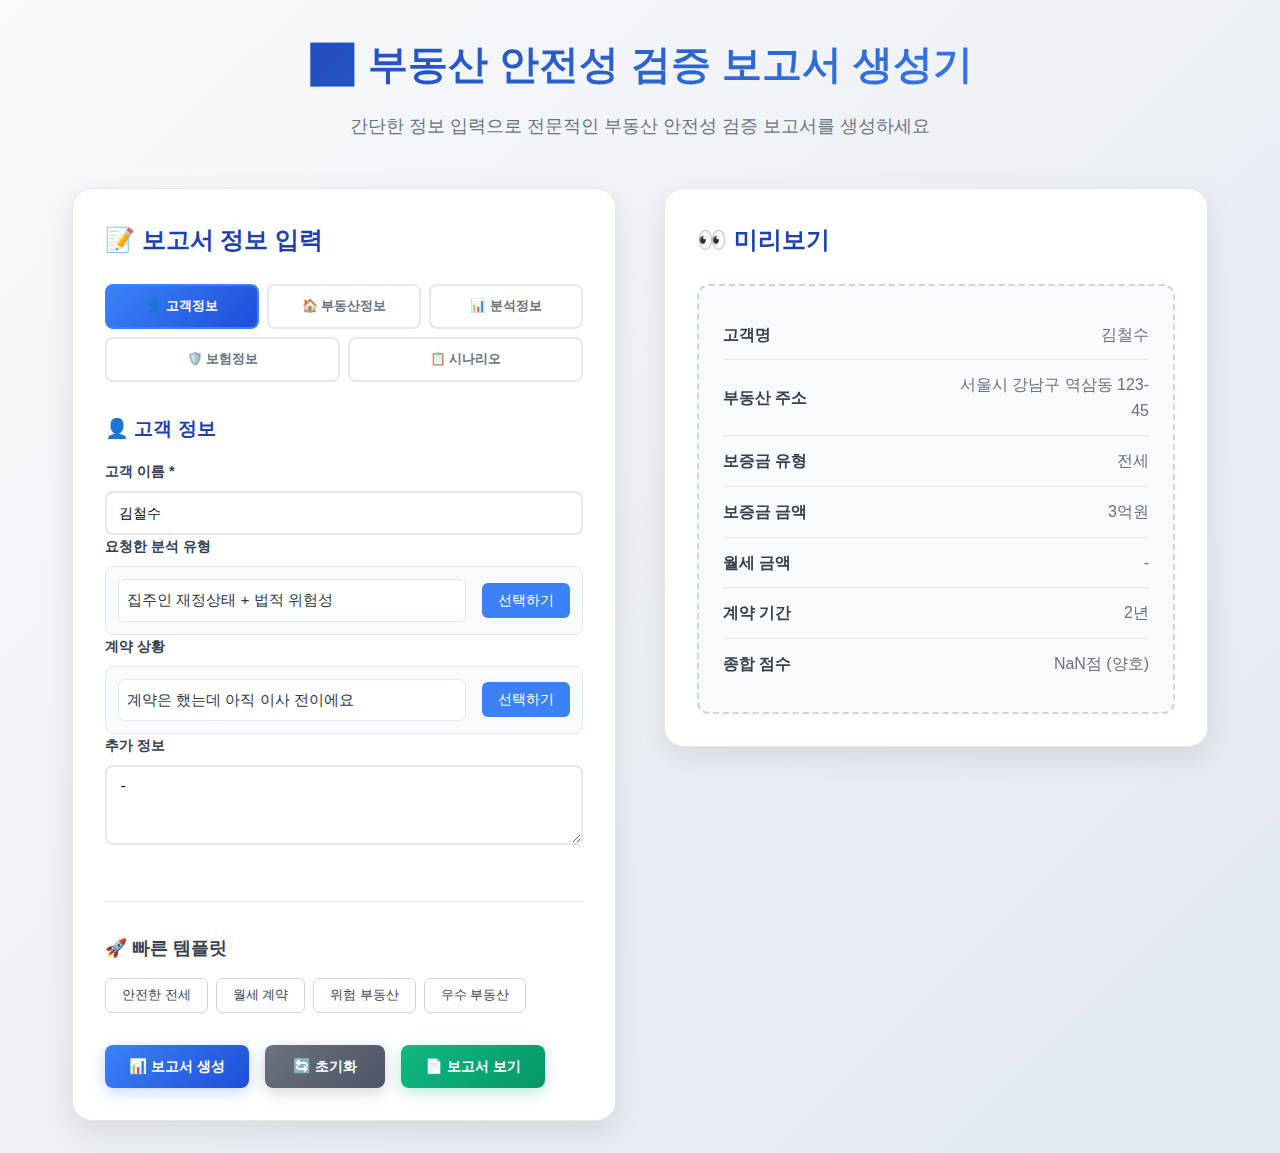
<file: report-generator.html>
<!DOCTYPE html>
<html lang="ko">
<head>
    <meta charset="UTF-8">
    <meta name="viewport" content="width=device-width, initial-scale=1.0">
    <title>부동산 안전성 검증 보고서 생성기 - 보증지킴이</title>
    <link rel="stylesheet" href="css/report-generator-styles.css">
</head>
<body>
    <div class="container">
        <!-- 헤더 -->
        <div class="header">
            <h1>📊 부동산 안전성 검증 보고서 생성기</h1>
            <p>간단한 정보 입력으로 전문적인 부동산 안전성 검증 보고서를 생성하세요</p>
        </div>

        <!-- 메인 콘텐츠 -->
        <div class="main-content">
            <!-- 입력 폼 섹션 -->
            <div class="form-section">
                <h2>📝 보고서 정보 입력</h2>
                
                <!-- 섹션 네비게이션 -->
                <div class="section-navigation">
                    <button t ype="button" class="nav-btn active" onclick="showSection('customer')">👤 고객정보</button>
                    <button type="button" class="nav-btn" onclick="showSection('property')">🏠 부동산정보</button>
                    <button type="button" class="nav-btn" onclick="showSection('analysis')">📊 분석정보</button>
                    <button type="button" class="nav-btn" onclick="showSection('insurance')">🛡️ 보험정보</button>
                    <button type="button" class="nav-btn" onclick="showSection('scenario')">📋 시나리오</button>
                </div>
                
                <form id="reportForm" class="form-grid">
                    <!-- 고객 정보 섹션 -->
                    <div class="section-content active" id="customer-section">
                        <h3>👤 고객 정보</h3>
                        <div class="form-group">
                            <label for="customerName">고객 이름 *</label>
                            <input type="text" id="customerName" placeholder="예: 김철수" value="김철수" required>
                        </div>

                        <div class="form-group">
                            <label for="requestedAnalysis">요청한 분석 유형</label>
                            <div class="analysis-type-selector">
                                <div class="selected-analysis" id="selectedAnalysis">집주인 재정상태 + 법적 위험성</div>
                                <button type="button" class="select-button" onclick="openAnalysisSelector()">선택하기</button>
                            </div>
                        </div>

                        <div class="form-group">
                            <label for="contractSituation">계약 상황</label>
                            <div class="selector-container">
                                <div class="selected-value" id="selectedContractSituation">계약은 했는데 아직 이사 전이에요</div>
                                <button type="button" class="select-button" onclick="openContractSituationSelector()">선택하기</button>
                            </div>
                        </div>

                        <div class="form-group">
                            <label for="additionalInfo">추가 정보</label>
                            <textarea id="additionalInfo" placeholder="특별한 요청사항이나 추가 정보를 입력하세요">-</textarea>
                        </div>
                    </div>

                    <!-- 부동산 정보 섹션 -->
                    <div class="section-content" id="property-section">
                        <h3>🏠 부동산 정보</h3>
                        <div class="form-group">
                            <label for="propertyAddress">부동산 주소 *</label>
                            <input type="text" id="propertyAddress" placeholder="예: 서울시 강남구 역삼동 123-45" value="서울시 강남구 역삼동 123-45" required>
                        </div>

                        <div class="form-group">
                            <label for="depositType">보증금 유형 *</label>
                            <div class="selector-container">
                                <div class="selected-value" id="selectedDepositType">전세</div>
                                <button type="button" class="select-button" onclick="openDepositTypeSelector()">선택하기</button>
                            </div>
                        </div>

                        <div class="form-group">
                            <label for="depositAmount">보증금 금액 *</label>
                            <input type="text" id="depositAmount" placeholder="예: 3억원, 1억 5천만원" value="3억원" required>
                            <div class="help-text">한글로 입력해주세요 (예: 3억원, 1억 5천만원)</div>
                        </div>

                        <div class="form-group">
                            <label for="monthlyRent">월세 금액</label>
                            <input type="text" id="monthlyRent" placeholder="예: 50만원 (전세면 -)" value="-">
                            <div class="help-text">월세/반전세인 경우에만 입력, 전세면 "-"</div>
                        </div>

                        <div class="form-group">
                            <label for="contractPeriod">계약 기간</label>
                            <div class="selector-container">
                                <div class="selected-value" id="selectedContractPeriod">2년</div>
                                <button type="button" class="select-button" onclick="openContractPeriodSelector()">선택하기</button>
                            </div>
                        </div>
                    </div>

                    <!-- 분석 정보 섹션 -->
                    <div class="section-content" id="analysis-section">
                        <h3>📊 분석 정보</h3>
                        <div class="score-input-group">
                            <div class="form-group">
                                <label for="legalScore">법적 안전성 점수 *</label>
                                <input type="number" id="legalScore" placeholder="0-100" value="90" min="0" max="100" required>
                            </div>
                            <div class="form-group">
                                <label for="financialScore">금융 안전성 점수 *</label>
                                <input type="number" id="financialScore" placeholder="0-100" value="85" min="0" max="100" required>
                            </div>
                        </div>
                        
                        <div class="score-input-group">
                            <div class="form-group">
                                <label for="totalScore">종합 점수 (자동계산)</label>
                                <input type="number" id="totalScore" placeholder="자동계산" readonly>
                            </div>
                            <div class="form-group">
                                <label for="scoreLabel">점수 등급 (자동계산)</label>
                                <select id="scoreLabel" disabled>
                                    <option value="우수">우수 (90-100)</option>
                                    <option value="양호" selected>양호 (80-89)</option>
                                    <option value="보통">보통 (70-79)</option>
                                    <option value="주의">주의 (50-69)</option>
                                    <option value="위험">위험 (0-49)</option>
                                </select>
                            </div>
                        </div>
                    </div>

                    <!-- 보험 정보 섹션 -->
                    <div class="section-content" id="insurance-section">
                        <h3>🛡️ 보험 정보</h3>
                        <div class="form-group">
                            <label for="insuranceAvailable">보험 가입 가능 여부</label>
                            <div class="selector-container">
                                <div class="selected-value" id="selectedInsuranceAvailable">가입 가능</div>
                                <button type="button" class="select-button" onclick="openInsuranceSelector()">선택하기</button>
                            </div>
                        </div>

                        <div class="form-group">
                            <label for="insurancePremium">월 보험료</label>
                            <input type="text" id="insurancePremium" placeholder="예: 3만원" value="3만원">
                        </div>

                        <div class="form-group">
                            <label for="insuranceLimit">보장 한도</label>
                            <input type="text" id="insuranceLimit" placeholder="예: 최대 3억원" value="최대 3억원">
                        </div>

                        <div class="form-group">
                            <label for="recommendedInsurance">추천 보험사</label>
                            <input type="text" id="recommendedInsurance" placeholder="예: DB손해보험, 현대해상" value="DB손해보험, 현대해상">
                        </div>

                        <div class="form-group">
                            <label for="loanAvailable">전세대출 가능 여부</label>
                            <div class="selector-container">
                                <div class="selected-value" id="selectedLoanAvailable">대출 가능</div>
                                <button type="button" class="select-button" onclick="openLoanSelector()">선택하기</button>
                            </div>
                        </div>

                        <div class="form-group">
                            <label for="loanLimit">대출 한도</label>
                            <input type="text" id="loanLimit" placeholder="예: 2.4억원" value="2.4억원">
                        </div>

                        <div class="form-group">
                            <label for="recommendedBank">추천 은행</label>
                            <input type="text" id="recommendedBank" placeholder="예: 국민은행, 신한은행" value="국민은행, 신한은행">
                        </div>
                    </div>

                    <!-- 시나리오 선택 섹션 -->
                    <div class="section-content" id="scenario-section">
                        <h3>📋 시나리오 선택</h3>
                        <p class="section-description">보고서에 포함할 시나리오를 선택하세요</p>
                        
                        <div class="scenario-checkboxes">
                            <div class="checkbox-group">
                                <input type="checkbox" id="scenarioAuction" checked>
                                <label for="scenarioAuction">경매 상황</label>
                                <span class="checkbox-desc">경매 발생 시 예상되는 상황과 손실 분석</span>
                            </div>
                            
                            <div class="checkbox-group">
                                <input type="checkbox" id="scenarioFraud" checked onchange="toggleFraudDetails()">
                                <label for="scenarioFraud">전세사기</label>
                                <span class="checkbox-desc">이런 전세사기들이 있어요</span>
                                <button type="button" class="detail-toggle-btn" onclick="toggleFraudDetails()" id="fraudDetailBtn">세부선택</button>
                                
                                <div class="fraud-details" id="fraudDetails" style="display: none;">
                                    <div class="fraud-sub-checkboxes">
                                        <div class="sub-checkbox-group">
                                            <input type="checkbox" id="fraudDoubleContract" checked>
                                            <label for="fraudDoubleContract">이중계약 사기</label>
                                            <span class="sub-desc">같은 집을 여러 명에게 계약</span>
                                        </div>
                                        <div class="sub-checkbox-group">
                                            <input type="checkbox" id="fraudFakeOwner" checked>
                                            <label for="fraudFakeOwner">가짜 집주인 사기</label>
                                            <span class="sub-desc">실제 집주인이 아닌 사람이 계약</span>
                                        </div>
                                        <div class="sub-checkbox-group">
                                            <input type="checkbox" id="fraudMortgage" checked>
                                            <label for="fraudMortgage">저당권 설정 사기</label>
                                            <span class="sub-desc">보증금보다 높은 저당권 설정</span>
                                        </div>
                                        <div class="sub-checkbox-group">
                                            <input type="checkbox" id="fraudAuction" checked>
                                            <label for="fraudAuction">경매 예정 사기</label>
                                            <span class="sub-desc">경매 예정인 집을 계약</span>
                                        </div>
                                        <div class="sub-checkbox-group">
                                            <input type="checkbox" id="fraudDocument" checked>
                                            <label for="fraudDocument">서류 위조 사기</label>
                                            <span class="sub-desc">등기부등본 등 서류 위조</span>
                                        </div>
                                        <div class="sub-checkbox-group">
                                            <input type="checkbox" id="fraudDeposit" checked>
                                            <label for="fraudDeposit">보증금 횡령 사기</label>
                                            <span class="sub-desc">보증금을 다른 용도로 사용</span>
                                        </div>
                                        <div class="sub-checkbox-group">
                                            <input type="checkbox" id="fraudEviction" checked>
                                            <label for="fraudEviction">강제퇴거 사기</label>
                                            <span class="sub-desc">계약 기간 중 강제로 퇴거 요구</span>
                                        </div>
                                        <div class="sub-checkbox-group">
                                            <input type="checkbox" id="fraudRent" checked>
                                            <label for="fraudRent">월세 요구 사기</label>
                                            <span class="sub-desc">전세인데 월세를 요구</span>
                                        </div>
                                    </div>
                                </div>
                            </div>
                            
                            <div class="checkbox-group">
                                <input type="checkbox" id="scenarioContact" checked>
                                <label for="scenarioContact">집주인 연락 두절</label>
                                <span class="checkbox-desc">갑자기 연락이 안 될 때</span>
                            </div>
                            
                            <div class="checkbox-group">
                                <input type="checkbox" id="scenarioPrice" checked>
                                <label for="scenarioPrice">저렴한 매물</label>
                                <span class="checkbox-desc">너무 싸게 나온 집일 때</span>
                            </div>
                            
                            <div class="checkbox-group">
                                <input type="checkbox" id="scenarioContract" checked>
                                <label for="scenarioContract">계약서 이상 조항</label>
                                <span class="checkbox-desc">이상한 조건이 있을 때</span>
                            </div>
                            
                            <div class="checkbox-group">
                                <input type="checkbox" id="scenarioCredit" checked>
                                <label for="scenarioCredit">집주인 신용도</label>
                                <span class="checkbox-desc">집주인 재정상태가 불안할 때</span>
                            </div>
                            
                            <div class="checkbox-group">
                                <input type="checkbox" id="scenarioTips" checked>
                                <label for="scenarioTips">추가 팁</label>
                                <span class="checkbox-desc">더 안전하게 하려면</span>
                            </div>
                        </div>
                    </div>

                    <!-- 빠른 템플릿 -->
                    <div class="quick-templates">
                        <h3>🚀 빠른 템플릿</h3>
                        <div class="template-buttons">
                            <button type="button" class="btn-template" onclick="loadTemplate('safe')">안전한 전세</button>
                            <button type="button" class="btn-template" onclick="loadTemplate('monthly')">월세 계약</button>
                            <button type="button" class="btn-template" onclick="loadTemplate('risky')">위험 부동산</button>
                            <button type="button" class="btn-template" onclick="loadTemplate('excellent')">우수 부동산</button>
                        </div>
                    </div>
                </form>

                <!-- 액션 버튼들 -->
                <div class="form-actions">
                    <button type="button" class="btn btn-primary" onclick="generateReport()">
                        📊 보고서 생성
                    </button>
                    <button type="button" class="btn btn-secondary" onclick="resetForm()">
                        🔄 초기화
                    </button>
                    <button type="button" class="btn btn-success" onclick="openReport()">
                        📄 보고서 보기
                    </button>
                </div>
            </div>

            <!-- 미리보기 섹션 -->
            <div class="preview-section">
                <h2>👀 미리보기</h2>
                <div class="preview-content">
                    <div class="preview-placeholder" id="previewPlaceholder">
                        📝 정보를 입력하고<br>
                        "보고서 생성" 버튼을 클릭하면<br>
                        미리보기가 표시됩니다
                    </div>
                    <div class="preview-data" id="previewData">
                        <!-- 미리보기 데이터가 여기에 표시됩니다 -->
                    </div>
                </div>
            </div>
        </div>
    </div>

    <!-- 분석 유형 선택 팝업 -->
    <div class="analysis-selector-popup" id="analysisSelectorPopup">
        <div class="popup-content">
            <div class="popup-header">
                <h3>분석 유형 선택</h3>
                <button class="close-button" onclick="closeAnalysisSelector()">×</button>
            </div>
            <div class="analysis-options">
                <div class="analysis-option" onclick="selectAnalysis('집주인 재정상태 + 법적 위험성')">
                    <div class="option-icon">💰⚖️</div>
                    <div class="option-text">
                        <div class="option-title">집주인 재정상태 + 법적 위험성</div>
                        <div class="option-desc">집주인의 재정상태와 법적 리스크를 종합 분석</div>
                    </div>
                </div>
                <div class="analysis-option" onclick="selectAnalysis('부동산 시세 + 투자 가치')">
                    <div class="option-icon">📈🏠</div>
                    <div class="option-text">
                        <div class="option-title">부동산 시세 + 투자 가치</div>
                        <div class="option-desc">현재 시세와 향후 투자 가치를 분석</div>
                    </div>
                </div>
                <div class="analysis-option" onclick="selectAnalysis('계약서 검토 + 권리분석')">
                    <div class="option-icon">📋🔍</div>
                    <div class="option-text">
                        <div class="option-title">계약서 검토 + 권리분석</div>
                        <div class="option-desc">계약서 내용과 임차인 권리를 상세 분석</div>
                    </div>
                </div>
                <div class="analysis-option" onclick="selectAnalysis('전체 종합 분석')">
                    <div class="option-icon">🎯📊</div>
                    <div class="option-text">
                        <div class="option-title">전체 종합 분석</div>
                        <div class="option-desc">모든 항목을 포함한 종합적인 분석</div>
                    </div>
                </div>
                <div class="analysis-option" onclick="selectAnalysis('긴급 위험성 검토')">
                    <div class="option-icon">⚠️🚨</div>
                    <div class="option-text">
                        <div class="option-title">긴급 위험성 검토</div>
                        <div class="option-desc">즉시 확인이 필요한 위험 요소들을 우선 분석</div>
                    </div>
                </div>
            </div>
        </div>
    </div>

    <!-- 보증금 유형 선택 팝업 -->
    <div class="selector-popup" id="depositTypeSelectorPopup">
        <div class="popup-content">
            <div class="popup-header">
                <h3>보증금 유형 선택</h3>
                <button class="close-button" onclick="closeDepositTypeSelector()">×</button>
            </div>
            <div class="selector-options">
                <div class="selector-option" onclick="selectDepositType('전세')">
                    <div class="option-icon">🏠</div>
                    <div class="option-text">
                        <div class="option-title">전세</div>
                        <div class="option-desc">보증금만 지불하고 월세 없음</div>
                    </div>
                </div>
                <div class="selector-option" onclick="selectDepositType('월세')">
                    <div class="option-icon">💰</div>
                    <div class="option-text">
                        <div class="option-title">월세</div>
                        <div class="option-desc">보증금 + 매월 월세 지불</div>
                    </div>
                </div>
                <div class="selector-option" onclick="selectDepositType('반전세')">
                    <div class="option-icon">🔄</div>
                    <div class="option-text">
                        <div class="option-title">반전세</div>
                        <div class="option-desc">보증금의 일부만 지불하고 월세 지불</div>
                    </div>
                </div>
            </div>
        </div>
    </div>

    <!-- 계약 기간 선택 팝업 -->
    <div class="selector-popup" id="contractPeriodSelectorPopup">
        <div class="popup-content">
            <div class="popup-header">
                <h3>계약 기간 선택</h3>
                <button class="close-button" onclick="closeContractPeriodSelector()">×</button>
            </div>
            <div class="selector-options">
                <div class="selector-option" onclick="selectContractPeriod('6개월')">
                    <div class="option-icon">📅</div>
                    <div class="option-text">
                        <div class="option-title">6개월</div>
                        <div class="option-desc">단기 계약</div>
                    </div>
                </div>
                <div class="selector-option" onclick="selectContractPeriod('1년')">
                    <div class="option-icon">📆</div>
                    <div class="option-text">
                        <div class="option-title">1년</div>
                        <div class="option-desc">일반적인 계약 기간</div>
                    </div>
                </div>
                <div class="selector-option" onclick="selectContractPeriod('2년')">
                    <div class="option-icon">🗓️</div>
                    <div class="option-text">
                        <div class="option-title">2년</div>
                        <div class="option-desc">장기 계약 (권장)</div>
                    </div>
                </div>
            </div>
        </div>
    </div>

    <!-- 보험 가입 가능 여부 선택 팝업 -->
    <div class="selector-popup" id="insuranceSelectorPopup">
        <div class="popup-content">
            <div class="popup-header">
                <h3>보험 가입 가능 여부</h3>
                <button class="close-button" onclick="closeInsuranceSelector()">×</button>
            </div>
            <div class="selector-options">
                <div class="selector-option" onclick="selectInsurance('가입 가능')">
                    <div class="option-icon">✅</div>
                    <div class="option-text">
                        <div class="option-title">가입 가능</div>
                        <div class="option-desc">전세보증보험 가입 가능</div>
                    </div>
                </div>
                <div class="selector-option" onclick="selectInsurance('가입 불가')">
                    <div class="option-icon">❌</div>
                    <div class="option-text">
                        <div class="option-title">가입 불가</div>
                        <div class="option-desc">보험 가입 조건 미충족</div>
                    </div>
                </div>
                <div class="selector-option" onclick="selectInsurance('조건부 가입')">
                    <div class="option-icon">⚠️</div>
                    <div class="option-text">
                        <div class="option-title">조건부 가입</div>
                        <div class="option-desc">특정 조건 하에 가입 가능</div>
                    </div>
                </div>
            </div>
        </div>
    </div>

    <!-- 전세대출 가능 여부 선택 팝업 -->
    <div class="selector-popup" id="loanSelectorPopup">
        <div class="popup-content">
            <div class="popup-header">
                <h3>전세대출 가능 여부</h3>
                <button class="close-button" onclick="closeLoanSelector()">×</button>
            </div>
            <div class="selector-options">
                <div class="selector-option" onclick="selectLoan('대출 가능')">
                    <div class="option-icon">🏦</div>
                    <div class="option-text">
                        <div class="option-title">대출 가능</div>
                        <div class="option-desc">전세대출 신청 가능</div>
                    </div>
                </div>
                <div class="selector-option" onclick="selectLoan('대출 불가')">
                    <div class="option-icon">🚫</div>
                    <div class="option-text">
                        <div class="option-title">대출 불가</div>
                        <div class="option-desc">대출 조건 미충족</div>
                    </div>
                </div>
                <div class="selector-option" onclick="selectLoan('조건부 대출')">
                    <div class="option-icon">📋</div>
                    <div class="option-text">
                        <div class="option-title">조건부 대출</div>
                        <div class="option-desc">특정 조건 하에 대출 가능</div>
                    </div>
                </div>
            </div>
        </div>
    </div>

    <!-- 계약 상황 선택 팝업 -->
    <div class="selector-popup" id="contractSituationSelectorPopup">
        <div class="popup-content">
            <div class="popup-header">
                <h3>계약 상황 선택</h3>
                <button class="close-button" onclick="closeContractSituationSelector()">×</button>
            </div>
            <div class="selector-options">
                <div class="selector-option" onclick="selectContractSituation('계약은 했는데 아직 이사 전이에요')">
                    <div class="option-icon">📋</div>
                    <div class="option-text">
                        <div class="option-title">계약은 했는데 아직 이사 전이에요</div>
                        <div class="option-desc">계약 체결 후 이사 준비 중</div>
                    </div>
                </div>
                <div class="selector-option" onclick="selectContractSituation('계약하고 싶은 집이 있어요')">
                    <div class="option-icon">🔍</div>
                    <div class="option-text">
                        <div class="option-title">계약하고 싶은 집이 있어요</div>
                        <div class="option-desc">계약 전 분석 요청</div>
                    </div>
                </div>
                <div class="selector-option" onclick="selectContractSituation('현재 거주 중이에요')">
                    <div class="option-icon">🏠</div>
                    <div class="option-text">
                        <div class="option-title">현재 거주 중이에요</div>
                        <div class="option-desc">이미 거주 중인 부동산 분석</div>
                    </div>
                </div>
                <div class="selector-option" onclick="selectContractSituation('둘러보기만 했어요')">
                    <div class="option-icon">👀</div>
                    <div class="option-text">
                        <div class="option-title">둘러보기만 했어요</div>
                        <div class="option-desc">부동산 확인 후 분석 요청</div>
                    </div>
                </div>
            </div>
        </div>
    </div>

    <script>
        /**
         * ========================================
         * 보고서 생성기 JavaScript
         * ========================================
         */

        // 분석 유형 선택 팝업 관련 함수들
        function openAnalysisSelector() {
            document.getElementById('analysisSelectorPopup').style.display = 'flex';
        }

        function closeAnalysisSelector() {
            document.getElementById('analysisSelectorPopup').style.display = 'none';
        }

        function selectAnalysis(analysisType) {
            document.getElementById('selectedAnalysis').textContent = analysisType;
            closeAnalysisSelector();
        }

        // 팝업 외부 클릭 시 닫기
        document.addEventListener('click', function(event) {
            const popup = document.getElementById('analysisSelectorPopup');
            if (event.target === popup) {
                closeAnalysisSelector();
            }
        });

        // 보증금 유형 선택 관련 함수들
        function openDepositTypeSelector() {
            document.getElementById('depositTypeSelectorPopup').style.display = 'flex';
        }

        function closeDepositTypeSelector() {
            document.getElementById('depositTypeSelectorPopup').style.display = 'none';
        }

        function selectDepositType(depositType) {
            document.getElementById('selectedDepositType').textContent = depositType;
            closeDepositTypeSelector();
        }

        // 계약 기간 선택 관련 함수들
        function openContractPeriodSelector() {
            document.getElementById('contractPeriodSelectorPopup').style.display = 'flex';
        }

        function closeContractPeriodSelector() {
            document.getElementById('contractPeriodSelectorPopup').style.display = 'none';
        }

        function selectContractPeriod(contractPeriod) {
            document.getElementById('selectedContractPeriod').textContent = contractPeriod;
            closeContractPeriodSelector();
        }

        // 보험 가입 가능 여부 선택 관련 함수들
        function openInsuranceSelector() {
            document.getElementById('insuranceSelectorPopup').style.display = 'flex';
        }

        function closeInsuranceSelector() {
            document.getElementById('insuranceSelectorPopup').style.display = 'none';
        }

        function selectInsurance(insuranceStatus) {
            document.getElementById('selectedInsuranceAvailable').textContent = insuranceStatus;
            closeInsuranceSelector();
        }

        // 전세대출 가능 여부 선택 관련 함수들
        function openLoanSelector() {
            document.getElementById('loanSelectorPopup').style.display = 'flex';
        }

        function closeLoanSelector() {
            document.getElementById('loanSelectorPopup').style.display = 'none';
        }

        function selectLoan(loanStatus) {
            document.getElementById('selectedLoanAvailable').textContent = loanStatus;
            closeLoanSelector();
        }

        // 계약 상황 선택 관련 함수들
        function openContractSituationSelector() {
            document.getElementById('contractSituationSelectorPopup').style.display = 'flex';
        }

        function closeContractSituationSelector() {
            document.getElementById('contractSituationSelectorPopup').style.display = 'none';
        }

        function selectContractSituation(contractSituation) {
            document.getElementById('selectedContractSituation').textContent = contractSituation;
            closeContractSituationSelector();
        }

        // 모든 팝업 외부 클릭 시 닫기
        document.addEventListener('click', function(event) {
            const popups = [
                'analysisSelectorPopup',
                'depositTypeSelectorPopup', 
                'contractPeriodSelectorPopup',
                'insuranceSelectorPopup',
                'loanSelectorPopup',
                'contractSituationSelectorPopup'
            ];
            
            popups.forEach(popupId => {
                const popup = document.getElementById(popupId);
                if (event.target === popup) {
                    popup.style.display = 'none';
                }
            });
        });

        // 전세사기 세부 항목 토글 함수
        function toggleFraudDetails() {
            const fraudDetails = document.getElementById('fraudDetails');
            const fraudDetailBtn = document.getElementById('fraudDetailBtn');
            const isVisible = fraudDetails.style.display !== 'none';
            
            if (isVisible) {
                fraudDetails.style.display = 'none';
                fraudDetailBtn.textContent = '세부선택';
            } else {
                fraudDetails.style.display = 'block';
                fraudDetailBtn.textContent = '접기';
            }
        }

        // 법적 안전성과 금융 안전성 점수 입력 시 자동으로 종합 점수와 등급 계산
        function calculateTotalScore() {
            const legalScore = parseInt(document.getElementById('legalScore').value) || 0;
            const financialScore = parseInt(document.getElementById('financialScore').value) || 0;
            
            // 평균 점수 계산 (소수점 첫째자리까지 반올림)
            const averageScore = Math.round(((legalScore + financialScore) / 2) * 10) / 10;
            
            // 종합 점수 업데이트
            document.getElementById('totalScore').value = averageScore;
            
            // 점수 등급 자동 설정
            const scoreLabel = document.getElementById('scoreLabel');
            if (averageScore >= 90) scoreLabel.value = '우수';
            else if (averageScore >= 80) scoreLabel.value = '양호';
            else if (averageScore >= 70) scoreLabel.value = '보통';
            else if (averageScore >= 50) scoreLabel.value = '주의';
            else if (averageScore >= 0) scoreLabel.value = '위험';
            
            updatePreview();
        }

        // 법적 안전성과 금융 안전성 점수 입력 이벤트
        document.getElementById('legalScore').addEventListener('input', calculateTotalScore);
        document.getElementById('financialScore').addEventListener('input', calculateTotalScore);

        /**
         * 섹션 전환 함수
         */
        function showSection(sectionId) {
            // 모든 섹션 숨기기
            document.querySelectorAll('.section-content').forEach(section => {
                section.classList.remove('active');
            });
            
            // 모든 네비게이션 버튼 비활성화
            document.querySelectorAll('.nav-btn').forEach(btn => {
                btn.classList.remove('active');
            });
            
            // 선택된 섹션 표시
            const targetSection = document.getElementById(sectionId + '-section');
            if (targetSection) {
                targetSection.classList.add('active');
            }
            
            // 선택된 버튼 활성화
            const targetButton = event.target;
            if (targetButton) {
                targetButton.classList.add('active');
            }
        }

        // 모든 입력 필드에 실시간 미리보기 업데이트 이벤트 추가
        document.querySelectorAll('#reportForm input, #reportForm select, #reportForm textarea').forEach(input => {
            input.addEventListener('input', updatePreview);
        });

        /**
         * 미리보기 업데이트
         */
        function updatePreview() {
            const formData = getFormData();
            const previewPlaceholder = document.getElementById('previewPlaceholder');
            const previewData = document.getElementById('previewData');
            
            if (formData.customerName && formData.propertyAddress && formData.depositAmount) {
                previewPlaceholder.style.display = 'none';
                previewData.style.display = 'block';
                
                previewData.innerHTML = `
                    <div class="preview-item">
                        <span class="preview-label">고객명</span>
                        <span class="preview-value">${formData.customerName}</span>
                    </div>
                    <div class="preview-item">
                        <span class="preview-label">부동산 주소</span>
                        <span class="preview-value">${formData.propertyAddress}</span>
                    </div>
                    <div class="preview-item">
                        <span class="preview-label">보증금 유형</span>
                        <span class="preview-value">${formData.depositType}</span>
                    </div>
                    <div class="preview-item">
                        <span class="preview-label">보증금 금액</span>
                        <span class="preview-value">${formData.depositAmount}</span>
                    </div>
                    <div class="preview-item">
                        <span class="preview-label">월세 금액</span>
                        <span class="preview-value">${formData.monthlyRent}</span>
                    </div>
                    <div class="preview-item">
                        <span class="preview-label">계약 기간</span>
                        <span class="preview-value">${formData.contractPeriod}</span>
                    </div>
                    <div class="preview-item">
                        <span class="preview-label">종합 점수</span>
                        <span class="preview-value">${formData.totalScore}점 (${formData.scoreLabel})</span>
                    </div>
                `;
            } else {
                previewPlaceholder.style.display = 'block';
                previewData.style.display = 'none';
            }
        }

        /**
         * 폼 데이터 수집
         */
        function getFormData() {
            return {
                customerName: document.getElementById('customerName').value,
                propertyAddress: document.getElementById('propertyAddress').value,
                depositType: document.getElementById('selectedDepositType').textContent,
                depositAmount: document.getElementById('depositAmount').value,
                monthlyRent: document.getElementById('monthlyRent').value,
                contractPeriod: document.getElementById('selectedContractPeriod').textContent,
                legalScore: parseInt(document.getElementById('legalScore').value),
                financialScore: parseInt(document.getElementById('financialScore').value),
                totalScore: parseFloat(document.getElementById('totalScore').value),
                scoreLabel: document.getElementById('scoreLabel').value,
                requestedAnalysis: document.getElementById('selectedAnalysis').textContent,
                contractSituation: document.getElementById('selectedContractSituation').textContent,
                additionalInfo: document.getElementById('additionalInfo').value,
                insuranceAvailable: document.getElementById('selectedInsuranceAvailable').textContent,
                insurancePremium: document.getElementById('insurancePremium').value,
                insuranceLimit: document.getElementById('insuranceLimit').value,
                recommendedInsurance: document.getElementById('recommendedInsurance').value,
                loanAvailable: document.getElementById('selectedLoanAvailable').textContent,
                loanLimit: document.getElementById('loanLimit').value,
                recommendedBank: document.getElementById('recommendedBank').value,
                scenarioAuction: document.getElementById('scenarioAuction').checked,
                scenarioFraud: document.getElementById('scenarioFraud').checked,
                scenarioContact: document.getElementById('scenarioContact').checked,
                scenarioPrice: document.getElementById('scenarioPrice').checked,
                scenarioContract: document.getElementById('scenarioContract').checked,
                scenarioCredit: document.getElementById('scenarioCredit').checked,
                // 전세사기 세부 항목들
                fraudDoubleContract: document.getElementById('fraudDoubleContract').checked,
                fraudFakeOwner: document.getElementById('fraudFakeOwner').checked,
                fraudMortgage: document.getElementById('fraudMortgage').checked,
                fraudAuction: document.getElementById('fraudAuction').checked,
                fraudDocument: document.getElementById('fraudDocument').checked,
                fraudDeposit: document.getElementById('fraudDeposit').checked,
                fraudEviction: document.getElementById('fraudEviction').checked,
                fraudRent: document.getElementById('fraudRent').checked,
                scenarioTips: document.getElementById('scenarioTips').checked
            };
        }

        /**
         * 보고서 생성
         */
        function generateReport() {
            try {
                const formData = getFormData();
                
                // 필수 필드 검증
                if (!formData.customerName || !formData.propertyAddress || !formData.depositAmount) {
                    showNotification('❌ 필수 정보를 모두 입력해주세요.', 'error');
                    return;
                }

                // 점수에 따른 자동 설명 생성
                formData.scoreDescription = generateScoreDescription(formData.totalScore, formData.scoreLabel);

                // localStorage에 데이터 저장
                localStorage.setItem('reportData', JSON.stringify(formData));
                
                // 새로운 HTML 파일 생성
                generateNewHTMLFile(formData);
                
                showNotification('✅ 보고서가 성공적으로 생성되었습니다!', 'success');
                
                // 1초 후 보고서 페이지로 이동
                setTimeout(() => {
                    window.open('report-template.html', '_blank');
                }, 1000);

            } catch (error) {
                console.error('보고서 생성 중 오류:', error);
                showNotification('❌ 보고서 생성 중 오류가 발생했습니다.', 'error');
            }
        }

        /**
         * 새로운 HTML 파일 생성
         */
        function generateNewHTMLFile(formData) {
            try {
                // 파일명 생성 (고객명_날짜시간)
                const now = new Date();
                const timestamp = now.toISOString().replace(/[:.]/g, '-').slice(0, 19);
                const fileName = `${formData.customerName}_${timestamp}.html`;
                
                // HTML 템플릿 생성
                const htmlContent = generateHTMLTemplate(formData);
                
                // Blob 생성 및 다운로드
                const blob = new Blob([htmlContent], { type: 'text/html;charset=utf-8' });
                const url = URL.createObjectURL(blob);
                
                // 다운로드 링크 생성
                const downloadLink = document.createElement('a');
                downloadLink.href = url;
                downloadLink.download = fileName;
                downloadLink.style.display = 'none';
                
                // 다운로드 실행
                document.body.appendChild(downloadLink);
                downloadLink.click();
                document.body.removeChild(downloadLink);
                
                // URL 해제
                URL.revokeObjectURL(url);
                
                console.log(`✅ 새로운 HTML 파일 생성 완료: ${fileName}`);
                
            } catch (error) {
                console.error('❌ HTML 파일 생성 중 오류:', error);
                throw error;
            }
        }

        /**
         * HTML 템플릿 생성
         */
        function generateHTMLTemplate(formData) {
            const htmlTemplate = `<!DOCTYPE html>
<html lang="ko">
<head>
    <meta charset="UTF-8">
    <meta name="viewport" content="width=device-width, initial-scale=1.0">
    <title>부동산 안전성 검증 보고서 - ${formData.customerName}</title>
    <style>
        * {
            margin: 0;
            padding: 0;
            box-sizing: border-box;
        }

        body {
            font-family: 'Pretendard', -apple-system, BlinkMacSystemFont, 'Segoe UI', 'Noto Sans KR', sans-serif;
            line-height: 1.6;
            color: #1a202c;
            background: #ffffff;
            margin: 0;
            padding: 0;
            position: relative;
            font-weight: 400;
            letter-spacing: -0.01em;
        }

        .report-container {
            max-width: 402px;
            margin: 0 auto;
            background: #ffffff;
            box-shadow: 0 2px 10px rgba(0,0,0,0.05);
            border: 1px solid #f3f4f6;
            min-height: 100vh;
            display: flex;
            flex-direction: column;
        }

        /* 헤더 */
        .report-header {
            background: #f8fafc;
            color: #374151;
            padding: 0.5rem 1rem;
            border-bottom: 2px solid #e5e7eb;
        }

        .header-content {
            display: flex;
            align-items: center;
            justify-content: center;
            gap: 0.75rem;
        }

        .company-name {
            font-size: 1.5rem;
            font-weight: 800;
            margin: 0;
            color: #1e40af;
            letter-spacing: -0.02em;
        }

        .report-meta {
            background: #ffffff;
            padding: 1rem;
            border-bottom: 1px solid #f3f4f6;
        }

        .property-info-table {
            background: #ffffff;
            border-radius: 12px;
            box-shadow: 0 2px 8px rgba(0,0,0,0.06);
            border: 1px solid #e5e7eb;
            overflow: hidden;
            margin-bottom: 1.5rem;
            padding: 0;
            max-width: 100%;
            box-sizing: border-box;
            width: 100%;
            overflow-x: hidden;
        }

        .info-table {
            width: 100%;
            border-collapse: collapse;
            font-size: 0.75rem;
            table-layout: auto;
            max-width: 100%;
            box-sizing: border-box;
            word-wrap: break-word;
            overflow: hidden;
        }

        .table-header {
            background: linear-gradient(135deg, #1e40af 0%, #3b82f6 100%);
            color: white;
            font-size: 1rem;
            font-weight: 700;
            padding: 0.5rem;
            text-align: center;
            letter-spacing: -0.01em;
            width: 100%;
            border-radius: 12px 12px 0 0;
            display: block;
            margin: 0;
            box-sizing: border-box;
            max-width: 100%;
        }

        .info-label {
            background: #f8fafc;
            color: #6b7280;
            font-weight: 600;
            padding: 0.5rem 0.3rem;
            font-size: 0.75rem;
            letter-spacing: -0.01em;
            width: 25%;
            text-align: center;
            vertical-align: middle;
        }

        .info-value {
            background: #ffffff;
            color: #374151;
            font-weight: 600;
            padding: 0.5rem 0.3rem;
            font-size: 0.75rem;
            letter-spacing: -0.01em;
            text-align: center;
            vertical-align: middle;
            width: 25%;
            word-wrap: break-word;
        }

        /* 1열 행 스타일 (첫 번째와 마지막 행) */
        tr:first-child .info-value,
        tr:last-child .info-value {
            width: 100%;
            text-align: left;
            padding-left: 1rem;
        }

        /* colspan="3"가 적용된 셀 스타일 */
        .info-value[colspan="3"] {
            width: 100%;
            text-align: left;
            padding-left: 1rem;
            box-sizing: border-box;
        }

        /* 4열 행 스타일 (보증금 유형 + 상세유형, 보증금 + 월세) */
        tr:nth-child(2) td,
        tr:nth-child(3) td {
            width: 25%;
            max-width: 25%;
            min-width: 25%;
            box-sizing: border-box;
            padding: 0.5rem 0.75rem;
            overflow: hidden;
            text-overflow: ellipsis;
            white-space: nowrap;
        }

        /* 4열 행에서 라벨과 값의 비율 조정 - 균일한 크기로 변경 */
        tr:nth-child(2) .info-label,
        tr:nth-child(3) .info-label {
            width: 25%;
            font-size: 0.75rem;
            text-align: center;
            padding: 0.5rem 0.3rem;
            max-width: 100%;
        }

        tr:nth-child(2) .info-value,
        tr:nth-child(3) .info-value {
            width: 25%;
            font-size: 0.75rem;
            text-align: center;
            padding: 0.5rem 0.3rem;
            max-width: 100%;
        }

        /* 호버 효과 */
        tr:hover .info-label {
            background: #f1f5f9;
        }

        tr:hover .info-value {
            background: #f8fafc;
        }

        /* 고객 개인화 정보 섹션 */
        .customer-info-section {
            background: linear-gradient(135deg, #f8fafc 0%, #f1f5f9 100%);
            padding: 1.5rem 1rem;
            border-bottom: 1px solid #e5e7eb;
        }

        .customer-header {
            text-align: center;
            margin-bottom: 1.5rem;
        }

        .customer-title {
            font-size: 1.3rem;
            font-weight: 800;
            color: #1e40af;
            margin: 0 0 0.5rem 0;
            letter-spacing: -0.02em;
        }

        .customer-subtitle {
            font-size: 0.9rem;
            color: #6b7280;
            margin: 0;
            font-weight: 500;
        }

        .customer-details {
            display: flex;
            flex-direction: column;
            gap: 0.75rem;
        }

        .detail-item {
            display: flex;
            justify-content: space-between;
            align-items: center;
            padding: 0.25rem 0.5rem;
            background: #ffffff;
            border-radius: 12px;
            border: 1px solid #e5e7eb;
            box-shadow: 0 1px 3px rgba(0,0,0,0.05);
        }

        .detail-label {
            font-size: 0.8rem;
            color: #6b7280;
            font-weight: 600;
            min-width: 100px;
            position: relative;
        }

        .detail-label::after {
            content: '';
            position: absolute;
            right: -0.5rem;
            top: 50%;
            transform: translateY(-50%);
            width: 1px;
            height: 60%;
            background: #e5e7eb;
        }

        .detail-value {
            font-size: 0.85rem;
            color: #374151;
            font-weight: 600;
            text-align: right;
            flex: 1;
            margin-left: 1rem;
        }

        /* 메인 콘텐츠 */
        .report-content {
            padding: 1rem;
            flex: 1;
        }

        /* 푸터 */
        .report-footer {
            background: #f8fafc;
            color: #374151;
            padding: 1rem 2rem;
            text-align: center;
            border-top: 2px solid #e5e7eb;
            margin-top: auto;
            margin-bottom: 4rem;
        }

        .footer-logo {
            font-size: 1rem;
            font-weight: 700;
            margin-bottom: 0.25rem;
            color: #1f2937;
        }

        .footer-info {
            font-size: 0.75rem;
            color: #6b7280;
            line-height: 1.4;
            margin: 0;
        }

        /* 인쇄 스타일 */
        @media print {
            body {
                background: white;
                padding: 0;
            }
            
            .report-container {
                box-shadow: none;
                max-width: none;
                border: none;
            }
            
            .report-header {
                background: #2d3748;
                -webkit-print-color-adjust: exact;
                print-color-adjust: exact;
            }
        }
    </style>
</head>
<body>
    <div class="report-container">
        <!-- 헤더 -->
        <div class="report-header">
            <div class="header-content">
                <div class="company-name">보증지킴이</div>
            </div>
        </div>

        <!-- 보고서 메타 정보 -->
        <div class="report-meta">
            <div class="property-info-table">
                <table class="info-table">
                    <thead>
                        <tr>
                            <th class="table-header">부동산 안전성 검증 보고서</th>
                        </tr>
                    </thead>
                    <tbody>
                        <tr>
                            <td class="info-label">고객명</td>
                            <td class="info-value" colspan="3">${formData.customerName || '-'}</td>
                        </tr>
                        <tr>
                            <td class="info-label">거래유형</td>
                            <td class="info-value">${formData.depositType || '-'}</td>
                            <td class="info-label">상세유형</td>
                            <td class="info-value">${formData.detailType || '-'}</td>
                        </tr>
                        <tr>
                            <td class="info-label">보증금</td>
                            <td class="info-value">${formData.depositAmount || '-'}</td>
                            <td class="info-label">월세</td>
                            <td class="info-value">${formData.monthlyRent || '-'}</td>
                        </tr>
                        <tr>
                            <td class="info-label">주소</td>
                            <td class="info-value" colspan="3">${formData.propertyAddress || '-'}</td>
                        </tr>
                        <tr>
                            <td class="info-label">상황</td>
                            <td class="info-value" colspan="3">${formData.additionalInfo || '-'}</td>
                        </tr>
                    </tbody>
                </table>
            </div>
        </div>

        <!-- 고객 개인화 정보 -->
        <div class="customer-info-section">
            <div class="customer-header">
                <h2 class="customer-title">📊 안전성 검증 결과</h2>
                <p class="customer-subtitle">종합 점수: ${formData.totalScore || 0}점 (${formData.scoreLabel || '평가중'})</p>
            </div>
            
            <div class="customer-details">
                <div class="detail-item">
                    <span class="detail-label">요청 분석</span>
                    <span class="detail-value">${formData.requestedAnalysis || '-'}</span>
                </div>
                <div class="detail-item">
                    <span class="detail-label">계약 기간</span>
                    <span class="detail-value">${formData.contractPeriod || '-'}</span>
                </div>
                <div class="detail-item">
                    <span class="detail-label">법적 안전성</span>
                    <span class="detail-value">${formData.legalScore || 0}점</span>
                </div>
                <div class="detail-item">
                    <span class="detail-label">금융 안전성</span>
                    <span class="detail-value">${formData.financialScore || 0}점</span>
                </div>
            </div>
        </div>

        <!-- 메인 콘텐츠 -->
        <div class="report-content">
            <div class="detail-item">
                <span class="detail-label">평가 설명</span>
                <span class="detail-value">${formData.scoreDescription || '평가 중입니다.'}</span>
            </div>
        </div>

        <!-- 푸터 -->
        <div class="report-footer">
            <div class="footer-logo">보증지킴이</div>
            <p class="footer-info">
                이 보고서는 보증지킴이에서 생성되었습니다.<br>
                생성일: ${new Date().toLocaleDateString('ko-KR')}<br>
                © 2024 보증지킴이. All rights reserved.
            </p>
        </div>
    </div>
</body>
</html>`;
            
            return htmlTemplate;
        }

        /**
         * 점수에 따른 설명 생성
         */
        function generateScoreDescription(score, label) {
            const descriptions = {
                '우수': '매우 안전한 거래가 가능한 우수한 부동산입니다. 신뢰할 수 있는 거래입니다.',
                '양호': '전반적으로 안전한 거래가 가능한 수준입니다. 일부 주의사항이 있으나 큰 문제는 없습니다.',
                '보통': '일반적인 수준의 안전성을 보이는 부동산입니다. 신중한 검토가 필요합니다.',
                '주의': '여러 주의사항이 발견되어 신중한 검토가 필요합니다. 추가 확인을 권장합니다.',
                '위험': '높은 위험 요소가 발견되었습니다. 전문가 상담을 강력히 권장합니다.'
            };
            return descriptions[label] || '분석 결과에 대한 상세한 설명입니다.';
        }

        /**
         * 폼 초기화
         */
        function resetForm() {
            document.getElementById('customerName').value = '김철수';
            document.getElementById('propertyAddress').value = '서울시 강남구 역삼동 123-45';
            document.getElementById('depositType').value = '전세';
            document.getElementById('depositAmount').value = '3억원';
            document.getElementById('monthlyRent').value = '-';
            document.getElementById('contractPeriod').value = '2년';
            document.getElementById('legalScore').value = '90';
            document.getElementById('financialScore').value = '85';
            document.getElementById('totalScore').value = '87.5';
            document.getElementById('scoreLabel').value = '양호';
            document.getElementById('selectedAnalysis').textContent = '집주인 재정상태 + 법적 위험성';
            document.getElementById('selectedContractSituation').textContent = '계약은 했는데 아직 이사 전이에요';
            document.getElementById('additionalInfo').value = '-';
            document.getElementById('insuranceAvailable').value = '가입 가능';
            document.getElementById('insurancePremium').value = '3만원';
            document.getElementById('insuranceLimit').value = '최대 3억원';
            document.getElementById('recommendedInsurance').value = 'DB손해보험, 현대해상';
            document.getElementById('loanAvailable').value = '대출 가능';
            document.getElementById('loanLimit').value = '2.4억원';
            document.getElementById('recommendedBank').value = '국민은행, 신한은행';
            
            // 시나리오 체크박스 초기화 (모두 체크)
            document.getElementById('scenarioAuction').checked = true;
            document.getElementById('scenarioFraud').checked = true;
            document.getElementById('scenarioContact').checked = true;
            document.getElementById('scenarioPrice').checked = true;
            document.getElementById('scenarioContract').checked = true;
            document.getElementById('scenarioCredit').checked = true;
            document.getElementById('scenarioTips').checked = true;
            
            calculateTotalScore();
            updatePreview();
            showNotification('🔄 폼이 초기화되었습니다.', 'info');
        }

        /**
         * 보고서 보기 (새 탭에서 열기)
         */
        function openReport() {
            window.open('report-template.html', '_blank');
        }

        /**
         * 빠른 템플릿 로드
         */
        function loadTemplate(type) {
            const templates = {
                'safe': {
                    customerName: '김철수',
                    propertyAddress: '서울시 강남구 역삼동 123-45',
                    depositType: '전세',
                    depositAmount: '3억원',
                    monthlyRent: '-',
                    contractPeriod: '2년',
                    legalScore: '90',
                    financialScore: '85',
                    requestedAnalysis: '집주인 재정상태 + 법적 위험성',
                    contractSituation: '계약은 했는데 아직 이사 전이에요',
                    additionalInfo: '-',
                    insuranceAvailable: '가입 가능',
                    insurancePremium: '3만원',
                    insuranceLimit: '최대 3억원',
                    recommendedInsurance: 'DB손해보험, 현대해상',
                    loanAvailable: '대출 가능',
                    loanLimit: '2.4억원',
                    recommendedBank: '국민은행, 신한은행',
                    scenarioAuction: true,
                    scenarioFraud: true,
                    scenarioContact: true,
                    scenarioPrice: true,
                    scenarioContract: true,
                    scenarioCredit: true,
                    scenarioTips: true
                },
                'monthly': {
                    customerName: '이영희',
                    propertyAddress: '서울시 서초구 서초동 456-78',
                    depositType: '월세',
                    depositAmount: '1억원',
                    monthlyRent: '80만원',
                    contractPeriod: '1년',
                    legalScore: '75',
                    financialScore: '80',
                    requestedAnalysis: '집주인 신용도 + 건물 안전성',
                    contractSituation: '계약하고 싶은 집이 있어요',
                    additionalInfo: '월세 계약입니다',
                    insuranceAvailable: '가입 가능',
                    insurancePremium: '2만원',
                    insuranceLimit: '최대 1억원',
                    recommendedInsurance: 'DB손해보험, 현대해상',
                    loanAvailable: '대출 가능',
                    loanLimit: '8천만원',
                    recommendedBank: '국민은행, 신한은행',
                    scenarioAuction: true,
                    scenarioFraud: true,
                    scenarioContact: true,
                    scenarioPrice: true,
                    scenarioContract: true,
                    scenarioCredit: true,
                    scenarioTips: true
                },
                'risky': {
                    customerName: '박민수',
                    propertyAddress: '서울시 마포구 홍대입구역 789-12',
                    depositType: '전세',
                    depositAmount: '5억원',
                    monthlyRent: '-',
                    contractPeriod: '2년',
                    legalScore: '60',
                    financialScore: '30',
                    requestedAnalysis: '집주인 재정상태 + 법적 위험성',
                    contractSituation: '계약은 했는데 아직 이사 전이에요',
                    additionalInfo: '위험 요소가 발견된 부동산',
                    insuranceAvailable: '조건부 가입',
                    insurancePremium: '5만원',
                    insuranceLimit: '최대 5억원',
                    recommendedInsurance: 'DB손해보험',
                    loanAvailable: '조건부 대출',
                    loanLimit: '3억원',
                    recommendedBank: '국민은행',
                    scenarioAuction: true,
                    scenarioFraud: true,
                    scenarioContact: true,
                    scenarioPrice: true,
                    scenarioContract: true,
                    scenarioCredit: true,
                    scenarioTips: true
                },
                'excellent': {
                    customerName: '이수진',
                    propertyAddress: '서울시 송파구 잠실동 345-67',
                    depositType: '전세',
                    depositAmount: '3억 5천만원',
                    monthlyRent: '-',
                    contractPeriod: '2년',
                    legalScore: '98',
                    financialScore: '95',
                    requestedAnalysis: '집주인 재정상태 + 법적 위험성',
                    contractSituation: '계약은 했는데 아직 이사 전이에요',
                    additionalInfo: '매우 안전한 부동산',
                    insuranceAvailable: '가입 가능',
                    insurancePremium: '2.5만원',
                    insuranceLimit: '최대 3.5억원',
                    recommendedInsurance: 'DB손해보험, 현대해상, 삼성화재',
                    loanAvailable: '대출 가능',
                    loanLimit: '2.8억원',
                    recommendedBank: '국민은행, 신한은행, 우리은행',
                    scenarioAuction: true,
                    scenarioFraud: true,
                    scenarioContact: true,
                    scenarioPrice: true,
                    scenarioContract: true,
                    scenarioCredit: true,
                    scenarioTips: true
                }
            };

            const template = templates[type];
            if (template) {
                Object.keys(template).forEach(key => {
                    const element = document.getElementById(key);
                    if (element) {
                        if (element.type === 'checkbox') {
                            element.checked = template[key];
                        } else {
                            element.value = template[key];
                        }
                    }
                });
                calculateTotalScore();
                updatePreview();
                showNotification(`📋 ${type === 'safe' ? '안전한 전세' : type === 'monthly' ? '월세 계약' : type === 'risky' ? '위험 부동산' : '우수 부동산'} 템플릿이 로드되었습니다.`, 'info');
            }
        }

        /**
         * 알림 표시
         */
        function showNotification(message, type = 'info') {
            // 기존 알림 제거
            const existingNotification = document.querySelector('.notification');
            if (existingNotification) {
                existingNotification.remove();
            }

            // 새 알림 생성
            const notification = document.createElement('div');
            notification.className = `notification ${type}`;
            notification.textContent = message;

            // DOM에 추가
            document.body.appendChild(notification);

            // 3초 후 자동 제거
            setTimeout(() => {
                if (notification.parentNode) {
                    notification.style.animation = 'slideOutRight 0.3s ease';
                    setTimeout(() => {
                        if (notification.parentNode) {
                            notification.remove();
                        }
                    }, 300);
                }
            }, 3000);
        }

        // 페이지 로드 시 미리보기 업데이트
        document.addEventListener('DOMContentLoaded', function() {
            updatePreview();
        });
    </script>
</body>
</html>
</file>
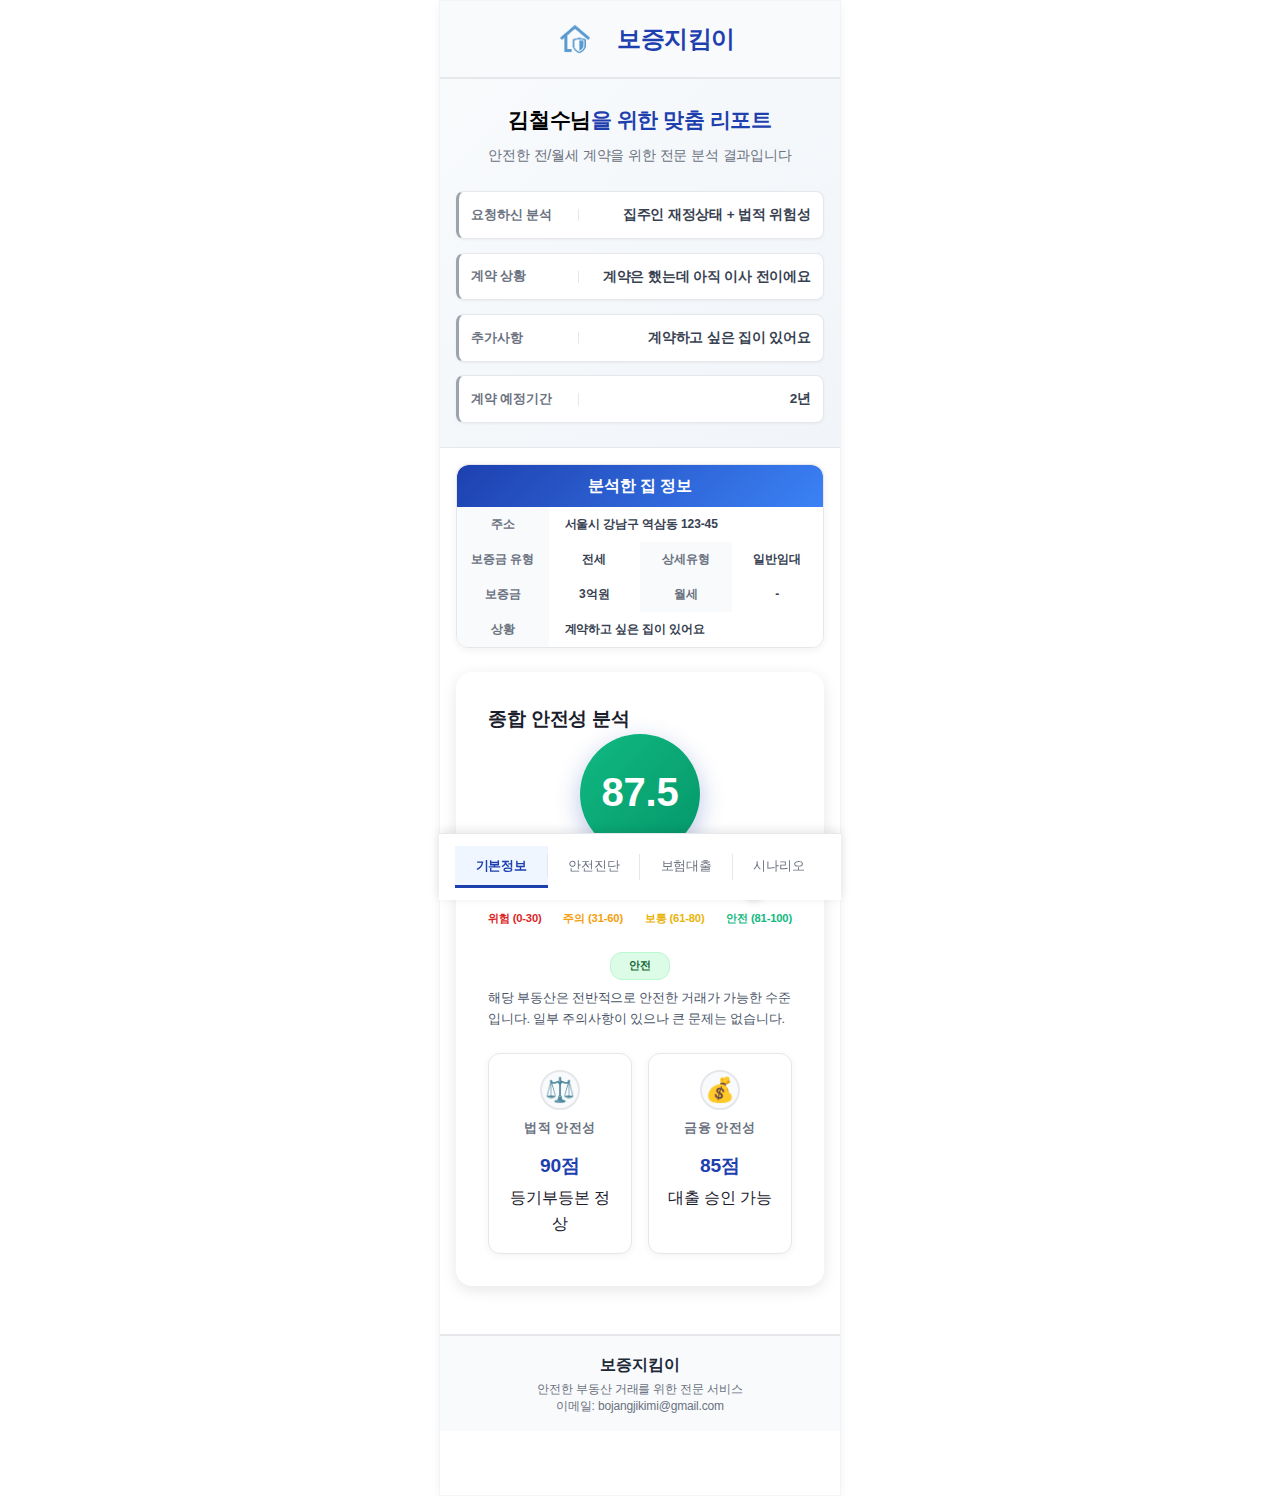
<file: report-template.html>
<!DOCTYPE html>
<html lang="ko">
<head>
    <meta charset="UTF-8">
    <meta name="viewport" content="width=device-width, initial-scale=1.0">
    <title>부동산 안전성 검증 보고서 - 보증지킴이</title>
    <link rel="stylesheet" href="css/report-styles.css">
</head>
<body>
    <div class="report-container">
        <!-- 헤더 -->
        <div class="report-header">
            <div class="header-content">
                <img src="images/logo.png" alt="보증지킴이" class="header-logo">
                <h3 class="company-name">보증지킴이</h3>
            </div>
        </div>
        <!-- 고객 개인화 정보 -->
        <div class="customer-info-section section-content active" id="customer-section">
            <div class="customer-header">
                <h2 class="customer-title"><span class="customer-name">김철수님</span>을 위한 맞춤 리포트</h2>
                <p class="customer-subtitle">안전한 전/월세 계약을 위한 전문 분석 결과입니다</p>
            </div>
            
            <div class="customer-details">
                <div class="detail-item">
                    <span class="detail-label">요청하신 분석</span>
                    <span class="detail-value" id="requestedAnalysis">집주인 재정상태 + 법적 위험성</span>
                </div>
                <div class="detail-item">
                    <span class="detail-label">계약 상황</span>
                    <span class="detail-value" id="contractSituation">계약은 했는데 아직 이사 전이에요</span>
                </div>
                <div class="detail-item">
                    <span class="detail-label">추가사항</span>
                    <span class="detail-value" id="additionalInfo">-</span>
                </div>
                <div class="detail-item">
                    <span class="detail-label">계약 예정기간</span>
                    <span class="detail-value" id="contractPeriod">2년</span>
                </div>
            </div>
        </div>

        <!-- 메인 콘텐츠 -->
        <div class="report-content">
            <!-- 기본 정보 섹션 -->
            <div class="section-content active" id="basic-section">

                <!-- 분석 조건 정보 -->
                <div class="property-info-table">
                    <div class="table-header">분석한 집 정보</div>
                    <table class="info-table">
                        <tbody>
                            <tr>
                                <td class="info-label">주소</td>
                                <td class="info-value" id="propertyAddress" colspan="3">서울시 강남구 역삼동 123-45</td>
                            </tr>
                            <tr>
                                <td class="info-label">보증금 유형</td>
                                <td class="info-value" id="depositType">전세</td>
                                <td class="info-label">상세유형</td>
                                <td class="info-value" id="detailType">일반임대</td>
                            </tr>
                            <tr>
                                <td class="info-label">보증금</td>
                                <td class="info-value" id="depositAmount">3억원</td>
                                <td class="info-label">월세</td>
                                <td class="info-value" id="monthlyRent">-</td>
                            </tr>
                            <tr>
                                <td class="info-label">상황</td>
                                <td class="info-value" id="residenceStatus" colspan="3">가계약금 지급 완료</td>
                            </tr>
                        </tbody>
                    </table>
                </div>

                <!-- 종합 분석 결과 -->
                <div class="score-analysis">
                    <h3 class="analysis-title">종합 안전성 분석</h3>
                    
                    <!-- 점수 시각화 -->
                    <div class="score-visualization">
                        <div class="score-circle">
                            <div class="score-number" id="overallScore">85</div>
                </div>
                </div>
                    
                    <!-- 점수 범위 표시 -->
                    <div class="score-range">
                        <div class="range-bar">
                            <div class="range-fill"></div>
                            <div class="range-marker" style="left: 85%;"></div>
                </div>
                        <div class="range-labels">
                            <span>위험 (0-30)</span>
                            <span>주의 (31-60)</span>
                            <span>보통 (61-80)</span>
                            <span>안전 (81-100)</span>
            </div>
        </div>

                    <!-- 점수 상태 -->
                    <div class="score-status">
                        <div class="status-badge safe" id="overallStatus">양호</div>
                        <p class="status-desc" id="overallDescription">전반적으로 안전한 거래 가능</p>
                    </div>

                    <!-- 세부 분석 그리드 -->
                    <div class="analysis-grid">
                        <div class="analysis-item legal">
                            <div class="analysis-header">
                                <div class="analysis-icon">⚖️</div>
                                <div class="analysis-category">법적 안전성</div>
                            </div>
                            <div class="analysis-content">
                                <div class="analysis-score" id="legalScore">90점</div>
                                <div class="analysis-description">등기부등본 정상</div>
                            </div>
                        </div>
                        <div class="analysis-item financial">
                            <div class="analysis-header">
                                <div class="analysis-icon">💰</div>
                                <div class="analysis-category">금융 안전성</div>
                            </div>
                            <div class="analysis-content">
                                <div class="analysis-score" id="financialScore">85점</div>
                                <div class="analysis-description">대출 승인 가능</div>
                            </div>
                        </div>
                    </div>

                </div>
            </div>

            <!-- 안전 진단 섹션 -->
            <div class="section-content" id="safety-section">
                <!-- 최종 검토 결과 타이틀 -->
                <div class="final-review-title">
                    <div class="title-content">
                        <h2 class="title-text">꼼꼼하게 확인했어요!</h2>
                        <p class="title-subtitle">문제없음 - 안전한 거래 가능</p>
                    </div>
                </div>

                <!-- 등기부등본 관련 정보 카드 -->
                <div class="status-card safe collapsible" id="registry-card">
                    <div class="status-header-with-button" onclick="toggleCard('registry-card')">
                        <div class="status-info">
                            <div class="status-icon safe">📋</div>
                            <div>
                                <h3 class="status-title">등기부등본</h3>
                                <p class="status-description">소유권 및 권리 관계 확인</p>
                            </div>
                        </div>
                        <div class="card-status-indicator">
                            <span class="status-badge safe">이상없음</span>
                            <button class="collapse-button" type="button">
                                <span class="collapse-icon">▼</span>
                            </button>
                        </div>
                    </div>
                    <div class="verification-grid collapsible-content">
                        <div class="verification-item no-risk">
                            <div class="verification-icon no-risk">OK</div>
                            <div class="verification-content">
                                <div class="verification-name">소유권 이전</div>
                                <div class="verification-status no-risk">문제없음</div>
                        </div>
                    </div>
                        <div class="verification-item no-risk">
                            <div class="verification-icon no-risk">OK</div>
                            <div class="verification-content">
                                <div class="verification-name">근저당권</div>
                                <div class="verification-status no-risk">문제없음</div>
                        </div>
                    </div>
                        <div class="verification-item no-risk">
                            <div class="verification-icon no-risk">OK</div>
                            <div class="verification-content">
                                <div class="verification-name">전세권</div>
                                <div class="verification-status no-risk">문제없음</div>
                            </div>
                        </div>
                    </div>
            </div>

                <!-- 건축물대장 정보 카드 -->
                <div class="status-card safe">
                    <div class="status-header">
                        <div class="status-icon safe">🏠</div>
                        <div>
                            <h3 class="status-title">건축물대장</h3>
                            <p class="status-description">건물 상태 및 용도 확인</p>
                        </div>
                    </div>
                    <div class="verification-grid">
                        <div class="verification-item no-risk">
                            <div class="verification-icon no-risk">OK</div>
                            <div class="verification-content">
                                <div class="verification-name">건물 정보</div>
                                <div class="verification-status no-risk">정상</div>
                        </div>
                    </div>
                        <div class="verification-item no-risk">
                            <div class="verification-icon no-risk">OK</div>
                            <div class="verification-content">
                                <div class="verification-name">용도 위반</div>
                                <div class="verification-status no-risk">없음</div>
                        </div>
                    </div>
                        <div class="verification-item no-risk">
                            <div class="verification-icon no-risk">OK</div>
                            <div class="verification-content">
                                <div class="verification-name">불법 증축</div>
                                <div class="verification-status no-risk">없음</div>
                            </div>
                        </div>
                    </div>
                </div>

                <!-- 토지대장 정보 카드 -->
                <div class="status-card safe">
                    <div class="status-header">
                        <div class="status-icon safe">🌍</div>
                        <div>
                            <h3 class="status-title">토지대장</h3>
                            <p class="status-description">토지 상태 및 면적 확인</p>
                        </div>
                    </div>
                    <div class="verification-grid">
                        <div class="verification-item no-risk">
                            <div class="verification-icon no-risk">OK</div>
                            <div class="verification-content">
                                <div class="verification-name">토지 정보</div>
                                <div class="verification-status no-risk">정상</div>
                            </div>
                        </div>
                        <div class="verification-item no-risk">
                            <div class="verification-icon no-risk">OK</div>
                            <div class="verification-content">
                                <div class="verification-name">지목 변경</div>
                                <div class="verification-status no-risk">없음</div>
                            </div>
                        </div>
                        <div class="verification-item no-risk">
                            <div class="verification-icon no-risk">OK</div>
                            <div class="verification-content">
                                <div class="verification-name">면적 확인</div>
                                <div class="verification-status no-risk">일치</div>
                            </div>
                        </div>
                    </div>
            </div>

            </div>

            <!-- 보증보험 및 임대대출 섹션 -->
            <div class="section-content" id="insurance-section">
                <!-- 보험 가입 가능성 상태 카드 -->
                <div class="status-card safe">
                    <div class="status-header">
                        <div class="status-icon safe">🛡️</div>
                        <div>
                            <h3 class="status-title">보험 가입</h3>
                            <p class="status-description">안전하게 보호받을 수 있어요</p>
                        </div>
                    </div>
                </div>

                <!-- 보험 및 대출 정보 -->
                <!-- 보증보험 정보 -->
                <div class="insurance-loan-section">
                    <div class="section-header">
                        <div class="section-icon">🛡️</div>
                        <h4 class="section-title">임대차보증금 반환보증보험</h4>
                        </div>
                    <div class="info-grid">
                        <div class="info-item">
                            <div class="info-label">가입 가능 여부</div>
                            <div class="info-value success">가입 가능</div>
                        </div>
                        <div class="info-item">
                            <div class="info-label">월 보험료</div>
                            <div class="info-value">3만원</div>
                        </div>
                        <div class="info-item">
                            <div class="info-label">보장 한도</div>
                            <div class="info-value">최대 3억원</div>
                    </div>
                        <div class="info-item">
                            <div class="info-label">추천 보험사</div>
                            <div class="info-value">DB손해보험, 현대해상</div>
                </div>
                    </div>
                </div>

                <!-- 전세대출 정보 -->
                <div class="insurance-loan-section">
                    <div class="section-header">
                        <div class="section-icon">💰</div>
                        <h4 class="section-title">전세대출</h4>
                    </div>
                    <div class="info-grid">
                        <div class="info-item">
                            <div class="info-label">대출 가능 여부</div>
                            <div class="info-value success">대출 가능</div>
                        </div>
                        <div class="info-item">
                            <div class="info-label">대출 한도</div>
                            <div class="info-value">2.4억원</div>
                        </div>
                        <div class="info-item">
                            <div class="info-label">대출 비율</div>
                            <div class="info-value">보증금의 80%</div>
                        </div>
                        <div class="info-item">
                            <div class="info-label">추천 은행</div>
                            <div class="info-value">국민은행, 신한은행</div>
                        </div>
                    </div>
                </div>
            </div>

            <!-- 시나리오 섹션 -->
            <div class="section-content" id="scenario-section">
                <!-- 경매 시나리오 -->
                <div class="status-card danger" id="scenario-auction-card" style="display: none;">
                    <div class="status-header-with-button">
                        <div class="status-info">
                            <div class="status-icon danger">경매</div>
                        <div>
                                <h3 class="status-title">경매 상황</h3>
                                <p class="status-description">경매 발생 시 예상되는 상황과 손실 분석</p>
                        </div>
                        </div>
                        <button class="detail-button" onclick="toggleDetailFooter('auction')">상세보기</button>
                    </div>
                </div>

                <!-- 전세사기 유형별 분석 -->
                <div class="status-card danger" id="scenario-fraud-card" style="display: none;">
                    <div class="status-header-with-button">
                        <div class="status-info">
                            <div class="status-icon danger">🚨</div>
                            <div>
                                <h3 class="status-title">전세사기 종류</h3>
                                <p class="status-description">다양한 전세사기 유형과 예방법을 확인하세요</p>
                            </div>
                        </div>
                        <button class="detail-button" onclick="toggleDetailFooter('fraud')">상세보기</button>
                    </div>
                </div>

                <!-- 현재 상황 시나리오들 -->
                <div class="status-card safe" id="scenario-contact-card" style="display: none;">
                    <div class="status-header-with-button">
                        <div class="status-info">
                            <div class="status-icon safe">📞</div>
                            <div>
                                <h3 class="status-title">집주인 연락 두절</h3>
                                <p class="status-description">갑자기 연락이 안 될 때</p>
                        </div>
                        </div>
                        <button class="detail-button" onclick="toggleDetailFooter('contact')">상세보기</button>
                    </div>
                </div>

                <div class="status-card warning" id="scenario-price-card" style="display: none;">
                    <div class="status-header-with-button">
                        <div class="status-info">
                            <div class="status-icon warning">💡</div>
                        <div>
                                <h3 class="status-title">저렴한 매물</h3>
                                <p class="status-description">너무 싸게 나온 집일 때</p>
                        </div>
                    </div>
                        <button class="detail-button" onclick="toggleDetailFooter('price')">상세보기</button>
                    </div>
                </div>

                <div class="status-card danger" id="scenario-contract-card" style="display: none;">
                    <div class="status-header-with-button">
                        <div class="status-info">
                            <div class="status-icon danger">상황</div>
                            <div>
                                <h3 class="status-title">계약서 이상 조항</h3>
                                <p class="status-description">이상한 조건이 있을 때</p>
                            </div>
                        </div>
                        <button class="detail-button" onclick="toggleDetailFooter('contract')">상세보기</button>
                    </div>
                </div>

                <div class="status-card safe" id="scenario-credit-card" style="display: none;">
                    <div class="status-header-with-button">
                        <div class="status-info">
                            <div class="status-icon safe">💳</div>
                            <div>
                                <h3 class="status-title">집주인 신용도</h3>
                                <p class="status-description">집주인 재정상태가 불안할 때</p>
                            </div>
                        </div>
                        <button class="detail-button" onclick="toggleDetailFooter('credit')">상세보기</button>
                    </div>
                </div>
            </div>
        </div>

        <!-- 푸터 -->
        <div class="report-footer">
            <div class="footer-logo">보증지킴이</div>
            <div class="footer-info">
                안전한 부동산 거래를 위한 전문 서비스<br>
                이메일: bojangjikimi@gmail.com
            </div>
        </div>
    </div>

    <!-- 상세 정보 푸터박스 -->
    <div class="detail-footer" id="detail-footer">
        <div class="detail-header">
            <h3 class="detail-title" id="detail-title">경매 상세 정보</h3>
            <button class="close-button" onclick="closeDetailFooter()">×</button>
        </div>
        <div class="detail-content" id="detail-content">
            <!-- 경매 상세 정보가 여기에 동적으로 로드됩니다 -->
        </div>
    </div>

    <!-- 하단 고정 CTA 버튼 바 -->
    <div class="bottom-cta-bar">
        <div class="cta-buttons">
            <button class="cta-button active" onclick="showSection('basic')">기본정보</button>
            <button class="cta-button" onclick="showSection('safety')">안전진단</button>
            <button class="cta-button" onclick="showSection('insurance')">보험대출</button>
            <button class="cta-button" onclick="showSection('scenario')">시나리오</button>
        </div>
    </div>

    <script>
        /**
         * ========================================
         * 전세사기 정보 상세 데이터
         * ========================================
         */
        const fraudData = {
            'kkangtong': {
                title: '깡통전세 및 무자본 갭투자',
                summary: '전세보증금이 매매가를 초과하여 계약 만료 시 보증금 회수가 불가능한 계약입니다. 건축주가 보증금으로 매매 잔금을 치르고, 실제 임대인은 \'바지 임대인\'에게 소유권을 이전하는 구조적 사기입니다.',
                methods: [
                    '시세 정보가 불분명한 신축 빌라를 표적으로 삼음',
                    '건축주와 결탁하여 매매가와 비슷한 수준으로 전세보증금 책정',
                    '보증금으로 주택 매매 잔금을 치르고, \'바지 임대인\'에게 소유권 이전',
                    '임대인은 실제로는 소유권이 없는 상태에서 전세 계약 체결',
                    '계약 만료 시 보증금 회수가 불가능한 구조적 사기'
                ],
                prevention: [
                    '안심전세앱/실거래가 사이트를 통한 정확한 시세 확인',
                    '전세가율 80% 이하인 주택 계약',
                    'HUG 보증보험 가입 가능 여부 사전 확인',
                    '임대인의 부동산 등기부등본 확인',
                    '신축 빌라의 경우 건축주와 임대인이 다른지 확인'
                ]
            },
            'fakeLandlord': {
                title: '가짜 임대인 및 무권한 대리 계약',
                summary: '실제 소유자가 아닌 사람이 임대인을 사칭하거나, 대리인 자격이 없는 사람이 계약을 체결하는 사기입니다. 계약 자체가 무효가 되어 보증금 회수가 어려워집니다.',
                methods: [
                    '실제 소유자가 아닌 사람이 임대인을 사칭',
                    '대리인 자격이 없는 사람이 계약 체결',
                    '위조된 위임장이나 대리인 자격 증명서 사용',
                    '소유권 이전 과정에서 발생하는 권리 공백기 이용',
                    '계약서에 실제 소유자와 다른 이름으로 서명'
                ],
                prevention: [
                    '부동산 등기부등본을 통한 실제 소유자 확인',
                    '임대인의 신분증과 등기부등본의 성명 일치 여부 확인',
                    '대리 계약 시 위임장의 유효성 검증',
                    '공인중개사를 통한 계약 체결',
                    '계약 전 임대인과의 직접 대면 확인'
                ]
            },
            'doubleContract': {
                title: '이중 계약 및 권리 분쟁',
                summary: '동일한 부동산에 대해 여러 명의 임차인과 계약을 체결하거나, 이미 다른 사람과 계약이 체결된 상태에서 추가 계약을 맺는 사기입니다.',
                methods: [
                    '동일한 부동산에 여러 명의 임차인과 계약 체결',
                    '이미 계약된 상태에서 추가 계약 체결',
                    '계약서 날짜를 조작하여 선후 관계 모호화',
                    '임차인들 간의 정보 차단으로 이중 계약 은폐',
                    '실제 입주 가능한 사람은 한 명뿐인 상황 조성'
                ],
                prevention: [
                    '부동산 등기부등본의 전세권 설정 여부 확인',
                    '공인중개사를 통한 계약 체결',
                    '계약 전 해당 부동산의 입주 가능 여부 확인',
                    '임대인과의 직접적인 소통 채널 확보',
                    '계약서 작성 시 정확한 날짜와 시간 기록'
                ]
            },
            'fakeDocument': {
                title: '위조 서류 및 허위 정보 제공',
                summary: '부동산 관련 서류를 위조하거나 허위 정보를 제공하여 계약을 유도하는 사기입니다. 등기부등본, 건축물대장, 임대차계약서 등을 위조합니다.',
                methods: [
                    '부동산 등기부등본 위조',
                    '건축물대장 및 관련 허가서류 위조',
                    '임대차계약서의 중요 조항 위조',
                    '소유권 증명서류 위조',
                    '허위의 부동산 정보 제공'
                ],
                prevention: [
                    '정부24, 부동산등기부등본 열람 서비스 이용',
                    '공인중개사를 통한 서류 검증',
                    '여러 채널을 통한 정보 교차 확인',
                    '계약 전 모든 서류의 원본 확인',
                    '의심스러운 서류 발견 시 계약 중단'
                ]
            },
            'depositFraud': {
                title: '보증금 사취 및 도피',
                summary: '보증금을 받은 후 계약을 이행하지 않고 도피하거나, 보증금을 다른 용도로 사용하여 반환하지 않는 사기입니다.',
                methods: [
                    '보증금 수령 후 계약 이행 거부',
                    '보증금을 다른 부동산 매입 자금으로 사용',
                    '계약 기간 중 갑작스러운 연락 두절',
                    '보증금 반환 약속 후 계속적인 지연',
                    '법적 절차를 통한 보증금 회수 방해'
                ],
                prevention: [
                    'HUG 보증보험 가입 필수',
                    '보증금을 직접 전달하지 말고 공인중개사 경유',
                    '계약 전 임대인의 신용도 조회',
                    '보증금 반환 조건을 계약서에 명시',
                    '정기적인 임대인과의 소통 유지'
                ]
            },
            'evictionFraud': {
                title: '강제 퇴거 및 불법 해지',
                summary: '계약 기간 중 임대인의 일방적인 계약 해지나 강제 퇴거를 시도하는 사기입니다. 법적 근거 없이 임차인을 내쫓으려 합니다.',
                methods: [
                    '계약 기간 중 일방적인 계약 해지 통보',
                    '법적 근거 없는 강제 퇴거 시도',
                    '임차인의 정상적인 거주를 방해하는 행위',
                    '계약서에 불리한 조항을 이용한 해지',
                    '임차인을 협박하여 자발적 퇴거 유도'
                ],
                prevention: [
                    '계약서의 해지 조건을 명확히 확인',
                    '임차인의 권리에 대한 법적 지식 습득',
                    '퇴거 요구 시 법적 근거 요구',
                    '공인중개사나 법무법인 상담',
                    '모든 소통 내용을 기록으로 남기기'
                ]
            }
        };

        /**
         * ========================================
         * 부동산 안전성 검증 보고서 데이터 설정 함수
         * ========================================
         * 
         * 이 함수는 보고서에 표시될 모든 데이터를 설정하고, 
         * 동시에 브라우저의 localStorage에 저장하여 다음에 페이지를 열 때도 
         * 동일한 데이터가 자동으로 로드되도록 합니다.
         * 
         * 사용법:
         * setReportData({
         *     customerName: "홍길동",
         *     propertyAddress: "서울시 강남구 테헤란로 123",
         *     depositAmount: "2억원",
         *     totalScore: 88
         * });
         * 
         * @param {Object} data - 보고서에 표시할 데이터 객체
         * @param {string} data.customerName - 고객 이름 (예: "김철수")
         * @param {string} data.requestedAnalysis - 요청한 분석 유형 (예: "집주인 재정상태 + 법적 위험성")
         * @param {string} data.contractSituation - 계약 상황 (예: "계약은 했는데 아직 이사 전이에요")
         * @param {string} data.additionalInfo - 거주 상태/추가 정보 (예: "계약하고 싶은 집이 있어요")
         * @param {string} data.contractPeriod - 계약 기간 (예: "2년")
         * @param {string} data.propertyAddress - 부동산 주소 (예: "서울시 강남구 역삼동 123-45")
         * @param {string} data.depositType - 보증금 유형 (예: "전세", "월세", "반전세")
         * @param {string} data.detailType - 상세 유형 (예: "일반임대", "전세대출")
         * @param {string} data.depositAmount - 보증금 금액 (예: "3억원", "1억 5천만원")
         * @param {string} data.monthlyRent - 월세 금액 (월세/반전세인 경우, 예: "50만원", "-")
         * @param {string} data.detailStatus - 상세 상태 (예: "가계약금만 지급한 상황이예요")
         * @param {number} data.totalScore - 종합 점수 (0-100 사이의 숫자, 예: 85)
         * @param {string} data.scoreLabel - 점수 라벨 (예: "양호", "우수", "주의", "위험")
         * @param {string} data.scoreDescription - 점수 설명 (예: "전반적으로 안전한 거래가 가능한 수준입니다")
         * @param {number} data.legalScore - 법적 안전성 점수 (0-100, 예: 90)
         * @param {number} data.financialScore - 금융 안전성 점수 (0-100, 예: 85)
         * @param {Array<string>} data.cautions - 주의사항 배열 (예: ["건물 노후도가 높습니다", "교통 혼잡 예상"])
         * @param {Array<string>} data.improvements - 개선 제안 배열 (예: ["등기부등본 확인하세요", "보험 가입 권장"])
         * @param {string} data.conclusion - 결론 (선택사항)
         */
        function setReportData(data) {
            try {
                // 기본 데이터 설정 (모든 필수 필드에 대한 기본값 제공)
            const defaultData = {
                customerName: '김철수',
                requestedAnalysis: '집주인 재정상태 + 법적 위험성',
                contractSituation: '계약은 했는데 아직 이사 전이에요',
                additionalInfo: '계약하고 싶은 집이 있어요',
                contractPeriod: '2년',
                propertyAddress: '서울시 강남구 역삼동 123-45',
                    depositType: '전세',
                    detailType: '일반임대',
                depositAmount: '3억원',
                    monthlyRent: '-',
                detailStatus: '가계약금만 지급한 상황이예요',
                totalScore: 85,
                scoreLabel: '양호',
                scoreDescription: '해당 부동산은 전반적으로 안전한 거래가 가능한 수준입니다. 일부 주의사항이 있으나 큰 문제는 없습니다.',
                legalScore: 90,
                financialScore: 85,
                scenarioAuction: true,
                scenarioFraud: true,
                scenarioContact: true,
                scenarioPrice: true,
                scenarioContract: true,
                scenarioCredit: true,
                cautions: [
                    '건물 노후도가 높아 리모델링이 필요할 수 있습니다.',
                    '주변 상업시설 증가로 교통 혼잡이 예상됩니다.',
                    '관리비 인상 가능성을 고려해야 합니다.'
                ],
                improvements: [
                    '계약 전 부동산 등기부등본을 반드시 확인하세요.',
                    '보증금 지급 전 중도금 계약을 체결하는 것을 권장합니다.',
                    '임대차보증금 반환보증보험 가입을 검토해보세요.'
                ],
                conclusion: '본 부동산은 전반적으로 안전한 거래가 가능한 수준으로 평가됩니다. 법적 안전성과 금융 안전성이 우수하며, 지역적 접근성도 양호합니다. 다만 건물 노후도와 관련된 주의사항을 고려하여 신중한 의사결정을 하시기 바랍니다. 보증지킴이는 지속적으로 부동산 시장의 변화를 모니터링하여 더욱 정확한 정보를 제공하겠습니다.'
            };

                // 전달받은 데이터와 기본 데이터 병합 (전달받은 데이터가 우선)
            const reportData = { ...defaultData, ...data };

                // ========================================
                // 1. HTML 요소에 데이터 적용 (화면 업데이트)
                // ========================================

            // 고객 정보 업데이트
                const customerTitle = document.querySelector('.customer-title');
                if (customerTitle) {
                    customerTitle.innerHTML = `<span class="customer-name">${reportData.customerName}님</span>을 위한 맞춤 리포트`;
                }

                // 고객 상세 정보 업데이트
                updateElementById('requestedAnalysis', reportData.requestedAnalysis);
                updateElementById('contractSituation', reportData.contractSituation);
                updateElementById('additionalInfo', reportData.additionalInfo || '-');
                updateElementById('contractPeriod', reportData.contractPeriod);

                // 부동산 정보 업데이트
                updateElementById('propertyAddress', reportData.propertyAddress);
                updateElementById('depositType', reportData.depositType);
                updateElementById('detailType', reportData.detailType);
                updateElementById('depositAmount', reportData.depositAmount);
                updateElementById('monthlyRent', reportData.monthlyRent || '-');
                updateElementById('residenceStatus', reportData.additionalInfo);

                // 점수 정보 업데이트
                // 법적 안전성과 금융 안전성 점수의 평균으로 종합 점수 계산
                const averageScore = Math.round(((reportData.legalScore + reportData.financialScore) / 2) * 10) / 10;
                updateElementById('overallScore', averageScore);
                updateElementById('overallStatus', reportData.scoreLabel);
                updateElementById('overallDescription', reportData.scoreDescription);
                updateElementById('legalScore', reportData.legalScore + '점');
                updateElementById('financialScore', reportData.financialScore + '점');

                // 점수에 따른 색상 및 스타일 조정
                updateScoreColors(averageScore);
                updateAnalysisScoreColors();

                // 시나리오 카드 표시/숨김 처리
                updateScenarioVisibility(reportData);

                // ========================================
                // 2. localStorage에 데이터 저장 (영구 저장)
                // ========================================
                localStorage.setItem('reportData', JSON.stringify(reportData));
                
                // 성공 메시지 (개발자용)
                console.log('✅ 보고서 데이터가 성공적으로 업데이트되고 저장되었습니다.');
                console.log('📊 저장된 데이터:', reportData);

            } catch (error) {
                // 오류 발생 시 사용자에게 알림
                console.error('❌ 보고서 데이터 설정 중 오류가 발생했습니다:', error);
                alert('보고서 데이터를 설정하는 중 오류가 발생했습니다. 페이지를 새로고침하고 다시 시도해주세요.');
            }
        }

        /**
         * ========================================
         * HTML 요소 업데이트 헬퍼 함수
         * ========================================
         * 
         * 특정 ID를 가진 HTML 요소의 텍스트 내용을 안전하게 업데이트합니다.
         * 요소가 존재하지 않아도 오류가 발생하지 않도록 처리합니다.
         * 
         * @param {string} elementId - 업데이트할 HTML 요소의 ID
         * @param {string|number} value - 설정할 값
         */
        function updateElementById(elementId, value) {
            const element = document.getElementById(elementId);
            if (element) {
                element.textContent = value;
            } else {
                console.warn(`⚠️ ID가 '${elementId}'인 요소를 찾을 수 없습니다.`);
            }
        }

        /**
         * ========================================
         * localStorage에서 데이터 불러오기 함수
         * ========================================
         * 
         * 브라우저의 localStorage에서 이전에 저장된 보고서 데이터를 안전하게 불러옵니다.
         * 데이터가 없거나 손상된 경우 기본값을 사용합니다.
         * 
         * @returns {Object} 불러온 데이터 또는 기본 데이터
         */
        function loadReportDataFromStorage() {
            try {
                const savedData = localStorage.getItem('reportData');
                if (savedData) {
                    const parsedData = JSON.parse(savedData);
                    console.log('📂 저장된 보고서 데이터를 불러왔습니다:', parsedData);
                    return parsedData;
                } else {
                    console.log('📂 저장된 데이터가 없습니다. 기본 데이터를 사용합니다.');
                    return {};
                }
            } catch (error) {
                console.error('❌ 저장된 데이터를 불러오는 중 오류가 발생했습니다:', error);
                console.log('📂 기본 데이터를 사용합니다.');
                return {};
            }
        }

        // 점수에 따른 색상 업데이트
        function updateScoreColors(score) {
            const rangeMarker = document.querySelector('.range-marker');
            const statusBadge = document.getElementById('overallStatus');
            const scoreCircle = document.querySelector('.score-circle');
            
            // range-marker 위치 업데이트
            if (rangeMarker) {
                rangeMarker.style.left = score + '%';
            }
            
            // score-circle 색상 업데이트 (range-labels 색상과 동일)
            if (scoreCircle) {
                if (score >= 81) {
                    // 안전 (81-100): #10b981
                    scoreCircle.style.background = 'linear-gradient(135deg, #10b981 0%, #059669 100%)';
                } else if (score >= 61) {
                    // 보통 (61-80): #eab308
                    scoreCircle.style.background = 'linear-gradient(135deg, #eab308 0%, #ca8a04 100%)';
                } else if (score >= 31) {
                    // 주의 (31-60): #f59e0b
                    scoreCircle.style.background = 'linear-gradient(135deg, #f59e0b 0%, #d97706 100%)';
                } else {
                    // 위험 (0-30): #dc2626
                    scoreCircle.style.background = 'linear-gradient(135deg, #dc2626 0%, #b91c1c 100%)';
                }
            }
            
            // status-badge 클래스 및 텍스트 업데이트 (range-labels 색상과 동일)
            if (statusBadge) {
                // 기존 클래스 제거
                statusBadge.classList.remove('safe', 'warning', 'danger');
                
                if (score >= 81) {
                    // 안전 (81-100): #10b981
                    statusBadge.classList.add('safe');
                    statusBadge.textContent = '안전';
                } else if (score >= 61) {
                    // 보통 (61-80): #eab308
                    statusBadge.classList.add('warning');
                    statusBadge.textContent = '보통';
                } else if (score >= 31) {
                    // 주의 (31-60): #f59e0b
                    statusBadge.classList.add('warning');
                    statusBadge.textContent = '주의';
                } else {
                    // 위험 (0-30): #dc2626
                    statusBadge.classList.add('danger');
                    statusBadge.textContent = '위험';
                }
            }
        }

        // 개별 점수에 따른 색상 업데이트
        function updateAnalysisScoreColors() {
            const analysisScores = document.querySelectorAll('.analysis-score');
            
            analysisScores.forEach(scoreElement => {
                const scoreText = scoreElement.textContent;
                const score = parseInt(scoreText.replace('점', ''));
                
                if (!isNaN(score)) {
                    // 기존 클래스 제거
                    scoreElement.classList.remove('score-safe', 'score-warning', 'score-danger');
                    
                    if (score >= 80) {
                        // 안전 (80-100): #10b981
                        scoreElement.classList.add('score-safe');
                    } else if (score >= 60) {
                        // 보통 (60-79): #eab308
                        scoreElement.classList.add('score-warning');
                    } else {
                        // 위험 (0-59): #dc2626
                        scoreElement.classList.add('score-danger');
                    }
                }
            });
        }

        // 시나리오 카드 표시/숨김 처리
        function updateScenarioVisibility(reportData) {
            const scenarioCards = {
                'scenarioAuction': 'scenario-auction-card',
                'scenarioFraud': 'scenario-fraud-card',
                'scenarioContact': 'scenario-contact-card',
                'scenarioPrice': 'scenario-price-card',
                'scenarioContract': 'scenario-contract-card',
                'scenarioCredit': 'scenario-credit-card'
            };

            Object.keys(scenarioCards).forEach(scenarioKey => {
                const cardElement = document.getElementById(scenarioCards[scenarioKey]);
                if (cardElement) {
                    if (reportData[scenarioKey]) {
                        cardElement.style.display = 'block';
                    } else {
                        cardElement.style.display = 'none';
                    }
                }
            });
        }
        // 섹션 전환 함수
        function showSection(sectionId) {
            // 모든 섹션 숨기기
            document.querySelectorAll('.section-content').forEach(section => {
                section.classList.remove('active');
            });
            
            // 모든 버튼 비활성화
            document.querySelectorAll('.cta-button').forEach(button => {
                button.classList.remove('active');
            });
            
            // 기본정보 섹션일 때 고객 정보 섹션도 함께 표시
            if (sectionId === 'basic') {
                const customerSection = document.getElementById('customer-section');
                if (customerSection) {
                    customerSection.classList.add('active');
                }
            }
            
            // 선택된 섹션 표시
            const targetSection = document.getElementById(sectionId + '-section');
            if (targetSection) {
                targetSection.classList.add('active');
            }
            
            // 선택된 버튼 활성화
            const targetButton = event.target;
            if (targetButton) {
                targetButton.classList.add('active');
            }
        }

        // 상세 정보 푸터박스 토글 함수
        function toggleDetailFooter(type) {
            const footer = document.getElementById('detail-footer');
            const title = document.getElementById('detail-title');
            const content = document.getElementById('detail-content');
            
            if (type === 'auction') {
                title.textContent = '경매 시나리오 분석';
                content.innerHTML = `
                    <div class="auction-scenario">
                        <div class="scenario-item">
                            <div class="scenario-label">예상낙찰금</div>
                            <div class="scenario-bar safe"></div>
                            <div class="scenario-amount amount-safe">1억 8,000만원</div>
                        </div>
                        <div class="scenario-item">
                            <div class="scenario-label">근저당권</div>
                            <div class="scenario-bar safe"></div>
                            <div class="scenario-amount amount-safe">5,500만원</div>
                        </div>
                        <div class="scenario-item">
                            <div class="scenario-label">전세권</div>
                            <div class="scenario-bar safe"></div>
                            <div class="scenario-amount amount-safe">최대 7,590만원</div>
                        </div>
                    </div>
                    
                    <div class="loss-analysis">
                        <div class="loss-item">
                            <div class="loss-label">보증금 회수 가능 금액</div>
                            <div class="loss-amount safe">최대 4,910만원</div>
                        </div>
                        <div class="loss-item">
                            <div class="loss-label">손실 가능 금액</div>
                            <div class="loss-amount danger">최소 1,910만원</div>
                        </div>
                        <div class="loss-item">
                            <div class="loss-label">손실 확률</div>
                            <div class="loss-amount warning">약 30%</div>
                        </div>
                    </div>
                    
                    <div class="auction-details">
                        <div class="detail-section">
                            <h4 class="detail-section-title">경매 시나리오 분석</h4>
                            <div class="scenario-analysis">
                                <div class="analysis-item">
                                    <div class="analysis-title">💰 예상 낙찰가 분석</div>
                                    <div class="analysis-desc">현재 시세 기준 1억 8,000만원으로 예상되며, 이는 보증금 3억원의 60% 수준입니다.</div>
                                </div>
                                <div class="analysis-item">
                                    <div class="analysis-title">⚠️ 선순위 채권 분석</div>
                                    <div class="analysis-desc">근저당권 5,500만원, 전세권 최대 7,590만원으로 총 1억 3,090만원이 우선 변제됩니다.</div>
                                </div>
                                <div class="analysis-item">
                                    <div class="analysis-title">📊 보증금 회수 가능성</div>
                                    <div class="analysis-desc">낙찰금에서 근저당권과 전세권을 제외하면 최대 4,910만원만 회수 가능합니다.</div>
                                </div>
                            </div>
                        </div>
                        
                        <div class="detail-section">
                            <h4 class="detail-section-title">손실 위험 분석</h4>
                            <div class="risk-analysis">
                                <div class="risk-item">
                                    <div class="risk-title">💸 최소 손실 금액</div>
                                    <div class="risk-desc">보증금 3억원 - 회수 가능 4,910만원 = 1,910만원 손실 (근저당권, 전세권 우선 변제 후)</div>
                                    <div class="risk-probability">발생 확률: 약 30%</div>
                                </div>
                                <div class="risk-item">
                                    <div class="risk-title">📉 최대 손실 금액</div>
                                    <div class="risk-desc">낙찰가가 더 낮아질 경우 최대 2억원 이상 손실 가능</div>
                                    <div class="risk-probability">발생 확률: 약 10%</div>
                                </div>
                                <div class="risk-item">
                                    <div class="risk-title">✅ 무손실 가능성</div>
                                    <div class="risk-desc">낙찰가가 높아지거나 근저당권, 전세권이 적을 경우</div>
                                    <div class="risk-probability">발생 확률: 약 60%</div>
                                </div>
                            </div>
                        </div>
                        
                        <div class="detail-section">
                            <h4 class="detail-section-title">대응 방안</h4>
                            <div class="response-measures">
                                <div class="measure-item">
                                    <div class="measure-title">🛡️ 임대차보증금 반환보증보험</div>
                                    <div class="measure-desc">월 3만원으로 최대 3억원까지 보장받을 수 있습니다.</div>
                                </div>
                                <div class="measure-item">
                                    <div class="measure-title">📋 등기부등본 사전 확인</div>
                                    <div class="measure-desc">근저당권, 전세권 등 선순위 채권 현황을 미리 파악하여 위험도를 평가하세요.</div>
                                </div>
                                <div class="measure-item">
                                    <div class="measure-title">💰 대비 자금 확보</div>
                                    <div class="measure-desc">경매 발생 시 대비할 수 있는 자금을 미리 준비하세요.</div>
                                </div>
                            </div>
                        </div>
                    </div>
                `;
            } else if (type === 'contact') {
                title.textContent = '집주인 연락 두절 상황';
                content.innerHTML = `
                    <div class="scenario-analysis">
                        <div class="analysis-item">
                            <div class="analysis-title">📞 연락 두절 원인 분석</div>
                            <div class="analysis-desc">집주인이 갑자기 연락이 안 되는 경우, 여러 가지 원인이 있을 수 있습니다.</div>
                        </div>
                        <div class="analysis-item">
                            <div class="analysis-title">⚠️ 가능한 위험 상황</div>
                            <div class="analysis-desc">• 부채 문제로 도피 중<br>• 다른 임차인과 분쟁 중<br>• 부동산 중복 매도 시도</div>
                        </div>
                        <div class="analysis-item">
                            <div class="analysis-title">✅ 대응 방안</div>
                            <div class="analysis-desc">• 등기부등본 확인으로 소유권 상태 점검<br>• 부동산 중개업소를 통한 확인<br>• 법적 조치 준비</div>
                        </div>
                    </div>
                `;
            } else if (type === 'price') {
                title.textContent = '저렴한 매물 위험 분석';
                content.innerHTML = `
                    <div class="scenario-analysis">
                        <div class="analysis-item">
                            <div class="analysis-title">💰 시세 대비 저렴한 이유</div>
                            <div class="analysis-desc">시세보다 20% 이상 저렴한 매물은 반드시 이유가 있습니다.</div>
                        </div>
                        <div class="analysis-item">
                            <div class="analysis-title">⚠️ 주의해야 할 사항</div>
                            <div class="analysis-desc">• 불법 증축 또는 용도 위반<br>• 집주인 재정 문제로 급매<br>• 주변 환경 악화 (소음, 악취 등)</div>
                        </div>
                        <div class="analysis-item">
                            <div class="analysis-title">✅ 확인 방법</div>
                            <div class="analysis-desc">• 등기부등본으로 건물 상태 확인<br>• 주변 시세와 정확한 비교<br>• 집주인 재정 상태 조사</div>
                        </div>
                    </div>
                `;
            } else if (type === 'contract') {
                title.textContent = '계약서 이상 조항 분석';
                content.innerHTML = `
                    <div class="scenario-analysis">
                        <div class="analysis-item">
                            <div class="analysis-title">📋 일반적이지 않은 조항들</div>
                            <div class="analysis-desc">표준 계약서에 없는 이상한 조건들이 포함된 경우를 분석합니다.</div>
                        </div>
                        <div class="analysis-item">
                            <div class="analysis-title">⚠️ 위험한 조항 예시</div>
                            <div class="analysis-desc">• 보증금 반환 조건이 모호한 경우<br>• 수리비 부담을 임차인이 지는 조항<br>• 계약 해지 시 과도한 위약금</div>
                        </div>
                        <div class="analysis-item">
                            <div class="analysis-title">✅ 대응 방안</div>
                            <div class="analysis-desc">• 법무법인 상담을 통한 조항 검토<br>• 표준 계약서와 비교 분석<br>• 불리한 조항 삭제 요구</div>
                        </div>
                    </div>
                `;
            } else if (type === 'credit') {
                title.textContent = '집주인 신용도 문제';
                content.innerHTML = `
                    <div class="scenario-analysis">
                        <div class="analysis-item">
                            <div class="analysis-title">💳 집주인 재정 상태 분석</div>
                            <div class="analysis-desc">집주인의 부채 현황과 신용도를 종합적으로 분석합니다.</div>
                        </div>
                        <div class="analysis-item">
                            <div class="analysis-title">⚠️ 위험 신호</div>
                            <div class="analysis-desc">• 다중 부채로 인한 압류 위험<br>• 신용불량자 등록<br>• 다른 부동산 경매 진행 중</div>
                        </div>
                        <div class="analysis-item">
                            <div class="analysis-title">✅ 보호 방안</div>
                            <div class="analysis-desc">• 임대차보증금 반환보증보험 가입<br>• 등기부등본 정기 확인<br>• 대항력 확보를 위한 실제 거주</div>
                        </div>
                    </div>
                `;
            } else if (type === 'fraud') {
                title.textContent = '전세사기 종류';
                content.innerHTML = `
                    <div class="fraud-section">
                        <p class="fraud-section-desc">각 사기 유형을 클릭하여 상세 정보를 확인하세요</p>
                        
                        <div class="fraud-cards-grid">
                            <div class="fraud-card" onclick="showFraudDetail('kkangtong')">
                                <div class="fraud-icon">🏠</div>
                                <h4 class="fraud-title">깡통전세</h4>
                                <p class="fraud-desc">전세가가 매매가를 초과하는 사기</p>
                            </div>
                            
                            <div class="fraud-card" onclick="showFraudDetail('fakeLandlord')">
                                <div class="fraud-icon">👤</div>
                                <h4 class="fraud-title">가짜 임대인</h4>
                                <p class="fraud-desc">실제 소유자가 아닌 사람의 사기</p>
                            </div>
                            
                            <div class="fraud-card" onclick="showFraudDetail('doubleContract')">
                                <div class="fraud-icon">📋</div>
                                <h4 class="fraud-title">이중 계약</h4>
                                <p class="fraud-desc">여러 명과 동시에 계약하는 사기</p>
                            </div>
                            
                            <div class="fraud-card" onclick="showFraudDetail('fakeDocument')">
                                <div class="fraud-icon">📄</div>
                                <h4 class="fraud-title">위조 서류</h4>
                                <p class="fraud-desc">부동산 서류를 위조하는 사기</p>
                            </div>
                            
                            <div class="fraud-card" onclick="showFraudDetail('depositFraud')">
                                <div class="fraud-icon">💰</div>
                                <h4 class="fraud-title">보증금 사취</h4>
                                <p class="fraud-desc">보증금을 받고 도피하는 사기</p>
                            </div>
                            
                            <div class="fraud-card" onclick="showFraudDetail('evictionFraud')">
                                <div class="fraud-icon">🚪</div>
                                <h4 class="fraud-title">강제 퇴거</h4>
                                <p class="fraud-desc">법적 근거 없이 내쫓는 사기</p>
                            </div>
                        </div>
                    </div>
                `;
            }
            
            footer.classList.add('active');
        }

        // 전세사기 상세 정보 표시 함수
        function showFraudDetail(fraudId) {
            const footer = document.getElementById('detail-footer');
            const title = document.getElementById('detail-title');
            const content = document.getElementById('detail-content');
            
            const fraudInfo = fraudData[fraudId];
            if (!fraudInfo) {
                console.error('전세사기 정보를 찾을 수 없습니다:', fraudId);
                return;
            }
            
            title.textContent = fraudInfo.title;
            
            // 상세 정보 HTML 생성
            content.innerHTML = `
                <div class="fraud-detail-content">
                    <div class="fraud-summary">
                        <h4 class="detail-subtitle">📋 개요</h4>
                        <p class="summary-text">${fraudInfo.summary}</p>
                    </div>
                    
                    <div class="fraud-methods">
                        <h4 class="detail-subtitle">🚨 주요 수법</h4>
                        <ul class="methods-list">
                            ${fraudInfo.methods.map(method => `<li class="method-item">${method}</li>`).join('')}
                        </ul>
                    </div>
                    
                    <div class="fraud-prevention">
                        <h4 class="detail-subtitle">✅ 핵심 예방법</h4>
                        <ul class="prevention-list">
                            ${fraudInfo.prevention.map(prevention => `<li class="prevention-item">${prevention}</li>`).join('')}
                        </ul>
                    </div>
                </div>
            `;
            
            footer.classList.add('active');
        }

        // 상세 정보 푸터박스 닫기 함수
        function closeDetailFooter() {
            const footer = document.getElementById('detail-footer');
            footer.classList.remove('active');
        }

        // 배경 클릭으로 모달 닫기
        document.addEventListener('click', function(event) {
            const footer = document.getElementById('detail-footer');
            if (footer && footer.classList.contains('active')) {
                // 모달 배경(오버레이) 클릭 시 닫기
                if (event.target === footer) {
                    closeDetailFooter();
                }
            }
        });

        // ESC 키로 모달 닫기
        document.addEventListener('keydown', function(event) {
            if (event.key === 'Escape') {
                closeDetailFooter();
            }
        });

        /**
         * ========================================
         * 페이지 로드 시 자동 데이터 로드
         * ========================================
         * 
         * 페이지가 로드될 때 localStorage에 저장된 이전 데이터를 자동으로 불러와서
         * 보고서에 적용합니다. 저장된 데이터가 없으면 기본 데이터를 사용합니다.
         */
        document.addEventListener('DOMContentLoaded', function() {
            console.log('🚀 보고서 페이지가 로드되었습니다.');
            
            // localStorage에서 저장된 데이터 불러오기
            const savedData = loadReportDataFromStorage();
            
            // 불러온 데이터로 보고서 설정 (저장된 데이터가 있으면 사용, 없으면 기본값 사용)
            setReportData(savedData);
            
            console.log('✅ 보고서 초기화가 완료되었습니다.');
        });

    </script>
</body>
</html>
</file>
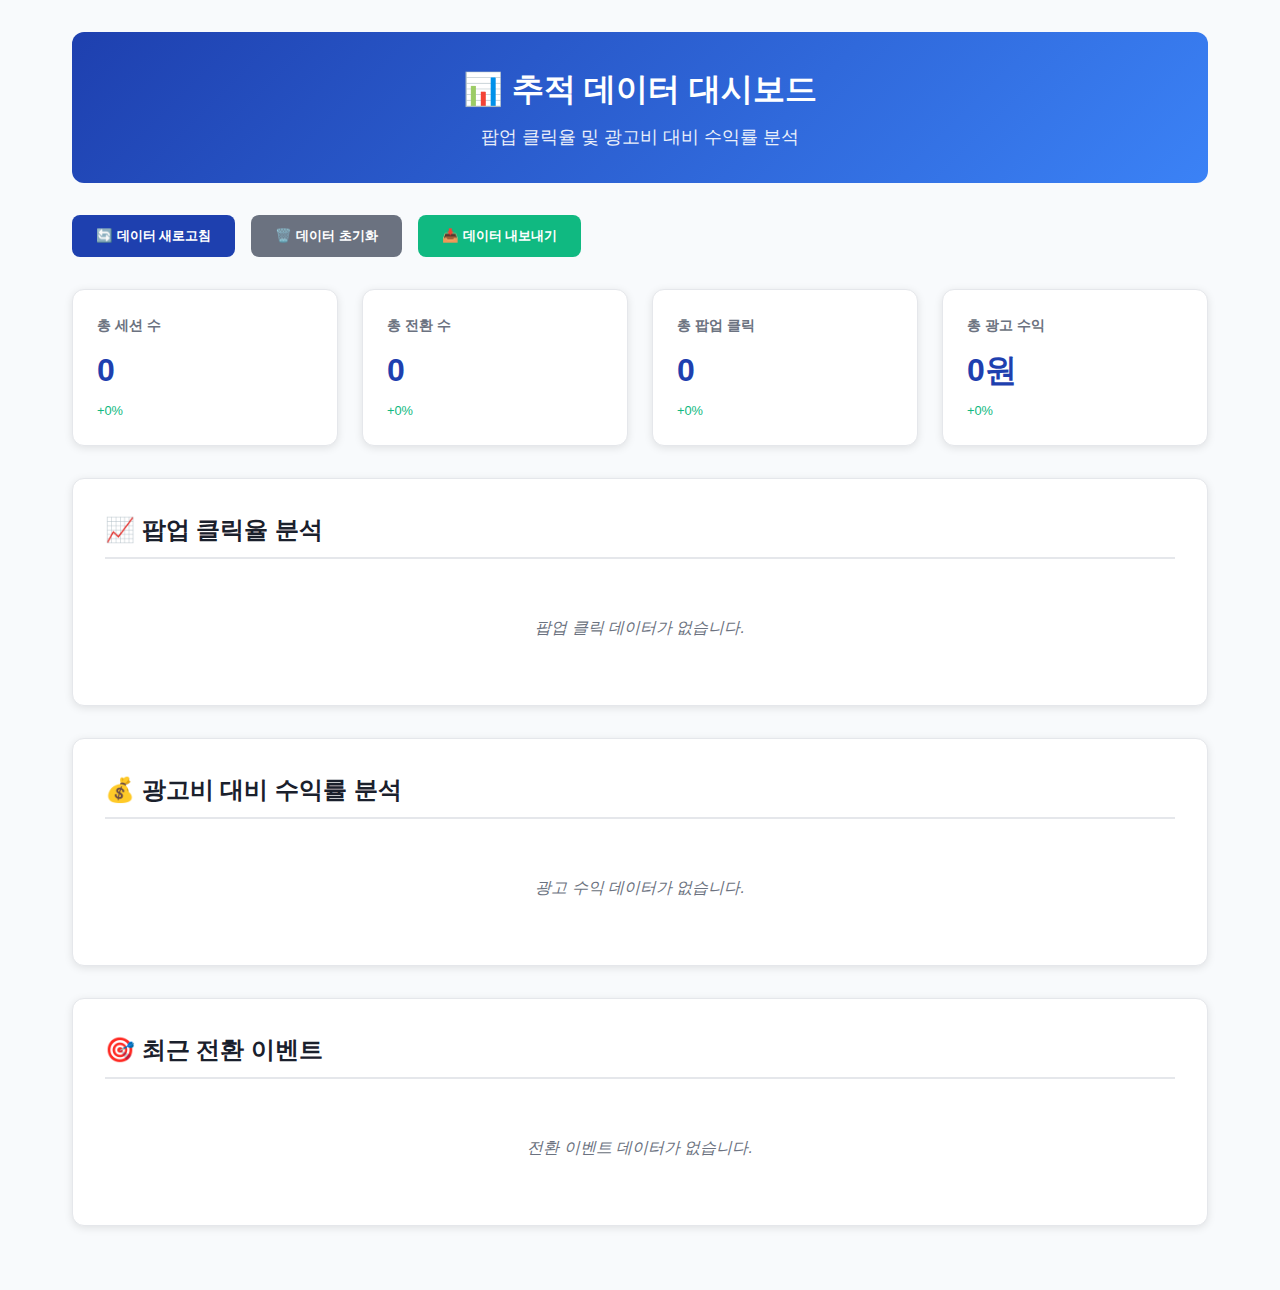
<file: tracking-dashboard.html>
<!DOCTYPE html>
<html lang="ko">
<head>
    <meta charset="UTF-8">
    <meta name="viewport" content="width=device-width, initial-scale=1.0">
    <title>팝업 클릭율 및 광고비 대비 수익률 대시보드 - 보증지킴이</title>
    <style>
        * {
            margin: 0;
            padding: 0;
            box-sizing: border-box;
        }

        body {
            font-family: 'Pretendard', -apple-system, BlinkMacSystemFont, 'Segoe UI', 'Noto Sans KR', sans-serif;
            background: #f8fafc;
            color: #1a202c;
            line-height: 1.6;
        }

        .dashboard-container {
            max-width: 1200px;
            margin: 0 auto;
            padding: 2rem;
        }

        .dashboard-header {
            background: linear-gradient(135deg, #1e40af 0%, #3b82f6 100%);
            color: white;
            padding: 2rem;
            border-radius: 12px;
            margin-bottom: 2rem;
            text-align: center;
        }

        .dashboard-title {
            font-size: 2rem;
            font-weight: 800;
            margin-bottom: 0.5rem;
        }

        .dashboard-subtitle {
            font-size: 1.1rem;
            opacity: 0.9;
        }

        .stats-grid {
            display: grid;
            grid-template-columns: repeat(auto-fit, minmax(250px, 1fr));
            gap: 1.5rem;
            margin-bottom: 2rem;
        }

        .stat-card {
            background: white;
            padding: 1.5rem;
            border-radius: 12px;
            box-shadow: 0 2px 8px rgba(0,0,0,0.1);
            border: 1px solid #e5e7eb;
        }

        .stat-title {
            font-size: 0.9rem;
            color: #6b7280;
            font-weight: 600;
            margin-bottom: 0.5rem;
        }

        .stat-value {
            font-size: 2rem;
            font-weight: 800;
            color: #1e40af;
            margin-bottom: 0.25rem;
        }

        .stat-change {
            font-size: 0.8rem;
            color: #10b981;
        }

        .section {
            background: white;
            padding: 2rem;
            border-radius: 12px;
            box-shadow: 0 2px 8px rgba(0,0,0,0.1);
            border: 1px solid #e5e7eb;
            margin-bottom: 2rem;
        }

        .section-title {
            font-size: 1.5rem;
            font-weight: 700;
            color: #1a202c;
            margin-bottom: 1.5rem;
            padding-bottom: 0.5rem;
            border-bottom: 2px solid #e5e7eb;
        }

        .popup-stats {
            display: grid;
            grid-template-columns: repeat(auto-fit, minmax(300px, 1fr));
            gap: 1rem;
        }

        .popup-card {
            background: #f8fafc;
            padding: 1rem;
            border-radius: 8px;
            border: 1px solid #e5e7eb;
        }

        .popup-name {
            font-weight: 600;
            color: #374151;
            margin-bottom: 0.5rem;
        }

        .popup-metrics {
            display: flex;
            justify-content: space-between;
            font-size: 0.9rem;
        }

        .metric {
            text-align: center;
        }

        .metric-value {
            font-weight: 700;
            color: #1e40af;
        }

        .metric-label {
            color: #6b7280;
            font-size: 0.8rem;
        }

        .conversion-events {
            max-height: 400px;
            overflow-y: auto;
        }

        .event-item {
            background: #f8fafc;
            padding: 1rem;
            border-radius: 8px;
            margin-bottom: 0.5rem;
            border: 1px solid #e5e7eb;
        }

        .event-type {
            font-weight: 600;
            color: #1e40af;
            margin-bottom: 0.25rem;
        }

        .event-details {
            font-size: 0.9rem;
            color: #6b7280;
        }

        .event-time {
            font-size: 0.8rem;
            color: #9ca3af;
            margin-top: 0.25rem;
        }

        .action-buttons {
            display: flex;
            gap: 1rem;
            margin-bottom: 2rem;
        }

        .btn {
            padding: 0.75rem 1.5rem;
            border: none;
            border-radius: 8px;
            font-weight: 600;
            cursor: pointer;
            transition: all 0.2s;
        }

        .btn-primary {
            background: #1e40af;
            color: white;
        }

        .btn-primary:hover {
            background: #1d4ed8;
        }

        .btn-secondary {
            background: #6b7280;
            color: white;
        }

        .btn-secondary:hover {
            background: #4b5563;
        }

        .btn-success {
            background: #10b981;
            color: white;
        }

        .btn-success:hover {
            background: #059669;
        }

        .no-data {
            text-align: center;
            color: #6b7280;
            font-style: italic;
            padding: 2rem;
        }

        .loading {
            text-align: center;
            color: #6b7280;
            padding: 2rem;
        }

        @media (max-width: 768px) {
            .dashboard-container {
                padding: 1rem;
            }
            
            .stats-grid {
                grid-template-columns: 1fr;
            }
            
            .action-buttons {
                flex-direction: column;
            }
        }
    </style>
</head>
<body>
    <div class="dashboard-container">
        <div class="dashboard-header">
            <h1 class="dashboard-title">📊 추적 데이터 대시보드</h1>
            <p class="dashboard-subtitle">팝업 클릭율 및 광고비 대비 수익률 분석</p>
        </div>

        <div class="action-buttons">
            <button class="btn btn-primary" onclick="refreshData()">🔄 데이터 새로고침</button>
            <button class="btn btn-secondary" onclick="clearData()">🗑️ 데이터 초기화</button>
            <button class="btn btn-success" onclick="exportData()">📥 데이터 내보내기</button>
        </div>

        <div class="stats-grid">
            <div class="stat-card">
                <div class="stat-title">총 세션 수</div>
                <div class="stat-value" id="totalSessions">0</div>
                <div class="stat-change">+0%</div>
            </div>
            <div class="stat-card">
                <div class="stat-title">총 전환 수</div>
                <div class="stat-value" id="totalConversions">0</div>
                <div class="stat-change">+0%</div>
            </div>
            <div class="stat-card">
                <div class="stat-title">총 팝업 클릭</div>
                <div class="stat-value" id="totalPopupClicks">0</div>
                <div class="stat-change">+0%</div>
            </div>
            <div class="stat-card">
                <div class="stat-title">총 광고 수익</div>
                <div class="stat-value" id="totalAdRevenue">0원</div>
                <div class="stat-change">+0%</div>
            </div>
        </div>

        <div class="section">
            <h2 class="section-title">📈 팝업 클릭율 분석</h2>
            <div class="popup-stats" id="popupStats">
                <div class="no-data">데이터를 불러오는 중...</div>
            </div>
        </div>

        <div class="section">
            <h2 class="section-title">💰 광고비 대비 수익률 분석</h2>
            <div class="popup-stats" id="adStats">
                <div class="no-data">데이터를 불러오는 중...</div>
            </div>
        </div>

        <div class="section">
            <h2 class="section-title">🎯 최근 전환 이벤트</h2>
            <div class="conversion-events" id="conversionEvents">
                <div class="no-data">데이터를 불러오는 중...</div>
            </div>
        </div>
    </div>

    <script>
        // 추적 데이터 로드
        function loadTrackingData() {
            try {
                const data = JSON.parse(localStorage.getItem('tracking_data') || '{}');
                return data;
            } catch (error) {
                console.error('데이터 로드 오류:', error);
                return {};
            }
        }

        // 팝업 클릭율 계산
        function calculatePopupClickRate(popupId, clicks) {
            const opens = clicks.filter(click => click.action === 'open').length;
            const totalInteractions = clicks.length;
            const clickRate = opens > 0 ? (totalInteractions / opens * 100).toFixed(2) + '%' : '0%';
            
            return {
                popupId,
                totalOpens: opens,
                totalInteractions,
                clickRate
            };
        }

        // 광고비 대비 수익률 계산
        function calculateAdROI(adId, revenues, adCost = 10000) {
            const totalRevenue = revenues.reduce((sum, rev) => sum + rev.revenue, 0);
            const roi = adCost > 0 ? ((totalRevenue - adCost) / adCost * 100).toFixed(2) + '%' : 'N/A';
            
            return {
                adId,
                totalRevenue,
                adCost,
                roi
            };
        }

        // 대시보드 업데이트
        function updateDashboard() {
            const data = loadTrackingData();
            
            // 전체 통계 업데이트
            const totalSessions = new Set();
            const totalConversions = data.conversion || [];
            const totalPopupClicks = Object.values(data.popup_click || {}).flat();
            const totalAdRevenue = Object.values(data.ad_revenue || {}).flat().reduce((sum, rev) => sum + rev.revenue, 0);

            // 세션 수 계산
            totalPopupClicks.forEach(click => totalSessions.add(click.sessionId));
            totalConversions.forEach(conversion => totalSessions.add(conversion.sessionId));

            document.getElementById('totalSessions').textContent = totalSessions.size;
            document.getElementById('totalConversions').textContent = totalConversions.length;
            document.getElementById('totalPopupClicks').textContent = totalPopupClicks.length;
            document.getElementById('totalAdRevenue').textContent = totalAdRevenue.toLocaleString() + '원';

            // 팝업 통계 업데이트
            updatePopupStats(data.popup_click || {});
            
            // 광고 통계 업데이트
            updateAdStats(data.ad_revenue || {});
            
            // 전환 이벤트 업데이트
            updateConversionEvents(totalConversions);
        }

        // 팝업 통계 업데이트
        function updatePopupStats(popupClicks) {
            const container = document.getElementById('popupStats');
            
            if (Object.keys(popupClicks).length === 0) {
                container.innerHTML = '<div class="no-data">팝업 클릭 데이터가 없습니다.</div>';
                return;
            }

            const stats = Object.keys(popupClicks).map(popupId => {
                const clicks = popupClicks[popupId];
                const stats = calculatePopupClickRate(popupId, clicks);
                
                return `
                    <div class="popup-card">
                        <div class="popup-name">${popupId}</div>
                        <div class="popup-metrics">
                            <div class="metric">
                                <div class="metric-value">${stats.totalOpens}</div>
                                <div class="metric-label">열기</div>
                            </div>
                            <div class="metric">
                                <div class="metric-value">${stats.totalInteractions}</div>
                                <div class="metric-label">상호작용</div>
                            </div>
                            <div class="metric">
                                <div class="metric-value">${stats.clickRate}</div>
                                <div class="metric-label">클릭율</div>
                            </div>
                        </div>
                    </div>
                `;
            }).join('');

            container.innerHTML = stats;
        }

        // 광고 통계 업데이트
        function updateAdStats(adRevenue) {
            const container = document.getElementById('adStats');
            
            if (Object.keys(adRevenue).length === 0) {
                container.innerHTML = '<div class="no-data">광고 수익 데이터가 없습니다.</div>';
                return;
            }

            const stats = Object.keys(adRevenue).map(adId => {
                const revenues = adRevenue[adId];
                const stats = calculateAdROI(adId, revenues);
                
                return `
                    <div class="popup-card">
                        <div class="popup-name">${adId}</div>
                        <div class="popup-metrics">
                            <div class="metric">
                                <div class="metric-value">${stats.totalRevenue.toLocaleString()}원</div>
                                <div class="metric-label">총 수익</div>
                            </div>
                            <div class="metric">
                                <div class="metric-value">${stats.adCost.toLocaleString()}원</div>
                                <div class="metric-label">광고비</div>
                            </div>
                            <div class="metric">
                                <div class="metric-value">${stats.roi}</div>
                                <div class="metric-label">ROI</div>
                            </div>
                        </div>
                    </div>
                `;
            }).join('');

            container.innerHTML = stats;
        }

        // 전환 이벤트 업데이트
        function updateConversionEvents(conversions) {
            const container = document.getElementById('conversionEvents');
            
            if (conversions.length === 0) {
                container.innerHTML = '<div class="no-data">전환 이벤트 데이터가 없습니다.</div>';
                return;
            }

            // 최근 20개 이벤트만 표시
            const recentConversions = conversions.slice(-20).reverse();
            
            const events = recentConversions.map(conversion => {
                const time = new Date(conversion.timestamp).toLocaleString('ko-KR');
                
                return `
                    <div class="event-item">
                        <div class="event-type">${conversion.eventType}</div>
                        <div class="event-details">값: ${conversion.eventValue}</div>
                        <div class="event-time">${time}</div>
                    </div>
                `;
            }).join('');

            container.innerHTML = events;
        }

        // 데이터 새로고침
        function refreshData() {
            updateDashboard();
            alert('데이터가 새로고침되었습니다.');
        }

        // 데이터 초기화
        function clearData() {
            if (confirm('모든 추적 데이터를 삭제하시겠습니까?')) {
                localStorage.removeItem('tracking_data');
                updateDashboard();
                alert('데이터가 초기화되었습니다.');
            }
        }

        // 데이터 내보내기
        function exportData() {
            const data = loadTrackingData();
            const exportData = {
                ...data,
                exportDate: new Date().toISOString(),
                summary: {
                    totalSessions: document.getElementById('totalSessions').textContent,
                    totalConversions: document.getElementById('totalConversions').textContent,
                    totalPopupClicks: document.getElementById('totalPopupClicks').textContent,
                    totalAdRevenue: document.getElementById('totalAdRevenue').textContent
                }
            };
            
            const blob = new Blob([JSON.stringify(exportData, null, 2)], { type: 'application/json' });
            const url = URL.createObjectURL(blob);
            const a = document.createElement('a');
            a.href = url;
            a.download = `tracking_dashboard_${new Date().toISOString().split('T')[0]}.json`;
            document.body.appendChild(a);
            a.click();
            document.body.removeChild(a);
            URL.revokeObjectURL(url);
        }

        // 페이지 로드 시 대시보드 초기화
        document.addEventListener('DOMContentLoaded', function() {
            updateDashboard();
            
            // 30초마다 자동 새로고침
            setInterval(updateDashboard, 30000);
        });
    </script>
</body>
</html>
</file>
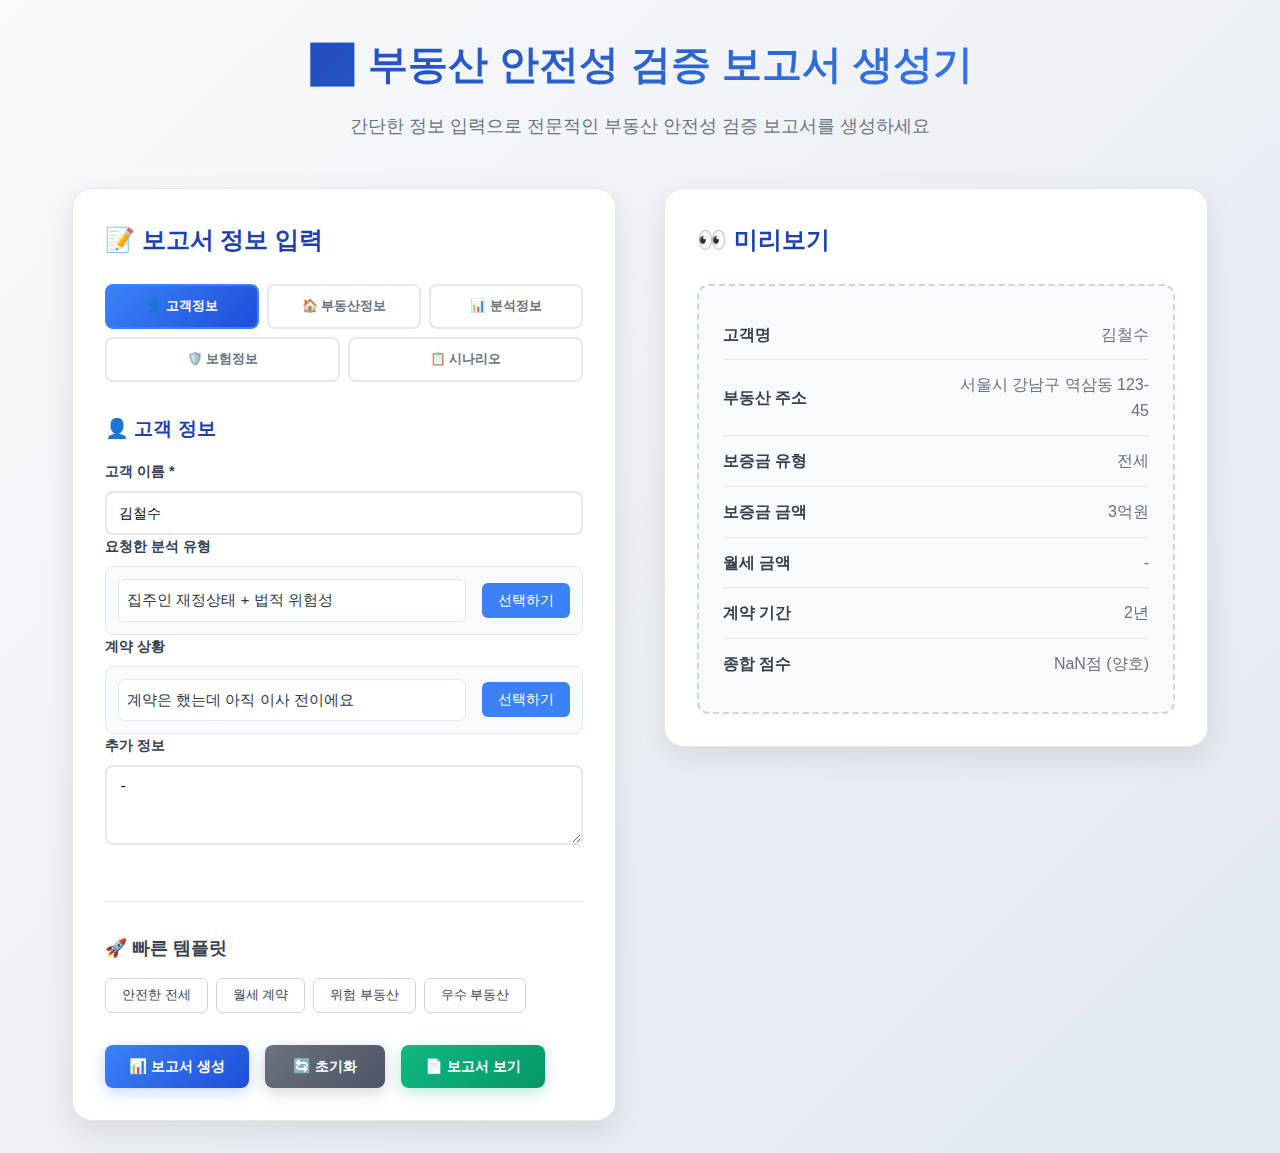
<file: report-generator/report-generator.html>
<!DOCTYPE html>
<html lang="ko">
<head>
    <meta charset="UTF-8">
    <meta name="viewport" content="width=device-width, initial-scale=1.0">
    <title>부동산 안전성 검증 보고서 생성기 - 보증지킴이</title>
    <link rel="stylesheet" href="../report-generator/report-generator.css">
    
    <!-- Meta Pixel Code -->
    <script>
    !function(f,b,e,v,n,t,s)
    {if(f.fbq)return;n=f.fbq=function(){n.callMethod?
    n.callMethod.apply(n,arguments):n.queue.push(arguments)};
    if(!f._fbq)f._fbq=n;n.push=n;n.loaded=!0;n.version='2.0';
    n.queue=[];t=b.createElement(e);t.async=!0;
    t.src=v;s=b.getElementsByTagName(e)[0];
    s.parentNode.insertBefore(t,s)}(window, document,'script',
    'https://connect.facebook.net/en_US/fbevents.js');
    fbq('init', '1330722015430909');
    fbq('track', 'PageView');
    </script>
    <noscript><img height="1" width="1" style="display:none"
    src="https://www.facebook.com/tr?id=1330722015430909&ev=PageView&noscript=1"
    /></noscript>
    <!-- End Meta Pixel Code -->
</head>
<body>
    <div class="container">
        <!-- 헤더 -->
        <div class="header">
            <h1>📊 부동산 안전성 검증 보고서 생성기</h1>
            <p>간단한 정보 입력으로 전문적인 부동산 안전성 검증 보고서를 생성하세요</p>
        </div>

        <!-- 메인 콘텐츠 -->
        <div class="main-content">
            <!-- 입력 폼 섹션 -->
            <div class="form-section">
                <h2>📝 보고서 정보 입력</h2>
                
                <!-- 섹션 네비게이션 -->
                <div class="section-navigation">
                    <button type="button" class="nav-btn active" onclick="showSection('customer')">👤 고객정보</button>
                    <button type="button" class="nav-btn" onclick="showSection('property')">🏠 부동산정보</button>
                    <button type="button" class="nav-btn" onclick="showSection('analysis')">📊 분석정보</button>
                    <button type="button" class="nav-btn" onclick="showSection('insurance')">🛡️ 보험정보</button>
                    <button type="button" class="nav-btn" onclick="showSection('scenario')">📋 시나리오</button>
                </div>
                
                <form id="reportForm" class="form-grid">
                    <!-- 고객 정보 섹션 -->
                    <div class="section-content active" id="customer-section">
                        <h3>👤 고객 정보</h3>
                        <div class="form-group">
                            <label for="customerName">고객 이름 *</label>
                            <input type="text" id="customerName" placeholder="예: 김철수" value="김철수" required>
                        </div>

                        <div class="form-group">
                            <label for="requestedAnalysis">요청한 분석 유형</label>
                            <div class="analysis-type-selector">
                                <div class="selected-analysis" id="selectedAnalysis">집주인 재정상태 + 법적 위험성</div>
                                <button type="button" class="select-button" onclick="openAnalysisSelector()">선택하기</button>
                            </div>
                        </div>

                        <div class="form-group">
                            <label for="contractSituation">계약 상황</label>
                            <div class="selector-container">
                                <div class="selected-value" id="selectedContractSituation">계약은 했는데 아직 이사 전이에요</div>
                                <button type="button" class="select-button" onclick="openContractSituationSelector()">선택하기</button>
                            </div>
                        </div>

                        <div class="form-group">
                            <label for="additionalInfo">추가 정보</label>
                            <textarea id="additionalInfo" placeholder="특별한 요청사항이나 추가 정보를 입력하세요">-</textarea>
                        </div>
                    </div>

                    <!-- 부동산 정보 섹션 -->
                    <div class="section-content" id="property-section">
                        <h3>🏠 부동산 정보</h3>
                        <div class="form-group">
                            <label for="propertyAddress">부동산 주소 *</label>
                            <input type="text" id="propertyAddress" placeholder="예: 서울시 강남구 역삼동 123-45" value="서울시 강남구 역삼동 123-45" required>
                        </div>

                        <div class="form-group">
                            <label for="depositType">보증금 유형 *</label>
                            <div class="selector-container">
                                <div class="selected-value" id="selectedDepositType">전세</div>
                                <button type="button" class="select-button" onclick="openDepositTypeSelector()">선택하기</button>
                            </div>
                        </div>

                        <div class="form-group">
                            <label for="depositAmount">보증금 금액 *</label>
                            <input type="text" id="depositAmount" placeholder="예: 3억원, 1억 5천만원" value="3억원" required>
                            <div class="help-text">한글로 입력해주세요 (예: 3억원, 1억 5천만원)</div>
                        </div>

                        <div class="form-group">
                            <label for="monthlyRent">월세 금액</label>
                            <input type="text" id="monthlyRent" placeholder="예: 50만원 (전세면 -)" value="-">
                            <div class="help-text">월세/반전세인 경우에만 입력, 전세면 "-"</div>
                        </div>

                        <div class="form-group">
                            <label for="contractPeriod">계약 기간</label>
                            <div class="selector-container">
                                <div class="selected-value" id="selectedContractPeriod">2년</div>
                                <button type="button" class="select-button" onclick="openContractPeriodSelector()">선택하기</button>
                            </div>
                        </div>
                    </div>

                    <!-- 분석 정보 섹션 -->
                    <div class="section-content" id="analysis-section">
                        <h3>📊 분석 정보</h3>
                        <div class="score-input-group">
                            <div class="form-group">
                                <label for="legalScore">법적 안전성 점수 *</label>
                                <input type="number" id="legalScore" placeholder="0-100" value="90" min="0" max="100" required>
                            </div>
                            <div class="form-group">
                                <label for="financialScore">금융 안전성 점수 *</label>
                                <input type="number" id="financialScore" placeholder="0-100" value="85" min="0" max="100" required>
                            </div>
                        </div>
                        
                        <div class="score-input-group">
                            <div class="form-group">
                                <label for="totalScore">종합 점수 (자동계산)</label>
                                <input type="number" id="totalScore" placeholder="자동계산" readonly>
                            </div>
                            <div class="form-group">
                                <label for="scoreLabel">점수 등급 (자동계산)</label>
                                <select id="scoreLabel" disabled>
                                    <option value="우수">우수 (90-100)</option>
                                    <option value="양호" selected>양호 (80-89)</option>
                                    <option value="보통">보통 (70-79)</option>
                                    <option value="주의">주의 (50-69)</option>
                                    <option value="위험">위험 (0-49)</option>
                                </select>
                            </div>
                        </div>
                    </div>

                    <!-- 보험 정보 섹션 -->
                    <div class="section-content" id="insurance-section">
                        <h3>🛡️ 보험 정보</h3>
                        <div class="form-group">
                            <label for="insuranceAvailable">보험 가입 가능 여부</label>
                            <div class="selector-container">
                                <div class="selected-value" id="selectedInsuranceAvailable">가입 가능</div>
                                <button type="button" class="select-button" onclick="openInsuranceSelector()">선택하기</button>
                            </div>
                        </div>

                        <div class="form-group">
                            <label for="insurancePremium">월 보험료</label>
                            <input type="text" id="insurancePremium" placeholder="예: 3만원" value="3만원">
                        </div>

                        <div class="form-group">
                            <label for="insuranceLimit">보장 한도</label>
                            <input type="text" id="insuranceLimit" placeholder="예: 최대 3억원" value="최대 3억원">
                        </div>

                        <div class="form-group">
                            <label for="recommendedInsurance">추천 보험사</label>
                            <input type="text" id="recommendedInsurance" placeholder="예: DB손해보험, 현대해상" value="DB손해보험, 현대해상">
                        </div>

                        <div class="form-group">
                            <label for="loanAvailable">전세대출 가능 여부</label>
                            <div class="selector-container">
                                <div class="selected-value" id="selectedLoanAvailable">대출 가능</div>
                                <button type="button" class="select-button" onclick="openLoanSelector()">선택하기</button>
                            </div>
                        </div>

                        <div class="form-group">
                            <label for="loanLimit">대출 한도</label>
                            <input type="text" id="loanLimit" placeholder="예: 2.4억원" value="2.4억원">
                        </div>

                        <div class="form-group">
                            <label for="recommendedBank">추천 은행</label>
                            <input type="text" id="recommendedBank" placeholder="예: 국민은행, 신한은행" value="국민은행, 신한은행">
                        </div>
                    </div>

                    <!-- 시나리오 선택 섹션 -->
                    <div class="section-content" id="scenario-section">
                        <h3>📋 시나리오 선택</h3>
                        <p class="section-description">보고서에 포함할 시나리오를 선택하세요</p>
                        
                        <div class="scenario-checkboxes">
                            <div class="checkbox-group">
                                <input type="checkbox" id="scenarioAuction" checked>
                                <label for="scenarioAuction">경매 상황</label>
                                <span class="checkbox-desc">경매 발생 시 예상되는 상황과 손실 분석</span>
                            </div>
                            
                            <div class="checkbox-group">
                                <input type="checkbox" id="scenarioFraud" checked onchange="toggleFraudDetails()">
                                <label for="scenarioFraud">전세사기</label>
                                <span class="checkbox-desc">이런 전세사기들이 있어요</span>
                                <button type="button" class="detail-toggle-btn" onclick="toggleFraudDetails()" id="fraudDetailBtn">세부선택</button>
                                
                                <div class="fraud-details" id="fraudDetails" style="display: none;">
                                    <div class="fraud-sub-checkboxes">
                                        <div class="sub-checkbox-group">
                                            <input type="checkbox" id="fraudDoubleContract" checked>
                                            <label for="fraudDoubleContract">이중계약 사기</label>
                                            <span class="sub-desc">같은 집을 여러 명에게 계약</span>
                                        </div>
                                        <div class="sub-checkbox-group">
                                            <input type="checkbox" id="fraudFakeOwner" checked>
                                            <label for="fraudFakeOwner">가짜 집주인 사기</label>
                                            <span class="sub-desc">실제 집주인이 아닌 사람이 계약</span>
                                        </div>
                                        <div class="sub-checkbox-group">
                                            <input type="checkbox" id="fraudMortgage" checked>
                                            <label for="fraudMortgage">저당권 설정 사기</label>
                                            <span class="sub-desc">보증금보다 높은 저당권 설정</span>
                                        </div>
                                        <div class="sub-checkbox-group">
                                            <input type="checkbox" id="fraudAuction" checked>
                                            <label for="fraudAuction">경매 예정 사기</label>
                                            <span class="sub-desc">경매 예정인 집을 계약</span>
                                        </div>
                                        <div class="sub-checkbox-group">
                                            <input type="checkbox" id="fraudDocument" checked>
                                            <label for="fraudDocument">서류 위조 사기</label>
                                            <span class="sub-desc">등기부등본 등 서류 위조</span>
                                        </div>
                                        <div class="sub-checkbox-group">
                                            <input type="checkbox" id="fraudDeposit" checked>
                                            <label for="fraudDeposit">보증금 횡령 사기</label>
                                            <span class="sub-desc">보증금을 다른 용도로 사용</span>
                                        </div>
                                        <div class="sub-checkbox-group">
                                            <input type="checkbox" id="fraudEviction" checked>
                                            <label for="fraudEviction">강제퇴거 사기</label>
                                            <span class="sub-desc">계약 기간 중 강제로 퇴거 요구</span>
                                        </div>
                                        <div class="sub-checkbox-group">
                                            <input type="checkbox" id="fraudRent" checked>
                                            <label for="fraudRent">월세 요구 사기</label>
                                            <span class="sub-desc">전세인데 월세를 요구</span>
                                        </div>
                                    </div>
                                </div>
                            </div>
                            
                            <div class="checkbox-group">
                                <input type="checkbox" id="scenarioContact" checked>
                                <label for="scenarioContact">집주인 연락 두절</label>
                                <span class="checkbox-desc">갑자기 연락이 안 될 때</span>
                            </div>
                            
                            <div class="checkbox-group">
                                <input type="checkbox" id="scenarioPrice" checked>
                                <label for="scenarioPrice">저렴한 매물</label>
                                <span class="checkbox-desc">너무 싸게 나온 집일 때</span>
                            </div>
                            
                            <div class="checkbox-group">
                                <input type="checkbox" id="scenarioContract" checked>
                                <label for="scenarioContract">계약서 이상 조항</label>
                                <span class="checkbox-desc">이상한 조건이 있을 때</span>
                            </div>
                            
                            <div class="checkbox-group">
                                <input type="checkbox" id="scenarioCredit" checked>
                                <label for="scenarioCredit">집주인 신용도</label>
                                <span class="checkbox-desc">집주인 재정상태가 불안할 때</span>
                            </div>
                            
                            <div class="checkbox-group">
                                <input type="checkbox" id="scenarioTips" checked>
                                <label for="scenarioTips">추가 팁</label>
                                <span class="checkbox-desc">더 안전하게 하려면</span>
                            </div>
                        </div>
                    </div>

                    <!-- 빠른 템플릿 -->
                    <div class="quick-templates">
                        <h3>🚀 빠른 템플릿</h3>
                        <div class="template-buttons">
                            <button type="button" class="btn-template" onclick="loadTemplate('safe')">안전한 전세</button>
                            <button type="button" class="btn-template" onclick="loadTemplate('monthly')">월세 계약</button>
                            <button type="button" class="btn-template" onclick="loadTemplate('risky')">위험 부동산</button>
                            <button type="button" class="btn-template" onclick="loadTemplate('excellent')">우수 부동산</button>
                        </div>
                    </div>
                </form>

                <!-- 액션 버튼들 -->
                <div class="form-actions">
                    <button type="button" class="btn btn-primary" onclick="generateReport()">
                        📊 보고서 생성
                    </button>
                    <button type="button" class="btn btn-secondary" onclick="resetForm()">
                        🔄 초기화
                    </button>
                    <button type="button" class="btn btn-success" onclick="openReport()">
                        📄 보고서 보기
                    </button>
                </div>
            </div>

            <!-- 미리보기 섹션 -->
            <div class="preview-section">
                <h2>👀 미리보기</h2>
                <div class="preview-content">
                    <div class="preview-placeholder" id="previewPlaceholder">
                        📝 정보를 입력하고<br>
                        "보고서 생성" 버튼을 클릭하면<br>
                        미리보기가 표시됩니다
                    </div>
                    <div class="preview-data" id="previewData">
                        <!-- 미리보기 데이터가 여기에 표시됩니다 -->
                    </div>
                </div>
            </div>
        </div>
    </div>

    <!-- 분석 유형 선택 팝업 -->
    <div class="analysis-selector-popup" id="analysisSelectorPopup">
        <div class="popup-content">
            <div class="popup-header">
                <h3>분석 유형 선택</h3>
                <button class="close-button" onclick="closeAnalysisSelector()">×</button>
            </div>
            <div class="analysis-options">
                <div class="analysis-option" onclick="selectAnalysis('집주인 재정상태 + 법적 위험성')">
                    <div class="option-icon">💰⚖️</div>
                    <div class="option-text">
                        <div class="option-title">집주인 재정상태 + 법적 위험성</div>
                        <div class="option-desc">집주인의 재정상태와 법적 리스크를 종합 분석</div>
                    </div>
                </div>
                <div class="analysis-option" onclick="selectAnalysis('부동산 시세 + 투자 가치')">
                    <div class="option-icon">📈🏠</div>
                    <div class="option-text">
                        <div class="option-title">부동산 시세 + 투자 가치</div>
                        <div class="option-desc">현재 시세와 향후 투자 가치를 분석</div>
                    </div>
                </div>
                <div class="analysis-option" onclick="selectAnalysis('계약서 검토 + 권리분석')">
                    <div class="option-icon">📋🔍</div>
                    <div class="option-text">
                        <div class="option-title">계약서 검토 + 권리분석</div>
                        <div class="option-desc">계약서 내용과 임차인 권리를 상세 분석</div>
                    </div>
                </div>
                <div class="analysis-option" onclick="selectAnalysis('전체 종합 분석')">
                    <div class="option-icon">🎯📊</div>
                    <div class="option-text">
                        <div class="option-title">전체 종합 분석</div>
                        <div class="option-desc">모든 항목을 포함한 종합적인 분석</div>
                    </div>
                </div>
                <div class="analysis-option" onclick="selectAnalysis('긴급 위험성 검토')">
                    <div class="option-icon">⚠️🚨</div>
                    <div class="option-text">
                        <div class="option-title">긴급 위험성 검토</div>
                        <div class="option-desc">즉시 확인이 필요한 위험 요소들을 우선 분석</div>
                    </div>
                </div>
            </div>
        </div>
    </div>

    <!-- 보증금 유형 선택 팝업 -->
    <div class="selector-popup" id="depositTypeSelectorPopup">
        <div class="popup-content">
            <div class="popup-header">
                <h3>보증금 유형 선택</h3>
                <button class="close-button" onclick="closeDepositTypeSelector()">×</button>
            </div>
            <div class="selector-options">
                <div class="selector-option" onclick="selectDepositType('전세')">
                    <div class="option-icon">🏠</div>
                    <div class="option-text">
                        <div class="option-title">전세</div>
                        <div class="option-desc">보증금만 지불하고 월세 없음</div>
                    </div>
                </div>
                <div class="selector-option" onclick="selectDepositType('월세')">
                    <div class="option-icon">💰</div>
                    <div class="option-text">
                        <div class="option-title">월세</div>
                        <div class="option-desc">보증금 + 매월 월세 지불</div>
                    </div>
                </div>
                <div class="selector-option" onclick="selectDepositType('반전세')">
                    <div class="option-icon">🔄</div>
                    <div class="option-text">
                        <div class="option-title">반전세</div>
                        <div class="option-desc">보증금의 일부만 지불하고 월세 지불</div>
                    </div>
                </div>
            </div>
        </div>
    </div>

    <!-- 계약 기간 선택 팝업 -->
    <div class="selector-popup" id="contractPeriodSelectorPopup">
        <div class="popup-content">
            <div class="popup-header">
                <h3>계약 기간 선택</h3>
                <button class="close-button" onclick="closeContractPeriodSelector()">×</button>
            </div>
            <div class="selector-options">
                <div class="selector-option" onclick="selectContractPeriod('6개월')">
                    <div class="option-icon">📅</div>
                    <div class="option-text">
                        <div class="option-title">6개월</div>
                        <div class="option-desc">단기 계약</div>
                    </div>
                </div>
                <div class="selector-option" onclick="selectContractPeriod('1년')">
                    <div class="option-icon">📆</div>
                    <div class="option-text">
                        <div class="option-title">1년</div>
                        <div class="option-desc">일반적인 계약 기간</div>
                    </div>
                </div>
                <div class="selector-option" onclick="selectContractPeriod('2년')">
                    <div class="option-icon">🗓️</div>
                    <div class="option-text">
                        <div class="option-title">2년</div>
                        <div class="option-desc">장기 계약 (권장)</div>
                    </div>
                </div>
            </div>
        </div>
    </div>

    <!-- 보험 가입 가능 여부 선택 팝업 -->
    <div class="selector-popup" id="insuranceSelectorPopup">
        <div class="popup-content">
            <div class="popup-header">
                <h3>보험 가입 가능 여부</h3>
                <button class="close-button" onclick="closeInsuranceSelector()">×</button>
            </div>
            <div class="selector-options">
                <div class="selector-option" onclick="selectInsurance('가입 가능')">
                    <div class="option-icon">✅</div>
                    <div class="option-text">
                        <div class="option-title">가입 가능</div>
                        <div class="option-desc">전세보증보험 가입 가능</div>
                    </div>
                </div>
                <div class="selector-option" onclick="selectInsurance('가입 불가')">
                    <div class="option-icon">❌</div>
                    <div class="option-text">
                        <div class="option-title">가입 불가</div>
                        <div class="option-desc">보험 가입 조건 미충족</div>
                    </div>
                </div>
                <div class="selector-option" onclick="selectInsurance('조건부 가입')">
                    <div class="option-icon">⚠️</div>
                    <div class="option-text">
                        <div class="option-title">조건부 가입</div>
                        <div class="option-desc">특정 조건 하에 가입 가능</div>
                    </div>
                </div>
            </div>
        </div>
    </div>

    <!-- 전세대출 가능 여부 선택 팝업 -->
    <div class="selector-popup" id="loanSelectorPopup">
        <div class="popup-content">
            <div class="popup-header">
                <h3>전세대출 가능 여부</h3>
                <button class="close-button" onclick="closeLoanSelector()">×</button>
            </div>
            <div class="selector-options">
                <div class="selector-option" onclick="selectLoan('대출 가능')">
                    <div class="option-icon">🏦</div>
                    <div class="option-text">
                        <div class="option-title">대출 가능</div>
                        <div class="option-desc">전세대출 신청 가능</div>
                    </div>
                </div>
                <div class="selector-option" onclick="selectLoan('대출 불가')">
                    <div class="option-icon">🚫</div>
                    <div class="option-text">
                        <div class="option-title">대출 불가</div>
                        <div class="option-desc">대출 조건 미충족</div>
                    </div>
                </div>
                <div class="selector-option" onclick="selectLoan('조건부 대출')">
                    <div class="option-icon">📋</div>
                    <div class="option-text">
                        <div class="option-title">조건부 대출</div>
                        <div class="option-desc">특정 조건 하에 대출 가능</div>
                    </div>
                </div>
            </div>
        </div>
    </div>

    <!-- 계약 상황 선택 팝업 -->
    <div class="selector-popup" id="contractSituationSelectorPopup">
        <div class="popup-content">
            <div class="popup-header">
                <h3>계약 상황 선택</h3>
                <button class="close-button" onclick="closeContractSituationSelector()">×</button>
            </div>
            <div class="selector-options">
                <div class="selector-option" onclick="selectContractSituation('계약은 했는데 아직 이사 전이에요')">
                    <div class="option-icon">📋</div>
                    <div class="option-text">
                        <div class="option-title">계약은 했는데 아직 이사 전이에요</div>
                        <div class="option-desc">계약 체결 후 이사 준비 중</div>
                    </div>
                </div>
                <div class="selector-option" onclick="selectContractSituation('계약하고 싶은 집이 있어요')">
                    <div class="option-icon">🔍</div>
                    <div class="option-text">
                        <div class="option-title">계약하고 싶은 집이 있어요</div>
                        <div class="option-desc">계약 전 분석 요청</div>
                    </div>
                </div>
                <div class="selector-option" onclick="selectContractSituation('현재 거주 중이에요')">
                    <div class="option-icon">🏠</div>
                    <div class="option-text">
                        <div class="option-title">현재 거주 중이에요</div>
                        <div class="option-desc">이미 거주 중인 부동산 분석</div>
                    </div>
                </div>
                <div class="selector-option" onclick="selectContractSituation('둘러보기만 했어요')">
                    <div class="option-icon">👀</div>
                    <div class="option-text">
                        <div class="option-title">둘러보기만 했어요</div>
                        <div class="option-desc">부동산 확인 후 분석 요청</div>
                    </div>
                </div>
            </div>
        </div>
    </div>

    <!-- 팝업 클릭율 및 광고비 대비 수익률 측정을 위한 추적 코드 -->
    <script>
        /**
         * ========================================
         * 팝업 클릭율 및 광고비 대비 수익률 측정 시스템
         * ========================================
         */
        
        // 추적 데이터 저장소
        const trackingData = {
            popupClicks: {},
            adRevenue: {},
            userSessions: [],
            conversionEvents: []
        };

        // 팝업 클릭 추적 함수
        function trackPopupClick(popupId, popupType, action) {
            const timestamp = new Date().toISOString();
            const sessionId = getSessionId();
            
            const clickData = {
                sessionId: sessionId,
                popupId: popupId,
                popupType: popupType,
                action: action, // 'open', 'close', 'interact'
                timestamp: timestamp,
                userAgent: navigator.userAgent,
                referrer: document.referrer,
                url: window.location.href
            };

            // 로컬 저장소에 저장
            if (!trackingData.popupClicks[popupId]) {
                trackingData.popupClicks[popupId] = [];
            }
            trackingData.popupClicks[popupId].push(clickData);

            // 서버로 전송 (실제 구현 시)
            sendTrackingData('popup_click', clickData);
            
            console.log('팝업 클릭 추적:', clickData);
        }

        // 전환 이벤트 추적 (보고서 생성, 다운로드 등)
        function trackConversionEvent(eventType, eventValue, metadata = {}) {
            const timestamp = new Date().toISOString();
            const sessionId = getSessionId();
            
            const conversionData = {
                sessionId: sessionId,
                eventType: eventType, // 'report_generated', 'report_downloaded', 'form_submitted'
                eventValue: eventValue,
                metadata: metadata,
                timestamp: timestamp,
                userAgent: navigator.userAgent,
                referrer: document.referrer,
                url: window.location.href
            };

            trackingData.conversionEvents.push(conversionData);
            sendTrackingData('conversion', conversionData);
            
            console.log('전환 이벤트 추적:', conversionData);
        }

        // 세션 ID 생성
        function getSessionId() {
            let sessionId = sessionStorage.getItem('tracking_session_id');
            if (!sessionId) {
                sessionId = 'session_' + Date.now() + '_' + Math.random().toString(36).substr(2, 9);
                sessionStorage.setItem('tracking_session_id', sessionId);
            }
            return sessionId;
        }

        // 추적 데이터를 서버로 전송
        function sendTrackingData(eventType, data) {
            // 현재는 로컬 스토리지에 저장
            const existingData = JSON.parse(localStorage.getItem('tracking_data') || '{}');
            if (!existingData[eventType]) {
                existingData[eventType] = [];
            }
            existingData[eventType].push(data);
            localStorage.setItem('tracking_data', JSON.stringify(existingData));
        }

        // 개발자용 추적 데이터 확인 함수 (콘솔에서 사용)
        window.trackingUtils = {
            getData: () => trackingData,
            trackPopupClick: trackPopupClick,
            trackConversion: trackConversionEvent
        };
    </script>

    <script>
        /**
         * ========================================
         * 보고서 생성기 JavaScript
         * ========================================
         */

        // 분석 유형 선택 팝업 관련 함수들
        function openAnalysisSelector() {
            document.getElementById('analysisSelectorPopup').style.display = 'flex';
            trackPopupClick('analysis_selector', 'popup_selector', 'open');
        }

        function closeAnalysisSelector() {
            document.getElementById('analysisSelectorPopup').style.display = 'none';
            trackPopupClick('analysis_selector', 'popup_selector', 'close');
        }

        function selectAnalysis(analysisType) {
            document.getElementById('selectedAnalysis').textContent = analysisType;
            trackPopupClick('analysis_selector', 'popup_selector', 'interact');
            closeAnalysisSelector();
        }

        // 팝업 외부 클릭 시 닫기
        document.addEventListener('click', function(event) {
            const popup = document.getElementById('analysisSelectorPopup');
            if (event.target === popup) {
                closeAnalysisSelector();
            }
        });

        // 보증금 유형 선택 관련 함수들
        function openDepositTypeSelector() {
            document.getElementById('depositTypeSelectorPopup').style.display = 'flex';
        }

        function closeDepositTypeSelector() {
            document.getElementById('depositTypeSelectorPopup').style.display = 'none';
        }

        function selectDepositType(depositType) {
            document.getElementById('selectedDepositType').textContent = depositType;
            closeDepositTypeSelector();
        }

        // 계약 기간 선택 관련 함수들
        function openContractPeriodSelector() {
            document.getElementById('contractPeriodSelectorPopup').style.display = 'flex';
        }

        function closeContractPeriodSelector() {
            document.getElementById('contractPeriodSelectorPopup').style.display = 'none';
        }

        function selectContractPeriod(contractPeriod) {
            document.getElementById('selectedContractPeriod').textContent = contractPeriod;
            closeContractPeriodSelector();
        }

        // 보험 가입 가능 여부 선택 관련 함수들
        function openInsuranceSelector() {
            document.getElementById('insuranceSelectorPopup').style.display = 'flex';
        }

        function closeInsuranceSelector() {
            document.getElementById('insuranceSelectorPopup').style.display = 'none';
        }

        function selectInsurance(insuranceStatus) {
            document.getElementById('selectedInsuranceAvailable').textContent = insuranceStatus;
            closeInsuranceSelector();
        }

        // 전세대출 가능 여부 선택 관련 함수들
        function openLoanSelector() {
            document.getElementById('loanSelectorPopup').style.display = 'flex';
        }

        function closeLoanSelector() {
            document.getElementById('loanSelectorPopup').style.display = 'none';
        }

        function selectLoan(loanStatus) {
            document.getElementById('selectedLoanAvailable').textContent = loanStatus;
            closeLoanSelector();
        }

        // 계약 상황 선택 관련 함수들
        function openContractSituationSelector() {
            document.getElementById('contractSituationSelectorPopup').style.display = 'flex';
        }

        function closeContractSituationSelector() {
            document.getElementById('contractSituationSelectorPopup').style.display = 'none';
        }

        function selectContractSituation(contractSituation) {
            document.getElementById('selectedContractSituation').textContent = contractSituation;
            closeContractSituationSelector();
        }

        // 모든 팝업 외부 클릭 시 닫기
        document.addEventListener('click', function(event) {
            const popups = [
                'analysisSelectorPopup',
                'depositTypeSelectorPopup', 
                'contractPeriodSelectorPopup',
                'insuranceSelectorPopup',
                'loanSelectorPopup',
                'contractSituationSelectorPopup'
            ];
            
            popups.forEach(popupId => {
                const popup = document.getElementById(popupId);
                if (event.target === popup) {
                    popup.style.display = 'none';
                }
            });
        });

        // 전세사기 세부 항목 토글 함수
        function toggleFraudDetails() {
            const fraudDetails = document.getElementById('fraudDetails');
            const fraudDetailBtn = document.getElementById('fraudDetailBtn');
            const isVisible = fraudDetails.style.display !== 'none';
            
            if (isVisible) {
                fraudDetails.style.display = 'none';
                fraudDetailBtn.textContent = '세부선택';
            } else {
                fraudDetails.style.display = 'block';
                fraudDetailBtn.textContent = '접기';
            }
        }

        // 법적 안전성과 금융 안전성 점수 입력 시 자동으로 종합 점수와 등급 계산
        function calculateTotalScore() {
            const legalScore = parseInt(document.getElementById('legalScore').value) || 0;
            const financialScore = parseInt(document.getElementById('financialScore').value) || 0;
            
            // 평균 점수 계산 (소수점 첫째자리까지 반올림)
            const averageScore = Math.round(((legalScore + financialScore) / 2) * 10) / 10;
            
            // 종합 점수 업데이트
            document.getElementById('totalScore').value = averageScore;
            
            // 점수 등급 자동 설정
            const scoreLabel = document.getElementById('scoreLabel');
            if (averageScore >= 90) scoreLabel.value = '우수';
            else if (averageScore >= 80) scoreLabel.value = '양호';
            else if (averageScore >= 70) scoreLabel.value = '보통';
            else if (averageScore >= 50) scoreLabel.value = '주의';
            else if (averageScore >= 0) scoreLabel.value = '위험';
            
            updatePreview();
        }

        // 법적 안전성과 금융 안전성 점수 입력 이벤트
        document.getElementById('legalScore').addEventListener('input', calculateTotalScore);
        document.getElementById('financialScore').addEventListener('input', calculateTotalScore);

        /**
         * 섹션 전환 함수
         */
        function showSection(sectionId) {
            // 모든 섹션 숨기기
            document.querySelectorAll('.section-content').forEach(section => {
                section.classList.remove('active');
            });
            
            // 모든 네비게이션 버튼 비활성화
            document.querySelectorAll('.nav-btn').forEach(btn => {
                btn.classList.remove('active');
            });
            
            // 선택된 섹션 표시
            const targetSection = document.getElementById(sectionId + '-section');
            if (targetSection) {
                targetSection.classList.add('active');
            }
            
            // 선택된 버튼 활성화
            const targetButton = event.target;
            if (targetButton) {
                targetButton.classList.add('active');
            }
        }

        // 모든 입력 필드에 실시간 미리보기 업데이트 이벤트 추가
        document.querySelectorAll('#reportForm input, #reportForm select, #reportForm textarea').forEach(input => {
            input.addEventListener('input', updatePreview);
        });

        /**
         * 미리보기 업데이트
         */
        function updatePreview() {
            const formData = getFormData();
            const previewPlaceholder = document.getElementById('previewPlaceholder');
            const previewData = document.getElementById('previewData');
            
            if (formData.customerName && formData.propertyAddress && formData.depositAmount) {
                previewPlaceholder.style.display = 'none';
                previewData.style.display = 'block';
                
                previewData.innerHTML = `
                    <div class="preview-item">
                        <span class="preview-label">고객명</span>
                        <span class="preview-value">${formData.customerName}</span>
                    </div>
                    <div class="preview-item">
                        <span class="preview-label">부동산 주소</span>
                        <span class="preview-value">${formData.propertyAddress}</span>
                    </div>
                    <div class="preview-item">
                        <span class="preview-label">보증금 유형</span>
                        <span class="preview-value">${formData.depositType}</span>
                    </div>
                    <div class="preview-item">
                        <span class="preview-label">보증금 금액</span>
                        <span class="preview-value">${formData.depositAmount}</span>
                    </div>
                    <div class="preview-item">
                        <span class="preview-label">월세 금액</span>
                        <span class="preview-value">${formData.monthlyRent}</span>
                    </div>
                    <div class="preview-item">
                        <span class="preview-label">계약 기간</span>
                        <span class="preview-value">${formData.contractPeriod}</span>
                    </div>
                    <div class="preview-item">
                        <span class="preview-label">종합 점수</span>
                        <span class="preview-value">${formData.totalScore}점 (${formData.scoreLabel})</span>
                    </div>
                `;
            } else {
                previewPlaceholder.style.display = 'block';
                previewData.style.display = 'none';
            }
        }

        /**
         * 폼 데이터 수집
         */
        function getFormData() {
            return {
                customerName: document.getElementById('customerName').value,
                propertyAddress: document.getElementById('propertyAddress').value,
                depositType: document.getElementById('selectedDepositType').textContent,
                depositAmount: document.getElementById('depositAmount').value,
                monthlyRent: document.getElementById('monthlyRent').value,
                contractPeriod: document.getElementById('selectedContractPeriod').textContent,
                legalScore: parseInt(document.getElementById('legalScore').value),
                financialScore: parseInt(document.getElementById('financialScore').value),
                totalScore: parseFloat(document.getElementById('totalScore').value),
                scoreLabel: document.getElementById('scoreLabel').value,
                requestedAnalysis: document.getElementById('selectedAnalysis').textContent,
                contractSituation: document.getElementById('selectedContractSituation').textContent,
                additionalInfo: document.getElementById('additionalInfo').value,
                insuranceAvailable: document.getElementById('selectedInsuranceAvailable').textContent,
                insurancePremium: document.getElementById('insurancePremium').value,
                insuranceLimit: document.getElementById('insuranceLimit').value,
                recommendedInsurance: document.getElementById('recommendedInsurance').value,
                loanAvailable: document.getElementById('selectedLoanAvailable').textContent,
                loanLimit: document.getElementById('loanLimit').value,
                recommendedBank: document.getElementById('recommendedBank').value,
                scenarioAuction: document.getElementById('scenarioAuction').checked,
                scenarioFraud: document.getElementById('scenarioFraud').checked,
                scenarioContact: document.getElementById('scenarioContact').checked,
                scenarioPrice: document.getElementById('scenarioPrice').checked,
                scenarioContract: document.getElementById('scenarioContract').checked,
                scenarioCredit: document.getElementById('scenarioCredit').checked,
                // 전세사기 세부 항목들
                fraudDoubleContract: document.getElementById('fraudDoubleContract').checked,
                fraudFakeOwner: document.getElementById('fraudFakeOwner').checked,
                fraudMortgage: document.getElementById('fraudMortgage').checked,
                fraudAuction: document.getElementById('fraudAuction').checked,
                fraudDocument: document.getElementById('fraudDocument').checked,
                fraudDeposit: document.getElementById('fraudDeposit').checked,
                fraudEviction: document.getElementById('fraudEviction').checked,
                fraudRent: document.getElementById('fraudRent').checked,
                scenarioTips: document.getElementById('scenarioTips').checked
            };
        }

        /**
         * 보고서 생성
         */
        function generateReport() {
            try {
                const formData = getFormData();
                
                // 필수 필드 검증
                if (!formData.customerName || !formData.propertyAddress || !formData.depositAmount) {
                    showNotification('❌ 필수 정보를 모두 입력해주세요.', 'error');
                    return;
                }
                
                // 보고서 생성 추적
                trackConversionEvent('report_generated', 'report_generator', {
                    customerName: formData.customerName,
                    propertyAddress: formData.propertyAddress,
                    depositAmount: formData.depositAmount,
                    totalScore: formData.totalScore
                });

                // 점수에 따른 자동 설명 생성
                formData.scoreDescription = generateScoreDescription(formData.totalScore, formData.scoreLabel);

                // localStorage에 데이터 저장
                localStorage.setItem('reportData', JSON.stringify(formData));
                
                // 새로운 HTML 파일 생성
                generateNewHTMLFile(formData);
                
                showNotification('✅ 보고서가 성공적으로 생성되었습니다!', 'success');
                
                // 1초 후 보고서 페이지로 이동
                setTimeout(() => {
                    window.open('report-template.html', '_blank');
                }, 1000);

            } catch (error) {
                console.error('보고서 생성 중 오류:', error);
                showNotification('❌ 보고서 생성 중 오류가 발생했습니다.', 'error');
            }
        }

        /**
         * 새로운 HTML 파일 생성
         */
        function generateNewHTMLFile(formData) {
            try {
                // 파일명 생성 (고객명_날짜시간)
                const now = new Date();
                const timestamp = now.toISOString().replace(/[:.]/g, '-').slice(0, 19);
                const fileName = `${formData.customerName}_${timestamp}.html`;
                
                // HTML 템플릿 생성
                const htmlContent = generateHTMLTemplate(formData);
                
                // Blob 생성
                const blob = new Blob([htmlContent], { type: 'text/html;charset=utf-8' });
                
                // File System Access API를 사용하여 특정 폴더에 저장 시도
                if ('showSaveFilePicker' in window) {
                    // 최신 브라우저에서 지원하는 File System Access API 사용
                    window.showSaveFilePicker({
                        suggestedName: fileName,
                        types: [{
                            description: 'HTML 파일',
                            accept: { 'text/html': ['.html'] }
                        }]
                    }).then(fileHandle => {
                        return fileHandle.createWritable();
                    }).then(writable => {
                        return writable.write(blob);
                    }).then(() => {
                        console.log(`✅ 파일이 성공적으로 저장되었습니다: ${fileName}`);
                        
                        // 보고서 다운로드 추적
                        trackConversionEvent('report_downloaded', fileName, {
                            customerName: formData.customerName,
                            propertyAddress: formData.propertyAddress,
                            depositAmount: formData.depositAmount,
                            totalScore: formData.totalScore
                        });
                    }).catch(error => {
                        console.warn('File System Access API 실패, 기본 다운로드로 대체:', error);
                        fallbackDownload(blob, fileName, formData);
                    });
                } else {
                    // 구형 브라우저에서는 기본 다운로드 사용
                    fallbackDownload(blob, fileName, formData);
                }
                
            } catch (error) {
                console.error('❌ HTML 파일 생성 중 오류:', error);
                throw error;
            }
        }
        
        /**
         * 기본 다운로드 방식 (fallback)
         */
        function fallbackDownload(blob, fileName, formData) {
            const url = URL.createObjectURL(blob);
            
            // 다운로드 링크 생성
            const downloadLink = document.createElement('a');
            downloadLink.href = url;
            downloadLink.download = fileName;
            downloadLink.style.display = 'none';
            
            // 다운로드 실행
            document.body.appendChild(downloadLink);
            downloadLink.click();
            document.body.removeChild(downloadLink);
            
            // URL 해제
            URL.revokeObjectURL(url);
            
            // 보고서 다운로드 추적
            trackConversionEvent('report_downloaded', fileName, {
                customerName: formData.customerName,
                propertyAddress: formData.propertyAddress,
                depositAmount: formData.depositAmount,
                totalScore: formData.totalScore
            });
            
            console.log(`✅ 새로운 HTML 파일 생성 완료: ${fileName}`);
        }

        /**
         * HTML 템플릿 생성
         */
        function generateHTMLTemplate(formData) {
            const htmlTemplate = `<!DOCTYPE html>
<html lang="ko">
<head>
    <meta charset="UTF-8">
    <meta name="viewport" content="width=device-width, initial-scale=1.0">
    <title>부동산 안전성 검증 보고서 - ${formData.customerName}</title>
    <style>
        * {
            margin: 0;
            padding: 0;
            box-sizing: border-box;
        }

        body {
            font-family: 'Pretendard', -apple-system, BlinkMacSystemFont, 'Segoe UI', 'Noto Sans KR', sans-serif;
            line-height: 1.6;
            color: #1a202c;
            background: #ffffff;
            margin: 0;
            padding: 0;
            position: relative;
            font-weight: 400;
            letter-spacing: -0.01em;
        }

        .report-container {
            max-width: 402px;
            margin: 0 auto;
            background: #ffffff;
            box-shadow: 0 2px 10px rgba(0,0,0,0.05);
            border: 1px solid #f3f4f6;
            min-height: 100vh;
            display: flex;
            flex-direction: column;
        }

        /* 헤더 */
        .report-header {
            background: #f8fafc;
            color: #374151;
            padding: 0.5rem 1rem;
            border-bottom: 2px solid #e5e7eb;
        }

        .header-content {
            display: flex;
            align-items: center;
            justify-content: center;
            gap: 0.75rem;
        }

        .company-name {
            font-size: 1.5rem;
            font-weight: 800;
            margin: 0;
            color: #1e40af;
            letter-spacing: -0.02em;
        }

        .report-meta {
            background: #ffffff;
            padding: 1rem;
            border-bottom: 1px solid #f3f4f6;
        }

        .property-info-table {
            background: #ffffff;
            border-radius: 12px;
            box-shadow: 0 2px 8px rgba(0,0,0,0.06);
            border: 1px solid #e5e7eb;
            overflow: hidden;
            margin-bottom: 1.5rem;
            padding: 0;
            max-width: 100%;
            box-sizing: border-box;
            width: 100%;
            overflow-x: hidden;
        }

        .info-table {
            width: 100%;
            border-collapse: collapse;
            font-size: 0.75rem;
            table-layout: auto;
            max-width: 100%;
            box-sizing: border-box;
            word-wrap: break-word;
            overflow: hidden;
        }

        .table-header {
            background: linear-gradient(135deg, #1e40af 0%, #3b82f6 100%);
            color: white;
            font-size: 1rem;
            font-weight: 700;
            padding: 0.5rem;
            text-align: center;
            letter-spacing: -0.01em;
            width: 100%;
            border-radius: 12px 12px 0 0;
            display: block;
            margin: 0;
            box-sizing: border-box;
            max-width: 100%;
        }

        .info-label {
            background: #f8fafc;
            color: #6b7280;
            font-weight: 600;
            padding: 0.5rem 0.3rem;
            font-size: 0.75rem;
            letter-spacing: -0.01em;
            width: 25%;
            text-align: center;
            vertical-align: middle;
        }

        .info-value {
            background: #ffffff;
            color: #374151;
            font-weight: 600;
            padding: 0.5rem 0.3rem;
            font-size: 0.75rem;
            letter-spacing: -0.01em;
            text-align: center;
            vertical-align: middle;
            width: 25%;
            word-wrap: break-word;
        }

        /* 1열 행 스타일 (첫 번째와 마지막 행) */
        tr:first-child .info-value,
        tr:last-child .info-value {
            width: 100%;
            text-align: left;
            padding-left: 1rem;
        }

        /* colspan="3"가 적용된 셀 스타일 */
        .info-value[colspan="3"] {
            width: 100%;
            text-align: left;
            padding-left: 1rem;
            box-sizing: border-box;
        }

        /* 4열 행 스타일 (보증금 유형 + 상세유형, 보증금 + 월세) */
        tr:nth-child(2) td,
        tr:nth-child(3) td {
            width: 25%;
            max-width: 25%;
            min-width: 25%;
            box-sizing: border-box;
            padding: 0.5rem 0.75rem;
            overflow: hidden;
            text-overflow: ellipsis;
            white-space: nowrap;
        }

        /* 4열 행에서 라벨과 값의 비율 조정 - 균일한 크기로 변경 */
        tr:nth-child(2) .info-label,
        tr:nth-child(3) .info-label {
            width: 25%;
            font-size: 0.75rem;
            text-align: center;
            padding: 0.5rem 0.3rem;
            max-width: 100%;
        }

        tr:nth-child(2) .info-value,
        tr:nth-child(3) .info-value {
            width: 25%;
            font-size: 0.75rem;
            text-align: center;
            padding: 0.5rem 0.3rem;
            max-width: 100%;
        }

        /* 호버 효과 */
        tr:hover .info-label {
            background: #f1f5f9;
        }

        tr:hover .info-value {
            background: #f8fafc;
        }

        /* 고객 개인화 정보 섹션 */
        .customer-info-section {
            background: linear-gradient(135deg, #f8fafc 0%, #f1f5f9 100%);
            padding: 1.5rem 1rem;
            border-bottom: 1px solid #e5e7eb;
        }

        .customer-header {
            text-align: center;
            margin-bottom: 1.5rem;
        }

        .customer-title {
            font-size: 1.3rem;
            font-weight: 800;
            color: #1e40af;
            margin: 0 0 0.5rem 0;
            letter-spacing: -0.02em;
        }

        .customer-subtitle {
            font-size: 0.9rem;
            color: #6b7280;
            margin: 0;
            font-weight: 500;
        }

        .customer-details {
            display: flex;
            flex-direction: column;
            gap: 0.75rem;
        }

        .detail-item {
            display: flex;
            justify-content: space-between;
            align-items: center;
            padding: 0.25rem 0.5rem;
            background: #ffffff;
            border-radius: 12px;
            border: 1px solid #e5e7eb;
            box-shadow: 0 1px 3px rgba(0,0,0,0.05);
        }

        .detail-label {
            font-size: 0.8rem;
            color: #6b7280;
            font-weight: 600;
            min-width: 100px;
            position: relative;
        }

        .detail-label::after {
            content: '';
            position: absolute;
            right: -0.5rem;
            top: 50%;
            transform: translateY(-50%);
            width: 1px;
            height: 60%;
            background: #e5e7eb;
        }

        .detail-value {
            font-size: 0.85rem;
            color: #374151;
            font-weight: 600;
            text-align: right;
            flex: 1;
            margin-left: 1rem;
        }

        /* 메인 콘텐츠 */
        .report-content {
            padding: 1rem;
            flex: 1;
        }

        /* 푸터 */
        .report-footer {
            background: #f8fafc;
            color: #374151;
            padding: 1rem 2rem;
            text-align: center;
            border-top: 2px solid #e5e7eb;
            margin-top: auto;
            margin-bottom: 4rem;
        }

        .footer-logo {
            font-size: 1rem;
            font-weight: 700;
            margin-bottom: 0.25rem;
            color: #1f2937;
        }

        .footer-info {
            font-size: 0.75rem;
            color: #6b7280;
            line-height: 1.4;
            margin: 0;
        }

        /* 인쇄 스타일 */
        @media print {
            body {
                background: white;
                padding: 0;
            }
            
            .report-container {
                box-shadow: none;
                max-width: none;
                border: none;
            }
            
            .report-header {
                background: #2d3748;
                -webkit-print-color-adjust: exact;
                print-color-adjust: exact;
            }
        }
    </style>
</head>
<body>
    <div class="report-container">
        <!-- 헤더 -->
        <div class="report-header">
            <div class="header-content">
                <div class="company-name">보증지킴이</div>
            </div>
        </div>

        <!-- 보고서 메타 정보 -->
        <div class="report-meta">
            <div class="property-info-table">
                <table class="info-table">
                    <thead>
                        <tr>
                            <th class="table-header">부동산 안전성 검증 보고서</th>
                        </tr>
                    </thead>
                    <tbody>
                        <tr>
                            <td class="info-label">고객명</td>
                            <td class="info-value" colspan="3">${formData.customerName || '-'}</td>
                        </tr>
                        <tr>
                            <td class="info-label">거래유형</td>
                            <td class="info-value">${formData.depositType || '-'}</td>
                            <td class="info-label">상세유형</td>
                            <td class="info-value">${formData.detailType || '-'}</td>
                        </tr>
                        <tr>
                            <td class="info-label">보증금</td>
                            <td class="info-value">${formData.depositAmount || '-'}</td>
                            <td class="info-label">월세</td>
                            <td class="info-value">${formData.monthlyRent || '-'}</td>
                        </tr>
                        <tr>
                            <td class="info-label">주소</td>
                            <td class="info-value" colspan="3">${formData.propertyAddress || '-'}</td>
                        </tr>
                        <tr>
                            <td class="info-label">상황</td>
                            <td class="info-value" colspan="3">${formData.additionalInfo || '-'}</td>
                        </tr>
                    </tbody>
                </table>
            </div>
        </div>

        <!-- 고객 개인화 정보 -->
        <div class="customer-info-section">
            <div class="customer-header">
                <h2 class="customer-title">📊 안전성 검증 결과</h2>
                <p class="customer-subtitle">종합 점수: ${formData.totalScore || 0}점 (${formData.scoreLabel || '평가중'})</p>
            </div>
            
            <div class="customer-details">
                <div class="detail-item">
                    <span class="detail-label">요청 분석</span>
                    <span class="detail-value">${formData.requestedAnalysis || '-'}</span>
                </div>
                <div class="detail-item">
                    <span class="detail-label">계약 기간</span>
                    <span class="detail-value">${formData.contractPeriod || '-'}</span>
                </div>
                <div class="detail-item">
                    <span class="detail-label">법적 안전성</span>
                    <span class="detail-value">${formData.legalScore || 0}점</span>
                </div>
                <div class="detail-item">
                    <span class="detail-label">금융 안전성</span>
                    <span class="detail-value">${formData.financialScore || 0}점</span>
                </div>
            </div>
        </div>

        <!-- 메인 콘텐츠 -->
        <div class="report-content">
            <div class="detail-item">
                <span class="detail-label">평가 설명</span>
                <span class="detail-value">${formData.scoreDescription || '평가 중입니다.'}</span>
            </div>
        </div>

        <!-- 푸터 -->
        <div class="report-footer">
            <div class="footer-logo">보증지킴이</div>
            <p class="footer-info">
                이 보고서는 보증지킴이에서 생성되었습니다.<br>
                생성일: ${new Date().toLocaleDateString('ko-KR')}<br>
                © 2024 보증지킴이. All rights reserved.
            </p>
        </div>
    </div>
</body>
</html>`;
            
            return htmlTemplate;
        }

        /**
         * 점수에 따른 설명 생성
         */
        function generateScoreDescription(score, label) {
            const descriptions = {
                '우수': '매우 안전한 거래가 가능한 우수한 부동산입니다. 신뢰할 수 있는 거래입니다.',
                '양호': '전반적으로 안전한 거래가 가능한 수준입니다. 일부 주의사항이 있으나 큰 문제는 없습니다.',
                '보통': '일반적인 수준의 안전성을 보이는 부동산입니다. 신중한 검토가 필요합니다.',
                '주의': '여러 주의사항이 발견되어 신중한 검토가 필요합니다. 추가 확인을 권장합니다.',
                '위험': '높은 위험 요소가 발견되었습니다. 전문가 상담을 강력히 권장합니다.'
            };
            return descriptions[label] || '분석 결과에 대한 상세한 설명입니다.';
        }

        /**
         * 폼 초기화
         */
        function resetForm() {
            document.getElementById('customerName').value = '김철수';
            document.getElementById('propertyAddress').value = '서울시 강남구 역삼동 123-45';
            document.getElementById('depositType').value = '전세';
            document.getElementById('depositAmount').value = '3억원';
            document.getElementById('monthlyRent').value = '-';
            document.getElementById('contractPeriod').value = '2년';
            document.getElementById('legalScore').value = '90';
            document.getElementById('financialScore').value = '85';
            document.getElementById('totalScore').value = '87.5';
            document.getElementById('scoreLabel').value = '양호';
            document.getElementById('selectedAnalysis').textContent = '집주인 재정상태 + 법적 위험성';
            document.getElementById('selectedContractSituation').textContent = '계약은 했는데 아직 이사 전이에요';
            document.getElementById('additionalInfo').value = '-';
            document.getElementById('insuranceAvailable').value = '가입 가능';
            document.getElementById('insurancePremium').value = '3만원';
            document.getElementById('insuranceLimit').value = '최대 3억원';
            document.getElementById('recommendedInsurance').value = 'DB손해보험, 현대해상';
            document.getElementById('loanAvailable').value = '대출 가능';
            document.getElementById('loanLimit').value = '2.4억원';
            document.getElementById('recommendedBank').value = '국민은행, 신한은행';
            
            // 시나리오 체크박스 초기화 (모두 체크)
            document.getElementById('scenarioAuction').checked = true;
            document.getElementById('scenarioFraud').checked = true;
            document.getElementById('scenarioContact').checked = true;
            document.getElementById('scenarioPrice').checked = true;
            document.getElementById('scenarioContract').checked = true;
            document.getElementById('scenarioCredit').checked = true;
            document.getElementById('scenarioTips').checked = true;
            
            calculateTotalScore();
            updatePreview();
            showNotification('🔄 폼이 초기화되었습니다.', 'info');
        }

        /**
         * 보고서 보기 (새 탭에서 열기)
         */
        function openReport() {
            window.open('report-template.html', '_blank');
        }

        /**
         * 빠른 템플릿 로드
         */
        function loadTemplate(type) {
            const templates = {
                'safe': {
                    customerName: '김철수',
                    propertyAddress: '서울시 강남구 역삼동 123-45',
                    depositType: '전세',
                    depositAmount: '3억원',
                    monthlyRent: '-',
                    contractPeriod: '2년',
                    legalScore: '90',
                    financialScore: '85',
                    requestedAnalysis: '집주인 재정상태 + 법적 위험성',
                    contractSituation: '계약은 했는데 아직 이사 전이에요',
                    additionalInfo: '-',
                    insuranceAvailable: '가입 가능',
                    insurancePremium: '3만원',
                    insuranceLimit: '최대 3억원',
                    recommendedInsurance: 'DB손해보험, 현대해상',
                    loanAvailable: '대출 가능',
                    loanLimit: '2.4억원',
                    recommendedBank: '국민은행, 신한은행',
                    scenarioAuction: true,
                    scenarioFraud: true,
                    scenarioContact: true,
                    scenarioPrice: true,
                    scenarioContract: true,
                    scenarioCredit: true,
                    scenarioTips: true
                },
                'monthly': {
                    customerName: '이영희',
                    propertyAddress: '서울시 서초구 서초동 456-78',
                    depositType: '월세',
                    depositAmount: '1억원',
                    monthlyRent: '80만원',
                    contractPeriod: '1년',
                    legalScore: '75',
                    financialScore: '80',
                    requestedAnalysis: '집주인 신용도 + 건물 안전성',
                    contractSituation: '계약하고 싶은 집이 있어요',
                    additionalInfo: '월세 계약입니다',
                    insuranceAvailable: '가입 가능',
                    insurancePremium: '2만원',
                    insuranceLimit: '최대 1억원',
                    recommendedInsurance: 'DB손해보험, 현대해상',
                    loanAvailable: '대출 가능',
                    loanLimit: '8천만원',
                    recommendedBank: '국민은행, 신한은행',
                    scenarioAuction: true,
                    scenarioFraud: true,
                    scenarioContact: true,
                    scenarioPrice: true,
                    scenarioContract: true,
                    scenarioCredit: true,
                    scenarioTips: true
                },
                'risky': {
                    customerName: '박민수',
                    propertyAddress: '서울시 마포구 홍대입구역 789-12',
                    depositType: '전세',
                    depositAmount: '5억원',
                    monthlyRent: '-',
                    contractPeriod: '2년',
                    legalScore: '60',
                    financialScore: '30',
                    requestedAnalysis: '집주인 재정상태 + 법적 위험성',
                    contractSituation: '계약은 했는데 아직 이사 전이에요',
                    additionalInfo: '위험 요소가 발견된 부동산',
                    insuranceAvailable: '조건부 가입',
                    insurancePremium: '5만원',
                    insuranceLimit: '최대 5억원',
                    recommendedInsurance: 'DB손해보험',
                    loanAvailable: '조건부 대출',
                    loanLimit: '3억원',
                    recommendedBank: '국민은행',
                    scenarioAuction: true,
                    scenarioFraud: true,
                    scenarioContact: true,
                    scenarioPrice: true,
                    scenarioContract: true,
                    scenarioCredit: true,
                    scenarioTips: true
                },
                'excellent': {
                    customerName: '이수진',
                    propertyAddress: '서울시 송파구 잠실동 345-67',
                    depositType: '전세',
                    depositAmount: '3억 5천만원',
                    monthlyRent: '-',
                    contractPeriod: '2년',
                    legalScore: '98',
                    financialScore: '95',
                    requestedAnalysis: '집주인 재정상태 + 법적 위험성',
                    contractSituation: '계약은 했는데 아직 이사 전이에요',
                    additionalInfo: '매우 안전한 부동산',
                    insuranceAvailable: '가입 가능',
                    insurancePremium: '2.5만원',
                    insuranceLimit: '최대 3.5억원',
                    recommendedInsurance: 'DB손해보험, 현대해상, 삼성화재',
                    loanAvailable: '대출 가능',
                    loanLimit: '2.8억원',
                    recommendedBank: '국민은행, 신한은행, 우리은행',
                    scenarioAuction: true,
                    scenarioFraud: true,
                    scenarioContact: true,
                    scenarioPrice: true,
                    scenarioContract: true,
                    scenarioCredit: true,
                    scenarioTips: true
                }
            };

            const template = templates[type];
            if (template) {
                Object.keys(template).forEach(key => {
                    const element = document.getElementById(key);
                    if (element) {
                        if (element.type === 'checkbox') {
                            element.checked = template[key];
                        } else {
                            element.value = template[key];
                        }
                    }
                });
                calculateTotalScore();
                updatePreview();
                showNotification(`📋 ${type === 'safe' ? '안전한 전세' : type === 'monthly' ? '월세 계약' : type === 'risky' ? '위험 부동산' : '우수 부동산'} 템플릿이 로드되었습니다.`, 'info');
            }
        }

        /**
         * 알림 표시
         */
        function showNotification(message, type = 'info') {
            // 기존 알림 제거
            const existingNotification = document.querySelector('.notification');
            if (existingNotification) {
                existingNotification.remove();
            }

            // 새 알림 생성
            const notification = document.createElement('div');
            notification.className = `notification ${type}`;
            notification.textContent = message;

            // DOM에 추가
            document.body.appendChild(notification);

            // 3초 후 자동 제거
            setTimeout(() => {
                if (notification.parentNode) {
                    notification.style.animation = 'slideOutRight 0.3s ease';
                    setTimeout(() => {
                        if (notification.parentNode) {
                            notification.remove();
                        }
                    }, 300);
                }
            }, 3000);
        }

        // 페이지 로드 시 미리보기 업데이트
        document.addEventListener('DOMContentLoaded', function() {
            updatePreview();
        });
    </script>
</body>
</html>
</file>
<file: css/report-generator-styles.css>
/* ========================================
   보고서 생성기 스타일
   ======================================== */

* {
    margin: 0;
    padding: 0;
    box-sizing: border-box;
}

body {
    font-family: 'Pretendard', -apple-system, BlinkMacSystemFont, 'Segoe UI', 'Noto Sans KR', sans-serif;
    line-height: 1.6;
    color: #1a202c;
    background: linear-gradient(135deg, #f8fafc 0%, #e2e8f0 100%);
    min-height: 100vh;
}

.container {
    max-width: 1200px;
    margin: 0 auto;
    padding: 2rem;
}

.header {
    text-align: center;
    margin-bottom: 3rem;
}

.header h1 {
    font-size: 2.5rem;
    font-weight: 800;
    color: #1e40af;
    margin-bottom: 1rem;
    background: linear-gradient(135deg, #1e40af 0%, #3b82f6 100%);
    -webkit-background-clip: text;
    -webkit-text-fill-color: transparent;
    background-clip: text;
}

.header p {
    font-size: 1.1rem;
    color: #6b7280;
    max-width: 600px;
    margin: 0 auto;
}

.main-content {
    display: grid;
    grid-template-columns: 1fr 1fr;
    gap: 3rem;
    align-items: start;
}

.form-section {
    background: white;
    border-radius: 20px;
    padding: 2rem;
    box-shadow: 0 10px 30px rgba(0,0,0,0.1);
    border: 1px solid #e5e7eb;
}

.form-section h2 {
    font-size: 1.5rem;
    font-weight: 700;
    color: #1e40af;
    margin-bottom: 1.5rem;
    display: flex;
    align-items: center;
    gap: 0.5rem;
}

.form-grid {
    display: grid;
    gap: 1.5rem;
}

.form-group {
    display: flex;
    flex-direction: column;
    gap: 0.5rem;
}

.form-group label {
    font-size: 0.9rem;
    font-weight: 600;
    color: #374151;
}

.form-group input,
.form-group select,
.form-group textarea {
    padding: 0.75rem;
    border: 2px solid #e5e7eb;
    border-radius: 8px;
    font-size: 0.9rem;
    transition: transform 0.3s ease, box-shadow 0.3s ease, background-color 0.3s ease, border-color 0.3s ease;
    background: white;
}

.form-group input:focus,
.form-group select:focus,
.form-group textarea:focus {
    outline: none;
    border-color: #3b82f6;
    box-shadow: 0 0 0 3px rgba(59, 130, 246, 0.1);
}

.form-group textarea {
    resize: vertical;
    min-height: 80px;
}

.form-actions {
    display: flex;
    gap: 1rem;
    margin-top: 2rem;
    flex-wrap: wrap;
}

.btn {
    padding: 0.75rem 1.5rem;
    border: none;
    border-radius: 8px;
    font-size: 0.9rem;
    font-weight: 600;
    cursor: pointer;
    transition: transform 0.3s ease, box-shadow 0.3s ease, background-color 0.3s ease, border-color 0.3s ease;
    display: flex;
    align-items: center;
    gap: 0.5rem;
    min-width: 120px;
    justify-content: center;
}

.btn-primary {
    background: linear-gradient(135deg, #3b82f6 0%, #1d4ed8 100%);
    color: white;
    box-shadow: 0 4px 15px rgba(59, 130, 246, 0.3);
}

.btn-primary:hover {
    transform: translateY(-2px);
    box-shadow: 0 6px 20px rgba(59, 130, 246, 0.4);
}

.btn-secondary {
    background: linear-gradient(135deg, #6b7280 0%, #4b5563 100%);
    color: white;
    box-shadow: 0 4px 15px rgba(107, 114, 128, 0.3);
}

.btn-secondary:hover {
    transform: translateY(-2px);
    box-shadow: 0 6px 20px rgba(107, 114, 128, 0.4);
}

.btn-success {
    background: linear-gradient(135deg, #10b981 0%, #059669 100%);
    color: white;
    box-shadow: 0 4px 15px rgba(16, 185, 129, 0.3);
}

.btn-success:hover {
    transform: translateY(-2px);
    box-shadow: 0 6px 20px rgba(16, 185, 129, 0.4);
}

.preview-section {
    background: white;
    border-radius: 20px;
    padding: 2rem;
    box-shadow: 0 10px 30px rgba(0,0,0,0.1);
    border: 1px solid #e5e7eb;
    position: sticky;
    top: 2rem;
}

.preview-section h2 {
    font-size: 1.5rem;
    font-weight: 700;
    color: #1e40af;
    margin-bottom: 1.5rem;
    display: flex;
    align-items: center;
    gap: 0.5rem;
}

.preview-content {
    background: #f8fafc;
    border-radius: 12px;
    padding: 1.5rem;
    border: 2px dashed #cbd5e0;
    min-height: 400px;
    display: flex;
    flex-direction: column;
    justify-content: center;
    align-items: center;
    text-align: center;
}

.preview-placeholder {
    color: #9ca3af;
    font-size: 1rem;
}

.preview-data {
    display: none;
    width: 100%;
}

.preview-item {
    display: flex;
    justify-content: space-between;
    align-items: center;
    padding: 0.75rem 0;
    border-bottom: 1px solid #e5e7eb;
}

.preview-item:last-child {
    border-bottom: none;
}

.preview-label {
    font-weight: 600;
    color: #374151;
}

.preview-value {
    color: #6b7280;
    text-align: right;
    max-width: 200px;
    word-break: break-word;
}

.notification {
    position: fixed;
    top: 20px;
    right: 20px;
    padding: 1rem 1.5rem;
    border-radius: 8px;
    color: white;
    font-weight: 600;
    z-index: 1000;
    box-shadow: 0 4px 15px rgba(0,0,0,0.2);
    animation: slideInRight 0.3s ease;
}

.notification.success {
    background: linear-gradient(135deg, #10b981 0%, #059669 100%);
}

.notification.error {
    background: linear-gradient(135deg, #ef4444 0%, #dc2626 100%);
}

.notification.info {
    background: linear-gradient(135deg, #3b82f6 0%, #1d4ed8 100%);
}

@keyframes slideInRight {
    from {
        transform: translateX(100%);
        opacity: 0;
    }
    to {
        transform: translateX(0);
        opacity: 1;
    }
}

@keyframes slideOutRight {
    from {
        transform: translateX(0);
        opacity: 1;
    }
    to {
        transform: translateX(100%);
        opacity: 0;
    }
}

.score-input-group {
    display: grid;
    grid-template-columns: 1fr 1fr;
    gap: 1rem;
}

.help-text {
    font-size: 0.8rem;
    color: #6b7280;
    margin-top: 0.25rem;
}

.quick-templates {
    margin-top: 2rem;
    padding-top: 2rem;
    border-top: 1px solid #e5e7eb;
}

.quick-templates h3 {
    font-size: 1.1rem;
    font-weight: 600;
    color: #374151;
    margin-bottom: 1rem;
}

.template-buttons {
    display: flex;
    gap: 0.5rem;
    flex-wrap: wrap;
}

.btn-template {
    padding: 0.5rem 1rem;
    border: 1px solid #d1d5db;
    border-radius: 6px;
    background: white;
    color: #374151;
    font-size: 0.8rem;
    cursor: pointer;
    transition: transform 0.3s ease, box-shadow 0.3s ease, background-color 0.3s ease, border-color 0.3s ease;
}

.btn-template:hover {
    background: #f3f4f6;
    border-color: #9ca3af;
}

/* 섹션 네비게이션 */
.section-navigation {
    display: flex;
    gap: 0.5rem;
    margin-bottom: 2rem;
    flex-wrap: wrap;
}

.nav-btn {
    padding: 0.75rem 1rem;
    border: 2px solid #e5e7eb;
    border-radius: 8px;
    background: white;
    color: #6b7280;
    font-size: 0.8rem;
    font-weight: 600;
    cursor: pointer;
    transition: transform 0.3s ease, box-shadow 0.3s ease, background-color 0.3s ease, border-color 0.3s ease;
    flex: 1;
    min-width: 120px;
    text-align: center;
}

.nav-btn:hover {
    border-color: #3b82f6;
    color: #3b82f6;
    background: #f8fafc;
}

.nav-btn.active {
    background: linear-gradient(135deg, #3b82f6 0%, #1d4ed8 100%);
    color: white;
    border-color: #3b82f6;
}

/* 섹션 콘텐츠 */
.section-content {
    display: none;
}

.section-content.active {
    display: block;
}

.section-content h3 {
    font-size: 1.2rem;
    font-weight: 700;
    color: #1e40af;
    margin-bottom: 1rem;
    display: flex;
    align-items: center;
    gap: 0.5rem;
}

.section-description {
    font-size: 0.9rem;
    color: #6b7280;
    margin-bottom: 1.5rem;
    padding: 0.75rem;
    background: #f8fafc;
    border-radius: 8px;
    border-left: 4px solid #3b82f6;
}

/* 시나리오 체크박스 */
.scenario-checkboxes {
    display: flex;
    flex-direction: column;
    gap: 1rem;
}

.checkbox-group {
    display: flex;
    align-items: center;
    gap: 0.75rem;
    padding: 1rem;
    background: #f8fafc;
    border-radius: 12px;
    border: 2px solid #e5e7eb;
    transition: transform 0.3s ease, box-shadow 0.3s ease, background-color 0.3s ease, border-color 0.3s ease;
    flex-wrap: wrap;
}

.checkbox-group:hover {
    border-color: #3b82f6;
    background: #f0f9ff;
}

.checkbox-group input[type="checkbox"] {
    width: 18px;
    height: 18px;
    margin: 0;
    cursor: pointer;
    accent-color: #3b82f6;
}

.checkbox-group label {
    font-weight: 600;
    color: #374151;
    cursor: pointer;
    margin: 0;
    white-space: nowrap;
}

.checkbox-desc {
    font-size: 0.8rem;
    color: #6b7280;
    margin: 0;
    line-height: 1.4;
    flex: 1;
}

/* 선택기 공통 스타일 */
.analysis-type-selector,
.selector-container {
    display: flex;
    align-items: center;
    gap: 1rem;
    padding: 0.75rem;
    background: #f8fafc;
    border: 1px solid #e2e8f0;
    border-radius: 8px;
}

.selected-analysis,
.selected-value {
    flex: 1;
    font-size: 0.95rem;
    color: #2d3748;
    font-weight: 500;
    padding: 0.5rem;
    background: white;
    border-radius: 6px;
    border: 1px solid #e2e8f0;
}

.select-button {
    padding: 0.5rem 1rem;
    background: #3b82f6;
    color: white;
    border: none;
    border-radius: 6px;
    font-size: 0.9rem;
    font-weight: 500;
    cursor: pointer;
    transition: transform 0.2s ease, box-shadow 0.2s ease, background-color 0.2s ease, border-color 0.2s ease;
}

.select-button:hover {
    background: #2563eb;
    transform: translateY(-1px);
}

/* 선택 팝업 공통 스타일 */
.analysis-selector-popup,
.selector-popup {
    display: none;
    position: fixed;
    top: 0;
    left: 0;
    width: 100%;
    height: 100%;
    background: rgba(0, 0, 0, 0.5);
    z-index: 1000;
    align-items: center;
    justify-content: center;
    padding: 1rem;
}

.popup-content {
    background: white;
    border-radius: 16px;
    max-width: 500px;
    width: 100%;
    max-height: 80vh;
    overflow-y: auto;
    box-shadow: 0 20px 25px -5px rgba(0, 0, 0, 0.1), 0 10px 10px -5px rgba(0, 0, 0, 0.04);
}

.popup-header {
    display: flex;
    align-items: center;
    justify-content: space-between;
    padding: 1.5rem;
    border-bottom: 1px solid #e5e7eb;
}

.popup-header h3 {
    margin: 0;
    font-size: 1.25rem;
    font-weight: 700;
    color: #1f2937;
}

.close-button {
    background: none;
    border: none;
    font-size: 1.5rem;
    color: #6b7280;
    cursor: pointer;
    padding: 0.25rem;
    border-radius: 4px;
    transition: transform 0.2s ease, box-shadow 0.2s ease, background-color 0.2s ease, border-color 0.2s ease;
}

.close-button:hover {
    background: #f3f4f6;
    color: #374151;
}

.analysis-options,
.selector-options {
    padding: 1rem;
}

.analysis-option,
.selector-option {
    display: flex;
    align-items: center;
    gap: 1rem;
    padding: 1rem;
    border: 1px solid #e5e7eb;
    border-radius: 12px;
    margin-bottom: 0.75rem;
    cursor: pointer;
    transition: transform 0.2s ease, box-shadow 0.2s ease, background-color 0.2s ease, border-color 0.2s ease;
    background: white;
}

.analysis-option:hover,
.selector-option:hover {
    border-color: #3b82f6;
    background: #f8fafc;
    transform: translateY(-1px);
    box-shadow: 0 4px 12px rgba(59, 130, 246, 0.15);
}

.analysis-option:last-child,
.selector-option:last-child {
    margin-bottom: 0;
}

.option-icon {
    font-size: 1.5rem;
    width: 48px;
    height: 48px;
    display: flex;
    align-items: center;
    justify-content: center;
    background: #f1f5f9;
    border-radius: 12px;
    flex-shrink: 0;
}

.option-text {
    flex: 1;
}

.option-title {
    font-size: 1rem;
    font-weight: 600;
    color: #1f2937;
    margin-bottom: 0.25rem;
}

.option-desc {
    font-size: 0.875rem;
    color: #6b7280;
    line-height: 1.4;
}

/* 전세사기 세부 항목 스타일 */
.detail-toggle-btn {
    padding: 0.25rem 0.75rem;
    background: #f1f5f9;
    color: #475569;
    border: 1px solid #cbd5e1;
    border-radius: 6px;
    font-size: 0.8rem;
    font-weight: 500;
    cursor: pointer;
    transition: transform 0.2s ease, box-shadow 0.2s ease, background-color 0.2s ease, border-color 0.2s ease;
    margin-left: auto;
    white-space: nowrap;
}

.detail-toggle-btn:hover {
    background: #e2e8f0;
    border-color: #94a3b8;
}

.fraud-details {
    margin-top: 1rem;
    padding: 1rem;
    background: #f8fafc;
    border: 1px solid #e2e8f0;
    border-radius: 8px;
    border-left: 4px solid #ef4444;
}

.fraud-sub-checkboxes {
    display: grid;
    grid-template-columns: 1fr 1fr;
    gap: 0.75rem;
}

.sub-checkbox-group {
    display: flex;
    flex-direction: column;
    gap: 0.25rem;
    padding: 0.75rem;
    background: white;
    border: 1px solid #e5e7eb;
    border-radius: 8px;
    transition: transform 0.2s ease, box-shadow 0.2s ease, background-color 0.2s ease, border-color 0.2s ease;
}

.sub-checkbox-group:hover {
    border-color: #ef4444;
    background: #fef2f2;
}

.sub-checkbox-group input[type="checkbox"] {
    margin-right: 0.5rem;
    transform: scale(1.1);
}

.sub-checkbox-group label {
    font-size: 0.9rem;
    font-weight: 600;
    color: #1f2937;
    cursor: pointer;
}

.sub-desc {
    font-size: 0.8rem;
    color: #6b7280;
    line-height: 1.3;
    margin-top: 0.25rem;
}

/* 모바일 반응형 */
@media (max-width: 768px) {
    .main-content {
        grid-template-columns: 1fr;
        gap: 2rem;
    }

    .container {
        padding: 1rem;
    }

    .header h1 {
        font-size: 2rem;
    }

    .form-actions {
        flex-direction: column;
    }
    
    .analysis-type-selector,
    .selector-container {
        flex-direction: column;
        gap: 0.75rem;
    }
    
    .selected-analysis,
    .selected-value {
        text-align: center;
    }
    
    .popup-content {
        margin: 1rem;
        max-height: 90vh;
    }
    
    .analysis-option,
    .selector-option {
        flex-direction: column;
        text-align: center;
        gap: 0.75rem;
    }
    
    .option-icon {
        width: 40px;
        height: 40px;
        font-size: 1.25rem;
    }
    
    .fraud-sub-checkboxes {
        grid-template-columns: 1fr;
    }
    
    .checkbox-group {
        flex-direction: column;
        align-items: flex-start;
        gap: 0.5rem;
    }
    
    .checkbox-group label {
        white-space: normal;
    }
    
    .detail-toggle-btn {
        margin-left: 0;
        margin-top: 0.5rem;
        align-self: flex-start;
    }

    .btn {
        width: 100%;
    }

    .score-input-group {
        grid-template-columns: 1fr;
    }

    .section-navigation {
        flex-direction: column;
    }

    .nav-btn {
        min-width: auto;
    }
}
</file>
<file: css/report-styles.css>
* {
    margin: 0;
    padding: 0;
    box-sizing: border-box;
}

body {
    font-family: 'Pretendard', -apple-system, BlinkMacSystemFont, 'Segoe UI', 'Noto Sans KR', sans-serif;
    line-height: 1.6;
    color: #1a202c;
    background: #ffffff;
    margin: 0;
    padding: 0;
    position: relative;
    font-weight: 400;
    letter-spacing: -0.01em;
}

.report-container {
    max-width: 402px;
    margin: 0 auto;
    background: #ffffff;
    box-shadow: 0 2px 10px rgba(0,0,0,0.05);
    border: 1px solid #f3f4f6;
    min-height: 100vh;
    display: flex;
    flex-direction: column;
}

/* 헤더 */
.report-header {
    background: #f8fafc;
    color: #374151;
    padding: 0.5rem 1rem;
    border-bottom: 2px solid #e5e7eb;
}

.header-content {
    display: flex;
    align-items: center;
    justify-content: center;
    gap: 0.75rem;
}

.header-logo {
    width: 60px;
    height: 60px;
    object-fit: contain;
}

.company-name {
    font-size: 1.5rem;
    font-weight: 800;
    margin: 0;
    color: #1e40af;
    letter-spacing: -0.02em;
}

.report-meta {
    background: #ffffff;
    padding: 1rem;
    border-bottom: 1px solid #f3f4f6;
}

.property-info-table {
    background: #ffffff;
    border-radius: 12px;
    box-shadow: 0 2px 8px rgba(0,0,0,0.06);
    border: 1px solid #e5e7eb;
    overflow: hidden;
    margin-bottom: 1.5rem;
    padding: 0;
    max-width: 100%;
    box-sizing: border-box;
    width: 100%;
    overflow-x: hidden;
}

.info-table {
    width: 100%;
    border-collapse: collapse;
    font-size: 0.75rem;
    table-layout: auto;
    max-width: 100%;
    box-sizing: border-box;
    word-wrap: break-word;
    overflow: hidden;
}

.table-header {
    background: linear-gradient(135deg, #1e40af 0%, #3b82f6 100%);
    color: white;
    font-size: 1rem;
    font-weight: 700;
    padding: 0.5rem;
    text-align: center;
    letter-spacing: -0.01em;
    width: 100%;
    border-radius: 12px 12px 0 0;
    display: block;
    margin: 0;
    box-sizing: border-box;
    max-width: 100%;
}

.info-label {
    background: #f8fafc;
    color: #6b7280;
    font-weight: 600;
    padding: 0.5rem 0.3rem;
    font-size: 0.75rem;
    letter-spacing: -0.01em;
    width: 25%;
    text-align: center;
    vertical-align: middle;
}

.info-value {
    background: #ffffff;
    color: #374151;
    font-weight: 600;
    padding: 0.5rem 0.3rem;
    font-size: 0.75rem;
    letter-spacing: -0.01em;
    text-align: center;
    vertical-align: middle;
    width: 25%;
    word-wrap: break-word;
}

/* 1열 행 스타일 (첫 번째와 마지막 행) */
tr:first-child .info-value,
tr:last-child .info-value {
    width: 100%;
    text-align: left;
    padding-left: 1rem;
}

/* colspan="3"가 적용된 셀 스타일 */
.info-value[colspan="3"] {
    width: 100%;
    text-align: left;
    padding-left: 1rem;
    box-sizing: border-box;
}

/* 4열 행 스타일 (보증금 유형 + 상세유형, 보증금 + 월세) */
tr:nth-child(2) td,
tr:nth-child(3) td {
    width: 25%;
    max-width: 25%;
    min-width: 25%;
    box-sizing: border-box;
    padding: 0.5rem 0.75rem;
    overflow: hidden;
    text-overflow: ellipsis;
    white-space: nowrap;
}

/* 4열 행에서 라벨과 값의 비율 조정 - 균일한 크기로 변경 */
tr:nth-child(2) .info-label,
tr:nth-child(3) .info-label {
    width: 25%;
    font-size: 0.75rem;
    text-align: center;
    padding: 0.5rem 0.3rem;
    max-width: 100%;
}

tr:nth-child(2) .info-value,
tr:nth-child(3) .info-value {
    width: 25%;
    font-size: 0.75rem;
    text-align: center;
    padding: 0.5rem 0.3rem;
    max-width: 100%;
}
/* 마지막 행 스타일 - 구분선이 없으므로 불필요 */

/* 호버 효과 */
tr:hover .info-label {
    background: #f1f5f9;
}

tr:hover .info-value {
    background: #f8fafc;
}

/* 고객 개인화 정보 섹션 */
.customer-info-section {
    background: linear-gradient(135deg, #f8fafc 0%, #f1f5f9 100%);
    padding: 1.5rem 1rem;
    border-bottom: 1px solid #e5e7eb;
}

.customer-header {
    text-align: center;
    margin-bottom: 1.5rem;
}

.customer-title {
    font-size: 1.3rem;
    font-weight: 800;
    color: #1e40af;
    margin: 0 0 0.5rem 0;
    letter-spacing: -0.02em;
}

.customer-title .customer-name {
    color: #000000 !important;
}

.customer-subtitle {
    font-size: 0.9rem;
    color: #6b7280;
    margin: 0;
    font-weight: 500;
}

.customer-details {
    display: flex;
    flex-direction: column;
    gap: 0.75rem;
}

.detail-item {
    display: flex;
    justify-content: space-between;
    align-items: center;
    padding: 0.25rem 0.5rem;
    background: #ffffff;
    border-radius: 12px;
    border: 1px solid #e5e7eb;
    box-shadow: 0 1px 3px rgba(0,0,0,0.05);
}

.detail-label {
    font-size: 0.8rem;
    color: #6b7280;
    font-weight: 600;
    min-width: 100px;
    position: relative;
}

.detail-label::after {
    content: '';
    position: absolute;
    right: -0.5rem;
    top: 50%;
    transform: translateY(-50%);
    width: 1px;
    height: 60%;
    background: #e5e7eb;
}

.detail-value {
    font-size: 0.85rem;
    color: #374151;
    font-weight: 600;
    text-align: right;
    flex: 1;
    margin-left: 1rem;
}

/* 메인 콘텐츠 */
.report-content {
    padding: 1rem;
    flex: 1;
}

/* 푸터 */
.report-footer {
    background: #f8fafc;
    color: #374151;
    padding: 1rem 2rem;
    text-align: center;
    border-top: 2px solid #e5e7eb;
    margin-top: auto;
    margin-bottom: 4rem; /* 64px */
}

.footer-logo {
    font-size: 1rem;
    font-weight: 700;
    margin-bottom: 0.25rem;
    color: #1f2937;
}

.footer-info {
    font-size: 0.75rem;
    color: #6b7280;
    line-height: 1.4;
    margin: 0;
}

/* 인쇄 스타일 */
@media print {
    body {
        background: white;
        padding: 0;
    }
    
    .report-container {
        box-shadow: none;
        max-width: none;
        border: none;
    }
    
    .report-header {
        background: #2d3748;
        -webkit-print-color-adjust: exact;
        print-color-adjust: exact;
    }
}

/* 상세 정보 모달박스 */
.detail-footer {
    position: fixed;
    top: 50%;
    left: 50%;
    transform: translate(-50%, -50%);
    width: 402px;
    background: #ffffff;
    border: 2px solid #ef4444;
    border-radius: 12px;
    box-shadow: 0 10px 30px rgba(0,0,0,0.3);
    z-index: 1001;
    max-height: 80vh;
    overflow-y: auto;
    display: none;
    animation: modalSlideIn 0.3s ease-out;
}

.detail-footer.active {
    display: block;
}

/* 모달 애니메이션 */
@keyframes modalSlideIn {
    from {
        opacity: 0;
        transform: translate(-50%, -60%);
        scale: 0.9;
    }
    to {
        opacity: 1;
        transform: translate(-50%, -50%);
        scale: 1;
    }
}

/* 모달 배경 오버레이 */
.detail-footer::before {
    content: '';
    position: fixed;
    top: 0;
    left: 0;
    width: 100vw;
    height: 100vh;
    background: rgba(0, 0, 0, 0.5);
    z-index: -1;
    opacity: 0;
    transition: opacity 0.3s ease;
}

.detail-footer.active::before {
    opacity: 1;
}

/* 모바일 반응형 - 402px 사이즈 유지 */
@media (max-width: 768px) {
    .detail-footer {
        width: 402px;
        max-height: 85vh;
        border-radius: 8px;
        /* 화면이 402px보다 작을 때만 스크롤 허용 */
        left: 50%;
        transform: translate(-50%, -50%);
    }
    
    .detail-footer::before {
        background: rgba(0, 0, 0, 0.6);
    }
}

/* 매우 작은 화면에서만 전체 너비 사용 */
@media (max-width: 420px) {
    .detail-footer {
        width: 95%;
        margin: 0 2.5%;
    }
}

.detail-header {
    background: #ef4444;
    color: white;
    padding: 1rem;
    display: flex;
    align-items: center;
    justify-content: space-between;
    position: sticky;
    top: 0;
    z-index: 1002;
    border-radius: 10px 10px 0 0;
}

.detail-title {
    font-size: 1.1rem;
    font-weight: 700;
    margin: 0;
    text-align: center;
    flex: 1;
}

.close-button {
    background: rgba(255,255,255,0.2);
    color: white;
    border: none;
    border-radius: 50%;
    width: 36px;
    height: 36px;
    display: flex;
    align-items: center;
    justify-content: center;
    cursor: pointer;
    font-size: 1.3rem;
    transition: all 0.3s ease;
    flex-shrink: 0;
    font-weight: bold;
}

.close-button:hover {
    background: rgba(255,255,255,0.3);
    transform: scale(1.1);
}

.close-button:active {
    transform: scale(0.95);
}

.detail-content {
    padding: 1.5rem;
    background: #ffffff;
}

.detail-section {
    margin-bottom: 1.5rem;
}

.detail-section:last-child {
    margin-bottom: 0;
}

.detail-section-title {
    font-size: 1rem;
    font-weight: 700;
    color: #374151;
    margin: 0 0 0.75rem 0;
    padding-bottom: 0.5rem;
    border-bottom: 1px solid #e5e7eb;
}

.detail-list {
    list-style: none;
    margin: 0;
    padding: 0;
}

.detail-item {
    background: #ffffff;
    border-radius: 8px;
    padding: 0.75rem;
    margin-bottom: 0.1rem;
    border-left: 3px solid #9ca3af;
}

.detail-item:last-child {
    margin-bottom: 0;
}

.detail-item-title {
    font-size: 0.9rem;
    font-weight: 600;
    color: #374151;
    margin: 0 0 0.25rem 0;
}

.detail-item-desc {
    font-size: 0.8rem;
    color: #6b7280;
    margin: 0;
    line-height: 1.4;
}

/* 경매 시나리오 스타일 */
.auction-scenario {
    margin-bottom: 1.5rem;
}

.scenario-item {
    display: flex;
    align-items: center;
    gap: 1rem;
    padding: 0.75rem;
    background: #ffffff;
    border-radius: 12px;
    margin-bottom: 0.75rem;
    transition: background-color 0.3s ease, transform 0.3s ease, box-shadow 0.3s ease;
}

.scenario-item:hover {
    background: #f9fafb;
    transform: translateX(4px);
    box-shadow: 0 4px 15px rgba(0,0,0,0.1);
}

.scenario-label {
    font-size: 0.9rem;
    font-weight: 700;
    min-width: 60px;
    color: #6b7280;
    letter-spacing: -0.01em;
}

.scenario-bar {
    flex: 1;
    height: 28px;
    border-radius: 14px;
    box-shadow: inset 0 2px 4px rgba(0,0,0,0.1);
}

.scenario-bar.safe {
    background: #10b981;
}

.scenario-amount {
    font-size: 0.9rem;
    font-weight: 800;
    min-width: 95px;
    text-align: right;
    letter-spacing: -0.01em;
}

.amount-safe {
    color: #047857;
    background: #d1fae5;
    padding: 0.25rem 0.5rem;
    border-radius: 6px;
    display: inline-block;
}

.expected-bid {
    text-align: center;
    margin-top: 1rem;
    font-size: 0.9rem;
    color: #374151;
    font-weight: 600;
    padding: 0.75rem;
    background: #f8fafc;
    border-radius: 8px;
    border: 1px solid #e5e7eb;
}

/* 보호 정보 스타일 */
.protection-info {
    display: flex;
    justify-content: space-around;
    gap: 0.5rem;
}

.protection-item {
    display: flex;
    flex-direction: column;
    align-items: center;
    gap: 0.5rem;
    padding: 1rem 0.5rem;
    background: #f8fafc;
    border-radius: 12px;
    border: 1px solid #e5e7eb;
    flex: 1;
    transition: transform 0.3s ease, box-shadow 0.3s ease;
}

.protection-item:hover {
    transform: translateY(-2px);
    box-shadow: 0 4px 15px rgba(0,0,0,0.1);
}

.protection-icon {
    font-size: 1.5rem;
}

.protection-text {
    font-size: 0.8rem;
    font-weight: 600;
    color: #374151;
    text-align: center;
}

/* 경매 상세 정보 스타일 */
.auction-details {
    margin-top: 1.5rem;
}

/* 손실 분석 스타일 */
.loss-analysis {
    display: flex;
    flex-direction: column;
    gap: 0.75rem;
    margin: 1.5rem 0;
    padding: 1rem;
    background: #f8fafc;
    border-radius: 12px;
    border: 1px solid #e5e7eb;
}

.loss-item {
    display: flex;
    justify-content: space-between;
    align-items: center;
    padding: 0.75rem;
    background: #ffffff;
    border-radius: 8px;
    border: 1px solid #e5e7eb;
}

.loss-label {
    font-size: 0.9rem;
    font-weight: 600;
    color: #374151;
}

.loss-amount {
    font-size: 1rem;
    font-weight: 800;
    padding: 0.25rem 0.75rem;
    border-radius: 6px;
}

.loss-amount.safe {
    color: #047857;
    background: #d1fae5;
}

.loss-amount.danger {
    color: #dc2626;
    background: #fecaca;
}

.loss-amount.warning {
    color: #b45309;
    background: #fde68a;
}

/* 시나리오 분석 스타일 */
.scenario-analysis {
    display: flex;
    flex-direction: column;
    gap: 1rem;
}

.risk-title {
    font-size: 0.9rem;
    font-weight: 700;
    color: #374151;
    margin-bottom: 0.5rem;
}

.risk-desc {
    font-size: 0.85rem;
    color: #6b7280;
    margin-bottom: 0.5rem;
    line-height: 1.4;
}

.risk-probability {
    font-size: 0.8rem;
    font-weight: 600;
    color: #1e40af;
    background: #dbeafe;
    padding: 0.25rem 0.5rem;
    border-radius: 4px;
    display: inline-block;
}

/* 대응 방안 스타일 */
.response-measures {
    display: flex;
    flex-direction: column;
    gap: 1rem;
}

.measure-item {
    padding: 1rem;
    background: #f0fdf4;
    border-radius: 8px;
    border-left: 3px solid #10b981;
}

.measure-title {
    font-size: 0.9rem;
    font-weight: 700;
    color: #047857;
    margin-bottom: 0.5rem;
}

.measure-desc {
    font-size: 0.85rem;
    color: #374151;
    line-height: 1.4;
}

.process-steps {
    display: flex;
    flex-direction: column;
    gap: 0.75rem;
}

.step-item {
    display: flex;
    align-items: center;
    gap: 1rem;
    padding: 0.75rem;
    background: #f8fafc;
    border-radius: 8px;
    border-left: 3px solid #ef4444;
}

.step-number {
    width: 24px;
    height: 24px;
    background: #ef4444;
    color: white;
    border-radius: 50%;
    display: flex;
    align-items: center;
    justify-content: center;
    font-size: 0.8rem;
    font-weight: 700;
    flex-shrink: 0;
}

.step-content {
    flex: 1;
}

.step-title {
    font-size: 0.9rem;
    font-weight: 600;
    color: #374151;
    margin: 0 0 0.25rem 0;
}

.step-desc {
    font-size: 0.8rem;
    color: #6b7280;
    margin: 0;
}

.rights-list {
    display: flex;
    flex-direction: column;
    gap: 0.75rem;
}

.right-item {
    display: flex;
    align-items: flex-start;
    gap: 0.75rem;
    padding: 0.75rem;
    background: #f0fdf4;
    border-radius: 8px;
    border-left: 3px solid #10b981;
}

.right-icon {
    font-size: 1rem;
    flex-shrink: 0;
    margin-top: 0.1rem;
}

.right-text {
    font-size: 0.85rem;
    color: #374151;
    line-height: 1.4;
}

.risk-measures {
    display: flex;
    flex-direction: column;
    gap: 1rem;
}

.risk-item {
    padding: 1rem;
    background: #fef3c7;
    border-radius: 8px;
    border-left: 3px solid #f59e0b;
}

.risk-title {
    font-size: 0.9rem;
    font-weight: 700;
    color: #92400e;
    margin: 0 0 0.5rem 0;
}

.risk-desc {
    font-size: 0.8rem;
    color: #6b7280;
    margin: 0 0 0.5rem 0;
    line-height: 1.4;
}

.measure {
    font-size: 0.8rem;
    color: #374151;
    font-weight: 600;
    margin: 0;
    padding: 0.5rem;
    background: #ffffff;
    border-radius: 6px;
    border: 1px solid #e5e7eb;
}

/* 하단 고정 CTA 버튼 바 */
.bottom-cta-bar {
    position: fixed;
    bottom: 0;
    left: 50%;
    transform: translateX(-50%);
    width: 100%;
    max-width: 402px;
    background: #ffffff;
    border-top: 1px solid #e5e7eb;
    box-shadow: 0 -2px 10px rgba(0,0,0,0.1);
    z-index: 1000;
    padding: 0.75rem 0;
}

.cta-buttons {
    display: flex;
    width: 100%;
    margin: 0;
    padding: 0 1rem;
}

.cta-button {
    flex: 1;
    background: transparent;
    color: #6b7280;
    border: none;
    border-radius: 0;
    padding: 0.75rem 0.25rem;
    font-size: 0.8rem;
    font-weight: 500;
    text-align: center;
    cursor: pointer;
    transition: transform 0.3s ease, box-shadow 0.3s ease, background-color 0.3s ease, border-color 0.3s ease;
    line-height: 1.2;
    letter-spacing: -0.01em;
    display: flex;
    flex-direction: column;
    align-items: center;
    gap: 0.3rem;
    position: relative;
}

.cta-button:not(:last-child)::after {
    content: '';
    position: absolute;
    right: 0;
    top: 20%;
    bottom: 20%;
    width: 1px;
    background: #e5e7eb;
    transition: background 0.3s ease;
}

.cta-button:hover {
    color: #374151;
    background: #f8fafc;
}

.cta-button.active {
    color: #1e40af;
    font-weight: 600;
    background: #eff6ff;
    border-bottom: 3px solid #1e40af;
}
/* 섹션 숨김/표시 */
.section-content {
    display: none;
}

.section-content.active {
    display: block;
}

/* 최종 검토 결과 타이틀 */
.final-review-title {
    display: flex;
    justify-content: center;
    align-items: center;
    background: linear-gradient(135deg, #10b981 0%, #059669 100%);
    color: white;
    padding: 1rem 1.5rem;
    border-radius: 20px;
    margin-bottom: 2rem;
    box-shadow: 0 8px 25px rgba(16, 185, 129, 0.3);
    text-align: center;
}

.title-content {
    display: flex;
    flex-direction: column;
    align-items: center;
    text-align: center;
}

.title-text {
    font-size: 1.4rem;
    font-weight: 800;
    margin: 0 0 0.5rem 0;
    line-height: 1.2;
    letter-spacing: -0.02em;
    text-align: center;
}

.title-subtitle {
    font-size: 0.9rem;
    margin: 0;
    opacity: 0.9;
    font-weight: 500;
    line-height: 1.4;
    text-align: center;
}

/* 상태 카드 */
.report-content .status-card {
    background: #ffffff;
    border-radius: 16px;
    padding: 1.25rem;
    margin-bottom: 1.0rem;
    box-shadow: 0 2px 10px rgba(0,0,0,0.05);
    border: 1px solid #f3f4f6;
    transition: transform 0.3s ease, box-shadow 0.3s ease;
}
.report-content .status-card.safe {
    border-color: #e5e7eb;
    background: #ffffff;
    border-left: 4px solid #6b7280;
}

.report-content .status-card.warning {
    border-color: #f59e0b;
    background: #ffffff;
    border-left: 4px solid #f59e0b;
}

.report-content .status-card.danger {
    border-color: #ef4444;
    background: #ffffff;
    border-left: 4px solid #ef4444;
}

.report-content .status-card:hover {
    transform: translateY(-4px);
    box-shadow: 0 8px 25px rgba(0,0,0,0.15);
}

.report-content .status-header {
    display: flex;
    align-items: flex-start;
    gap: 1.25rem;
    margin-bottom: 1.25rem;
    position: relative;
}
.status-header-with-button {
    display: flex;
    align-items: center;
    justify-content: space-between;
    gap: 1.25rem;
    margin-bottom: 1.25rem;
    position: relative;
}
.status-info {
    display: flex;
    align-items: flex-start;
    gap: 1.25rem;
    flex: 1;
}
.detail-button {
    background: #ef4444;
    color: white;
    border: none;
    border-radius: 8px;
    padding: 0.5rem 1rem;
    font-size: 0.8rem;
    font-weight: 600;
    cursor: pointer;
    transition: transform 0.3s ease, box-shadow 0.3s ease, background-color 0.3s ease, border-color 0.3s ease;
    white-space: nowrap;
    box-shadow: 0 2px 4px rgba(239, 68, 68, 0.3);
}
.detail-button:hover {
    background: #dc2626;
    transform: translateY(-1px);
    box-shadow: 0 4px 8px rgba(239, 68, 68, 0.4);
}

.detail-button:active {
    transform: translateY(0);
}

.report-content .status-header::after {
    content: '';
    position: absolute;
    bottom: -0.75rem;
    left: 0;
    right: 0;
    height: 1px;
    background: #f3f4f6;
}

.report-content .status-icon {
    width: 32px;
    height: 32px;
    border-radius: 12px;
    display: flex;
    align-items: center;
    justify-content: center;
    font-size: 16px;
    font-weight: bold;
    flex-shrink: 0;
    box-shadow: 0 2px 8px rgba(0,0,0,0.15);
}
.report-content .status-icon.safe {
    background: transparent;
    color: #6b7280;
    border: 2px solid #6b7280;
}

.report-content .status-icon.warning {
    background: #f59e0b;
    color: white;
}

.report-content .status-icon.danger {
    background: #ef4444;
    color: white;
}

.report-content .status-title {
    font-size: 1.25rem;
    font-weight: 800;
    margin: 0 0 0.5rem 0;
    color: #374151;
    line-height: 1.2;
    letter-spacing: -0.02em;
}
.report-content .status-description {
    font-size: 0.9rem;
    color: #6b7280;
    margin: 0;
    line-height: 1.4;
    font-weight: 500;
    letter-spacing: -0.01em;
}
.report-content .risk-grid {
    display: grid;
    grid-template-columns: 1fr;
    gap: 0.875rem;
    margin-top: 1.25rem;
}

.report-content .risk-item {
    background: #ffffff;
    border-radius: 12px;
    padding: 1rem;
    border: 1px solid #f3f4f6;
    display: flex;
    align-items: center;
    gap: 1rem;
    transition: transform 0.3s ease, box-shadow 0.3s ease;
    box-shadow: 0 1px 3px rgba(0,0,0,0.05);
}

.report-content .risk-item:hover {
    transform: translateX(4px);
    box-shadow: 0 4px 15px rgba(0,0,0,0.15);
}

.report-content .risk-item.no-risk {
    border-color: #10b981;
    background: #ffffff;
    border-left: 3px solid #10b981;
}

.report-content .risk-item.has-risk {
    border-color: #ef4444;
    background: #ffffff;
    border-left: 3px solid #ef4444;
}

.report-content .risk-icon {
    width: 24px;
    height: 24px;
    border-radius: 8px;
    display: flex;
    align-items: center;
    justify-content: center;
    font-size: 14px;
    font-weight: bold;
    flex-shrink: 0;
    box-shadow: 0 2px 4px rgba(0,0,0,0.1);
}

.report-content .risk-icon.no-risk {
    background: #10b981;
    color: white;
}

.report-content .risk-icon.has-risk {
    background: #ef4444;
    color: white;
}

.report-content .risk-content {
    flex: 1;
}

.report-content .risk-name {
    font-size: 1rem;
    font-weight: 700;
    margin: 0 0 0.5rem 0;
    color: #374151;
    letter-spacing: -0.01em;
}

.report-content .risk-status {
    font-size: 0.85rem;
    color: #6b7280;
    font-weight: 600;
    letter-spacing: -0.005em;
}

.report-content .risk-status.no-risk {
    color: #047857;
    font-weight: 700;
    background: #d1fae5;
    padding: 0.25rem 0.5rem;
    border-radius: 6px;
    display: inline-block;
}

.report-content .risk-status.has-risk {
    color: #dc2626;
    font-weight: 700;
    background: #fecaca;
    padding: 0.25rem 0.5rem;
    border-radius: 6px;
    display: inline-block;
}
/* 보험 & 대출 섹션 스타일 */
.insurance-loan-section {
    margin-bottom: 0.8rem;
    padding: 0.8rem;
    background: #f8fafc;
    border-radius: 12px;
    border: 1px solid #e2e8f0;
    box-shadow: 0 2px 8px rgba(0,0,0,0.05);
}

.insurance-loan-section:last-child {
    margin-bottom: 0;
}

.section-header {
    display: flex;
    align-items: center;
    gap: 0.5rem;
    margin-bottom: 0.5rem;
    padding-bottom: 0.5rem;
    border-bottom: 2px solid #e5e7eb;
}

.section-icon {
    font-size: 1.2rem;
    width: 32px;
    height: 32px;
    display: flex;
    align-items: center;
    justify-content: center;
    background: #ffffff;
    border-radius: 8px;
    box-shadow: 0 2px 6px rgba(0,0,0,0.1);
    flex-shrink: 0;
}

.section-title {
    font-size: 0.95rem;
    font-weight: 700;
    color: #1e40af;
    margin: 0;
    letter-spacing: -0.01em;
}

.info-grid {
    display: grid;
    grid-template-columns: 1fr 1fr;
    gap: 0.2rem;
}

.info-item {
    display: flex;
    justify-content: space-between;
    align-items: center;
    padding: 0.3rem 0.4rem;
    background: #ffffff;
    border-radius: 4px;
    border: 1px solid #e5e7eb;
    transition: transform 0.3s ease, box-shadow 0.3s ease, background-color 0.3s ease, border-color 0.3s ease;
}

.info-item .info-label {
    background: transparent;
    color: #6b7280;
    font-weight: 600;
    font-size: 0.75rem;
    padding: 0;
    margin: 0;
    width: auto;
    text-align: left;
    flex-shrink: 0;
}

.info-item .info-value {
    background: transparent;
    color: #374151;
    font-weight: 600;
    font-size: 0.75rem;
    padding: 0;
    margin: 0;
    width: auto;
    text-align: right;
    flex: 1;
    margin-left: 0.5rem;
}

.info-item:hover {
    transform: translateY(-1px);
    box-shadow: 0 4px 12px rgba(0,0,0,0.1);
    border-color: #1e40af;
}
.info-value.success {
    color: #047857;
    background: #d1fae5;
    padding: 0.25rem 0.5rem;
    border-radius: 6px;
    display: inline-block;
}

.info-value.warning {
    color: #b45309;
    background: #fde68a;
    padding: 0.25rem 0.5rem;
    border-radius: 6px;
    display: inline-block;
}

.info-value.danger {
    color: #dc2626;
    background: #fecaca;
    padding: 0.25rem 0.5rem;
    border-radius: 6px;
    display: inline-block;
}

/* 점수 분석 스타일 */
.score-analysis {
    background: white;
    padding: 2rem;
    border-radius: 16px;
    box-shadow: 0 4px 15px rgba(0,0,0,0.1);
    margin-bottom: 2rem;
}
/* 세부 분석 그리드 */
.analysis-grid {
    display: grid;
    grid-template-columns: 1fr 1fr;
    gap: 1rem;
    margin-top: 1.5rem;
}

.analysis-item {
    background: #ffffff;
    border: 1px solid #e5e7eb;
    border-radius: 12px;
    padding: 1rem;
    display: flex;
    flex-direction: column;
    align-items: center;
    text-align: center;
    transition: transform 0.3s ease, box-shadow 0.3s ease;
    box-shadow: 0 2px 8px rgba(0,0,0,0.05);
}

.analysis-item:hover {
    transform: translateY(-2px);
    box-shadow: 0 4px 15px rgba(0,0,0,0.1);
}

.analysis-header {
    display: flex;
    flex-direction: column;
    align-items: center;
    gap: 0.5rem;
    margin-bottom: 0.75rem;
}

.analysis-icon {
    font-size: 1.5rem;
    width: 40px;
    height: 40px;
    display: flex;
    align-items: center;
    justify-content: center;
    background: #f8fafc;
    border-radius: 50%;
    border: 2px solid #e5e7eb;
}

.analysis-category {
    font-size: 0.8rem;
    color: #6b7280;
    font-weight: 600;
    text-transform: uppercase;
    letter-spacing: 0.5px;
}

.analysis-content {
    display: flex;
    flex-direction: column;
    align-items: center;
    gap: 0.25rem;
}

.analysis-score {
    font-size: 1.2rem;
    font-weight: 800;
    color: #1e40af;
    letter-spacing: -0.01em;
}
/* 점수 시각화 스타일 */
.score-visualization {
    display: flex;
    justify-content: center;
    margin-bottom: 2rem;
}

.score-circle {
    width: 120px;
    height: 120px;
    background: linear-gradient(135deg, #1e40af 0%, #3b82f6 100%);
    border-radius: 50%;
    display: flex;
    flex-direction: column;
    align-items: center;
    justify-content: center;
    color: white;
    box-shadow: 0 8px 25px rgba(30, 64, 175, 0.3);
}

.score-number {
    font-size: 2.5rem;
    font-weight: 800;
    line-height: 1;
    margin-bottom: 0.25rem;
}

.score-label {
    font-size: 0.8rem;
    font-weight: 600;
    opacity: 0.9;
}

.score-range {
    margin-bottom: 1.5rem;
}

.range-bar {
    height: 8px;
    background: linear-gradient(90deg, #dc2626 0%, #f59e0b 25%, #eab308 50%, #22c55e 75%, #10b981 100%);
    border-radius: 4px;
    position: relative;
    margin-bottom: 1rem;
}

.range-fill {
    height: 100%;
    background: linear-gradient(90deg, #dc2626 0%, #f59e0b 25%, #eab308 50%, #22c55e 75%, #10b981 100%);
    border-radius: 4px;
    width: 0%;
}

.range-marker {
    position: absolute;
    top: -4px;
    width: 16px;
    height: 16px;
    background: #1e40af;
    border-radius: 50%;
    border: 3px solid white;
    box-shadow: 0 2px 8px rgba(0,0,0,0.2);
    transform: translateX(-50%);
}

.range-labels {
    display: flex;
    justify-content: space-between;
    font-size: 0.7rem;
    color: #718096;
}

.range-labels span:nth-child(1) {
    color: #dc2626;
    font-weight: 600;
}

.range-labels span:nth-child(2) {
    color: #f59e0b;
    font-weight: 600;
}

.range-labels span:nth-child(3) {
    color: #eab308;
    font-weight: 600;
}

.range-labels span:nth-child(4) {
    color: #10b981;
    font-weight: 600;
}

.score-status {
    display: flex;
    flex-direction: column;
    align-items: center;
    gap: 0.5rem;
}

.status-badge {
    padding: 0.5rem 1rem;
    border-radius: 20px;
    font-size: 0.8rem;
    font-weight: 600;
    color: white;
}

.status-badge.safe {
    background: linear-gradient(135deg, #10b981 0%, #059669 100%);
}

.status-badge.warning {
    background: linear-gradient(135deg, #eab308 0%, #ca8a04 100%);
}

.status-badge.caution {
    background: linear-gradient(135deg, #f59e0b 0%, #d97706 100%);
}

.status-badge.danger {
    background: linear-gradient(135deg, #dc2626 0%, #b91c1c 100%);
}

.status-desc {
    font-size: 0.8rem;
    color: #4a5568;
    margin: 0;
}

/* 문서 검증 그리드 스타일 */
.verification-grid {
    display: grid;
    grid-template-columns: 1fr;
    gap: 1.5rem;
    margin-top: 1.25rem;
}

.verification-item {
    background: #ffffff;
    border-radius: 12px;
    padding: 1.25rem;
    border: 1px solid #f3f4f6;
    display: flex;
    align-items: center;
    gap: 1rem;
    transition: transform 0.3s ease, box-shadow 0.3s ease;
    box-shadow: 0 1px 3px rgba(0,0,0,0.05);
}

.verification-item:hover {
    transform: translateX(4px);
    box-shadow: 0 4px 15px rgba(0,0,0,0.15);
}

.verification-item.no-risk {
    border-color: #10b981;
    background: #ffffff;
    border-left: 3px solid #10b981;
}

.verification-item.has-risk {
    border-color: #ef4444;
    background: #ffffff;
    border-left: 3px solid #ef4444;
}

.verification-icon {
    width: 24px;
    height: 24px;
    border-radius: 8px;
    display: flex;
    align-items: center;
    justify-content: center;
    font-size: 14px;
    font-weight: bold;
    flex-shrink: 0;
    box-shadow: 0 2px 4px rgba(0,0,0,0.1);
}

.verification-icon.no-risk {
    background: #10b981;
    color: white;
}

.verification-icon.has-risk {
    background: #ef4444;
    color: white;
}

.verification-content {
    flex: 1;
}

.verification-name {
    font-size: 1rem;
    font-weight: 700;
    margin: 0 0 0.5rem 0;
    color: #374151;
    letter-spacing: -0.01em;
}

.verification-status {
    font-size: 0.85rem;
    color: #6b7280;
    font-weight: 600;
    letter-spacing: -0.005em;
}

.verification-status.no-risk {
    color: #047857;
    font-weight: 700;
    background: #d1fae5;
    padding: 0.25rem 0.5rem;
    border-radius: 6px;
    display: inline-block;
}

.verification-status.has-risk {
    color: #dc2626;
    font-weight: 700;
    background: #fecaca;
    padding: 0.25rem 0.5rem;
    border-radius: 6px;
    display: inline-block;
}

/* ========================================
   전세사기 종류 섹션 스타일
   ======================================== */

.fraud-section {
    background: #ffffff;
    border-radius: 12px;
    padding: 1.5rem;
    margin-bottom: 1.5rem;
    box-shadow: 0 2px 8px rgba(0,0,0,0.1);
    border: 1px solid #e5e7eb;
}

.fraud-section-title {
    font-size: 1.2rem;
    font-weight: 700;
    color: #dc2626;
    margin-bottom: 0.5rem;
    text-align: center;
}

.fraud-section-desc {
    font-size: 0.9rem;
    color: #6b7280;
    text-align: center;
    margin-bottom: 1.5rem;
}

.fraud-cards-grid {
    display: grid;
    grid-template-columns: repeat(auto-fit, minmax(280px, 1fr));
    gap: 1rem;
    margin-top: 1rem;
}

.fraud-card {
    background: #ffffff;
    border: 2px solid #e5e7eb;
    border-radius: 12px;
    padding: 1.5rem;
    text-align: center;
    cursor: pointer;
    transition: all 0.3s ease;
    position: relative;
    overflow: hidden;
}

.fraud-card:hover {
    border-color: #dc2626;
    transform: translateY(-2px);
    box-shadow: 0 4px 12px rgba(220, 38, 38, 0.15);
}

.fraud-card::before {
    content: '';
    position: absolute;
    top: 0;
    left: -100%;
    width: 100%;
    height: 100%;
    background: linear-gradient(90deg, transparent, rgba(220, 38, 38, 0.1), transparent);
    transition: left 0.5s ease;
}

.fraud-card:hover::before {
    left: 100%;
}

.fraud-icon {
    font-size: 2.5rem;
    margin-bottom: 1rem;
    display: block;
}

.fraud-title {
    font-size: 1.1rem;
    font-weight: 700;
    color: #1f2937;
    margin-bottom: 0.5rem;
}

.fraud-desc {
    font-size: 0.85rem;
    color: #6b7280;
    line-height: 1.4;
    margin: 0;
}

/* ========================================
   전세사기 상세 정보 스타일
   ======================================== */

.fraud-detail-content {
    padding: 1rem 0;
}

.fraud-summary,
.fraud-methods,
.fraud-prevention {
    margin-bottom: 1.5rem;
}

.fraud-summary:last-child,
.fraud-methods:last-child,
.fraud-prevention:last-child {
    margin-bottom: 0;
}

.detail-subtitle {
    font-size: 1rem;
    font-weight: 700;
    margin-bottom: 0.8rem;
    display: flex;
    align-items: center;
    gap: 0.5rem;
}

.summary-text {
    font-size: 0.9rem;
    color: #374151;
    line-height: 1.6;
    background: #f8fafc;
    padding: 1rem;
    border-radius: 8px;
    border-left: 4px solid #3b82f6;
    margin: 0;
}

.methods-list,
.prevention-list {
    list-style: none;
    padding: 0;
    margin: 0;
}

.method-item,
.prevention-item {
    font-size: 0.85rem;
    line-height: 1.5;
    padding: 0.5rem 0;
    border-bottom: 1px solid #f3f4f6;
    position: relative;
    padding-left: 1.5rem;
}

.method-item:last-child,
.prevention-item:last-child {
    border-bottom: none;
}

.method-item::before {
    content: '⚠️';
    position: absolute;
    left: 0;
    top: 0.5rem;
}

.prevention-item::before {
    content: '✅';
    position: absolute;
    left: 0;
    top: 0.5rem;
}

.method-item {
    color: #dc2626;
}

.prevention-item {
    color: #059669;
}

/* 모바일 반응형 */
@media (max-width: 768px) {
    .fraud-cards-grid {
        grid-template-columns: 1fr;
        gap: 0.8rem;
    }
    
    .fraud-card {
        padding: 1rem;
    }
    
    .fraud-icon {
        font-size: 2rem;
    }
    
    .fraud-title {
        font-size: 1rem;
    }
    
    .fraud-desc {
        font-size: 0.8rem;
    }
}

/* ========================================
   접기/펼치기 카드 스타일
   ======================================== */

.status-card.collapsible {
    cursor: pointer;
    transition: all 0.3s ease;
}

.status-card.collapsible:hover {
    transform: translateY(-2px);
    box-shadow: 0 4px 12px rgba(0,0,0,0.15);
}

.card-status-indicator {
    display: flex;
    align-items: center;
    gap: 0.5rem;
}

.status-badge {
    font-size: 0.7rem;
    font-weight: 600;
    padding: 0.25rem 0.5rem;
    border-radius: 12px;
    text-align: center;
    min-width: 60px;
}

.status-badge.safe {
    background: #dcfce7;
    color: #166534;
    border: 1px solid #bbf7d0;
}

.status-badge.warning {
    background: #fef3c7;
    color: #d97706;
    border: 1px solid #fde68a;
}

.status-badge.danger {
    background: #fef2f2;
    color: #dc2626;
    border: 1px solid #fecaca;
}

.collapse-button {
    background: none;
    border: none;
    cursor: pointer;
    padding: 0.25rem;
    border-radius: 4px;
    transition: background-color 0.2s ease;
}

.collapse-button:hover {
    background: rgba(0,0,0,0.05);
}

.collapse-icon {
    font-size: 0.8rem;
    color: #6b7280;
    transition: transform 0.3s ease;
}

.collapsible-content {
    display: none;
    padding-top: 1rem;
    border-top: 1px solid #e5e7eb;
    margin-top: 1rem;
    animation: slideDown 0.3s ease;
}

@keyframes slideDown {
    from {
        opacity: 0;
        transform: translateY(-10px);
    }
    to {
        opacity: 1;
        transform: translateY(0);
    }
}

/* 모바일 반응형 */
@media (max-width: 768px) {
    .card-status-indicator {
        flex-direction: column;
        gap: 0.25rem;
    }
    
    .status-badge {
        font-size: 0.65rem;
        padding: 0.2rem 0.4rem;
        min-width: 50px;
    }
    
    .collapse-icon {
        font-size: 0.7rem;
    }
    
    /* verification-item 모바일 스타일 */
    .verification-grid {
        gap: 1rem;
    }
    
    .verification-item {
        padding: 1rem;
        margin-bottom: 10px;
    }
}

/* ========================================
   섹션 구분선 스타일
   ======================================== */

.section-divider {
    height: 1px;
    background: linear-gradient(90deg, transparent 0%, #e5e7eb 20%, #d1d5db 50%, #e5e7eb 80%, transparent 100%);
    margin: 2rem 0;
}

/* 모바일 반응형 */
@media (max-width: 768px) {
    .section-divider {
        margin: 1.5rem 0;
    }
}
</file>
<file: report-generator/report-generator.css>
/* ========================================
   보고서 생성기 스타일
   ======================================== */

* {
    margin: 0;
    padding: 0;
    box-sizing: border-box;
}

body {
    font-family: 'Pretendard', -apple-system, BlinkMacSystemFont, 'Segoe UI', 'Noto Sans KR', sans-serif;
    line-height: 1.6;
    color: #1a202c;
    background: linear-gradient(135deg, #f8fafc 0%, #e2e8f0 100%);
    min-height: 100vh;
}

.container {
    max-width: 1200px;
    margin: 0 auto;
    padding: 2rem;
}

.header {
    text-align: center;
    margin-bottom: 3rem;
}

.header h1 {
    font-size: 2.5rem;
    font-weight: 800;
    color: #1e40af;
    margin-bottom: 1rem;
    background: linear-gradient(135deg, #1e40af 0%, #3b82f6 100%);
    -webkit-background-clip: text;
    -webkit-text-fill-color: transparent;
    background-clip: text;
}

.header p {
    font-size: 1.1rem;
    color: #6b7280;
    max-width: 600px;
    margin: 0 auto;
}

.main-content {
    display: grid;
    grid-template-columns: 1fr 1fr;
    gap: 3rem;
    align-items: start;
}

.form-section {
    background: white;
    border-radius: 20px;
    padding: 2rem;
    box-shadow: 0 10px 30px rgba(0,0,0,0.1);
    border: 1px solid #e5e7eb;
}

.form-section h2 {
    font-size: 1.5rem;
    font-weight: 700;
    color: #1e40af;
    margin-bottom: 1.5rem;
    display: flex;
    align-items: center;
    gap: 0.5rem;
}

.form-grid {
    display: grid;
    gap: 1.5rem;
}

.form-group {
    display: flex;
    flex-direction: column;
    gap: 0.5rem;
}

.form-group label {
    font-size: 0.9rem;
    font-weight: 600;
    color: #374151;
}

.form-group input,
.form-group select,
.form-group textarea {
    padding: 0.75rem;
    border: 2px solid #e5e7eb;
    border-radius: 8px;
    font-size: 0.9rem;
    transition: transform 0.3s ease, box-shadow 0.3s ease, background-color 0.3s ease, border-color 0.3s ease;
    background: white;
}

.form-group input:focus,
.form-group select:focus,
.form-group textarea:focus {
    outline: none;
    border-color: #3b82f6;
    box-shadow: 0 0 0 3px rgba(59, 130, 246, 0.1);
}

.form-group textarea {
    resize: vertical;
    min-height: 80px;
}

.form-actions {
    display: flex;
    gap: 1rem;
    margin-top: 2rem;
    flex-wrap: wrap;
}

.btn {
    padding: 0.75rem 1.5rem;
    border: none;
    border-radius: 8px;
    font-size: 0.9rem;
    font-weight: 600;
    cursor: pointer;
    transition: transform 0.3s ease, box-shadow 0.3s ease, background-color 0.3s ease, border-color 0.3s ease;
    display: flex;
    align-items: center;
    gap: 0.5rem;
    min-width: 120px;
    justify-content: center;
}

.btn-primary {
    background: linear-gradient(135deg, #3b82f6 0%, #1d4ed8 100%);
    color: white;
    box-shadow: 0 4px 15px rgba(59, 130, 246, 0.3);
}

.btn-primary:hover {
    transform: translateY(-2px);
    box-shadow: 0 6px 20px rgba(59, 130, 246, 0.4);
}

.btn-secondary {
    background: linear-gradient(135deg, #6b7280 0%, #4b5563 100%);
    color: white;
    box-shadow: 0 4px 15px rgba(107, 114, 128, 0.3);
}

.btn-secondary:hover {
    transform: translateY(-2px);
    box-shadow: 0 6px 20px rgba(107, 114, 128, 0.4);
}

.btn-success {
    background: linear-gradient(135deg, #10b981 0%, #059669 100%);
    color: white;
    box-shadow: 0 4px 15px rgba(16, 185, 129, 0.3);
}

.btn-success:hover {
    transform: translateY(-2px);
    box-shadow: 0 6px 20px rgba(16, 185, 129, 0.4);
}

.preview-section {
    background: white;
    border-radius: 20px;
    padding: 2rem;
    box-shadow: 0 10px 30px rgba(0,0,0,0.1);
    border: 1px solid #e5e7eb;
    position: sticky;
    top: 2rem;
}

.preview-section h2 {
    font-size: 1.5rem;
    font-weight: 700;
    color: #1e40af;
    margin-bottom: 1.5rem;
    display: flex;
    align-items: center;
    gap: 0.5rem;
}

.preview-content {
    background: #f8fafc;
    border-radius: 12px;
    padding: 1.5rem;
    border: 2px dashed #cbd5e0;
    min-height: 400px;
    display: flex;
    flex-direction: column;
    justify-content: center;
    align-items: center;
    text-align: center;
}

.preview-placeholder {
    color: #9ca3af;
    font-size: 1rem;
}

.preview-data {
    display: none;
    width: 100%;
}

.preview-item {
    display: flex;
    justify-content: space-between;
    align-items: center;
    padding: 0.75rem 0;
    border-bottom: 1px solid #e5e7eb;
}

.preview-item:last-child {
    border-bottom: none;
}

.preview-label {
    font-weight: 600;
    color: #374151;
}

.preview-value {
    color: #6b7280;
    text-align: right;
    max-width: 200px;
    word-break: break-word;
}

.notification {
    position: fixed;
    top: 20px;
    right: 20px;
    padding: 1rem 1.5rem;
    border-radius: 8px;
    color: white;
    font-weight: 600;
    z-index: 1000;
    box-shadow: 0 4px 15px rgba(0,0,0,0.2);
    animation: slideInRight 0.3s ease;
}

.notification.success {
    background: linear-gradient(135deg, #10b981 0%, #059669 100%);
}

.notification.error {
    background: linear-gradient(135deg, #ef4444 0%, #dc2626 100%);
}

.notification.info {
    background: linear-gradient(135deg, #3b82f6 0%, #1d4ed8 100%);
}

@keyframes slideInRight {
    from {
        transform: translateX(100%);
        opacity: 0;
    }
    to {
        transform: translateX(0);
        opacity: 1;
    }
}

@keyframes slideOutRight {
    from {
        transform: translateX(0);
        opacity: 1;
    }
    to {
        transform: translateX(100%);
        opacity: 0;
    }
}

.score-input-group {
    display: grid;
    grid-template-columns: 1fr 1fr;
    gap: 1rem;
}

.help-text {
    font-size: 0.8rem;
    color: #6b7280;
    margin-top: 0.25rem;
}

.quick-templates {
    margin-top: 2rem;
    padding-top: 2rem;
    border-top: 1px solid #e5e7eb;
}

.quick-templates h3 {
    font-size: 1.1rem;
    font-weight: 600;
    color: #374151;
    margin-bottom: 1rem;
}

.template-buttons {
    display: flex;
    gap: 0.5rem;
    flex-wrap: wrap;
}

.btn-template {
    padding: 0.5rem 1rem;
    border: 1px solid #d1d5db;
    border-radius: 6px;
    background: white;
    color: #374151;
    font-size: 0.8rem;
    cursor: pointer;
    transition: transform 0.3s ease, box-shadow 0.3s ease, background-color 0.3s ease, border-color 0.3s ease;
}

.btn-template:hover {
    background: #f3f4f6;
    border-color: #9ca3af;
}

/* 섹션 네비게이션 */
.section-navigation {
    display: flex;
    gap: 0.5rem;
    margin-bottom: 2rem;
    flex-wrap: wrap;
}

.nav-btn {
    padding: 0.75rem 1rem;
    border: 2px solid #e5e7eb;
    border-radius: 8px;
    background: white;
    color: #6b7280;
    font-size: 0.8rem;
    font-weight: 600;
    cursor: pointer;
    transition: transform 0.3s ease, box-shadow 0.3s ease, background-color 0.3s ease, border-color 0.3s ease;
    flex: 1;
    min-width: 120px;
    text-align: center;
}

.nav-btn:hover {
    border-color: #3b82f6;
    color: #3b82f6;
    background: #f8fafc;
}

.nav-btn.active {
    background: linear-gradient(135deg, #3b82f6 0%, #1d4ed8 100%);
    color: white;
    border-color: #3b82f6;
}

/* 섹션 콘텐츠 */
.section-content {
    display: none;
}

.section-content.active {
    display: block;
}

.section-content h3 {
    font-size: 1.2rem;
    font-weight: 700;
    color: #1e40af;
    margin-bottom: 1rem;
    display: flex;
    align-items: center;
    gap: 0.5rem;
}

.section-description {
    font-size: 0.9rem;
    color: #6b7280;
    margin-bottom: 1.5rem;
    padding: 0.75rem;
    background: #f8fafc;
    border-radius: 8px;
    border-left: 4px solid #3b82f6;
}

/* 시나리오 체크박스 */
.scenario-checkboxes {
    display: flex;
    flex-direction: column;
    gap: 1rem;
}

.checkbox-group {
    display: flex;
    align-items: center;
    gap: 0.75rem;
    padding: 1rem;
    background: #f8fafc;
    border-radius: 12px;
    border: 2px solid #e5e7eb;
    transition: transform 0.3s ease, box-shadow 0.3s ease, background-color 0.3s ease, border-color 0.3s ease;
    flex-wrap: wrap;
}

.checkbox-group:hover {
    border-color: #3b82f6;
    background: #f0f9ff;
}

.checkbox-group input[type="checkbox"] {
    width: 18px;
    height: 18px;
    margin: 0;
    cursor: pointer;
    accent-color: #3b82f6;
}

.checkbox-group label {
    font-weight: 600;
    color: #374151;
    cursor: pointer;
    margin: 0;
    white-space: nowrap;
}

.checkbox-desc {
    font-size: 0.8rem;
    color: #6b7280;
    margin: 0;
    line-height: 1.4;
    flex: 1;
}

/* 선택기 공통 스타일 */
.analysis-type-selector,
.selector-container {
    display: flex;
    align-items: center;
    gap: 1rem;
    padding: 0.75rem;
    background: #f8fafc;
    border: 1px solid #e2e8f0;
    border-radius: 8px;
}

.selected-analysis,
.selected-value {
    flex: 1;
    font-size: 0.95rem;
    color: #2d3748;
    font-weight: 500;
    padding: 0.5rem;
    background: white;
    border-radius: 6px;
    border: 1px solid #e2e8f0;
}

.select-button {
    padding: 0.5rem 1rem;
    background: #3b82f6;
    color: white;
    border: none;
    border-radius: 6px;
    font-size: 0.9rem;
    font-weight: 500;
    cursor: pointer;
    transition: transform 0.2s ease, box-shadow 0.2s ease, background-color 0.2s ease, border-color 0.2s ease;
}

.select-button:hover {
    background: #2563eb;
    transform: translateY(-1px);
}

/* 선택 팝업 공통 스타일 */
.analysis-selector-popup,
.selector-popup {
    display: none;
    position: fixed;
    top: 0;
    left: 0;
    width: 100%;
    height: 100%;
    background: rgba(0, 0, 0, 0.5);
    z-index: 1000;
    align-items: center;
    justify-content: center;
    padding: 1rem;
}

.popup-content {
    background: white;
    border-radius: 16px;
    max-width: 500px;
    width: 100%;
    max-height: 80vh;
    overflow-y: auto;
    box-shadow: 0 20px 25px -5px rgba(0, 0, 0, 0.1), 0 10px 10px -5px rgba(0, 0, 0, 0.04);
}

.popup-header {
    display: flex;
    align-items: center;
    justify-content: space-between;
    padding: 1.5rem;
    border-bottom: 1px solid #e5e7eb;
}

.popup-header h3 {
    margin: 0;
    font-size: 1.25rem;
    font-weight: 700;
    color: #1f2937;
}

.close-button {
    background: none;
    border: none;
    font-size: 1.5rem;
    color: #6b7280;
    cursor: pointer;
    padding: 0.25rem;
    border-radius: 4px;
    transition: transform 0.2s ease, box-shadow 0.2s ease, background-color 0.2s ease, border-color 0.2s ease;
}

.close-button:hover {
    background: #f3f4f6;
    color: #374151;
}

.analysis-options,
.selector-options {
    padding: 1rem;
}

.analysis-option,
.selector-option {
    display: flex;
    align-items: center;
    gap: 1rem;
    padding: 1rem;
    border: 1px solid #e5e7eb;
    border-radius: 12px;
    margin-bottom: 0.75rem;
    cursor: pointer;
    transition: transform 0.2s ease, box-shadow 0.2s ease, background-color 0.2s ease, border-color 0.2s ease;
    background: white;
}

.analysis-option:hover,
.selector-option:hover {
    border-color: #3b82f6;
    background: #f8fafc;
    transform: translateY(-1px);
    box-shadow: 0 4px 12px rgba(59, 130, 246, 0.15);
}

.analysis-option:last-child,
.selector-option:last-child {
    margin-bottom: 0;
}

.option-icon {
    font-size: 1.5rem;
    width: 48px;
    height: 48px;
    display: flex;
    align-items: center;
    justify-content: center;
    background: #f1f5f9;
    border-radius: 12px;
    flex-shrink: 0;
}

.option-text {
    flex: 1;
}

.option-title {
    font-size: 1rem;
    font-weight: 600;
    color: #1f2937;
    margin-bottom: 0.25rem;
}

.option-desc {
    font-size: 0.875rem;
    color: #6b7280;
    line-height: 1.4;
}

/* 전세사기 세부 항목 스타일 */
.detail-toggle-btn {
    padding: 0.25rem 0.75rem;
    background: #f1f5f9;
    color: #475569;
    border: 1px solid #cbd5e1;
    border-radius: 6px;
    font-size: 0.8rem;
    font-weight: 500;
    cursor: pointer;
    transition: transform 0.2s ease, box-shadow 0.2s ease, background-color 0.2s ease, border-color 0.2s ease;
    margin-left: auto;
    white-space: nowrap;
}

.detail-toggle-btn:hover {
    background: #e2e8f0;
    border-color: #94a3b8;
}

.fraud-details {
    margin-top: 1rem;
    padding: 1rem;
    background: #f8fafc;
    border: 1px solid #e2e8f0;
    border-radius: 8px;
    border-left: 4px solid #ef4444;
}

.fraud-sub-checkboxes {
    display: grid;
    grid-template-columns: 1fr 1fr;
    gap: 0.75rem;
}

.sub-checkbox-group {
    display: flex;
    flex-direction: column;
    gap: 0.25rem;
    padding: 0.75rem;
    background: white;
    border: 1px solid #e5e7eb;
    border-radius: 8px;
    transition: transform 0.2s ease, box-shadow 0.2s ease, background-color 0.2s ease, border-color 0.2s ease;
}

.sub-checkbox-group:hover {
    border-color: #ef4444;
    background: #fef2f2;
}

.sub-checkbox-group input[type="checkbox"] {
    margin-right: 0.5rem;
    transform: scale(1.1);
}

.sub-checkbox-group label {
    font-size: 0.9rem;
    font-weight: 600;
    color: #1f2937;
    cursor: pointer;
}

.sub-desc {
    font-size: 0.8rem;
    color: #6b7280;
    line-height: 1.3;
    margin-top: 0.25rem;
}

/* 모바일 반응형 */
@media (max-width: 768px) {
    .main-content {
        grid-template-columns: 1fr;
        gap: 2rem;
    }

    .container {
        padding: 1rem;
    }

    .header h1 {
        font-size: 2rem;
    }

    .form-actions {
        flex-direction: column;
    }
    
    .analysis-type-selector,
    .selector-container {
        flex-direction: column;
        gap: 0.75rem;
    }
    
    .selected-analysis,
    .selected-value {
        text-align: center;
    }
    
    .popup-content {
        margin: 1rem;
        max-height: 90vh;
    }
    
    .analysis-option,
    .selector-option {
        flex-direction: column;
        text-align: center;
        gap: 0.75rem;
    }
    
    .option-icon {
        width: 40px;
        height: 40px;
        font-size: 1.25rem;
    }
    
    .fraud-sub-checkboxes {
        grid-template-columns: 1fr;
    }
    
    .checkbox-group {
        flex-direction: column;
        align-items: flex-start;
        gap: 0.5rem;
    }
    
    .checkbox-group label {
        white-space: normal;
    }
    
    .detail-toggle-btn {
        margin-left: 0;
        margin-top: 0.5rem;
        align-self: flex-start;
    }

    .btn {
        width: 100%;
    }

    .score-input-group {
        grid-template-columns: 1fr;
    }

    .section-navigation {
        flex-direction: column;
    }

    .nav-btn {
        min-width: auto;
    }
}
</file>
